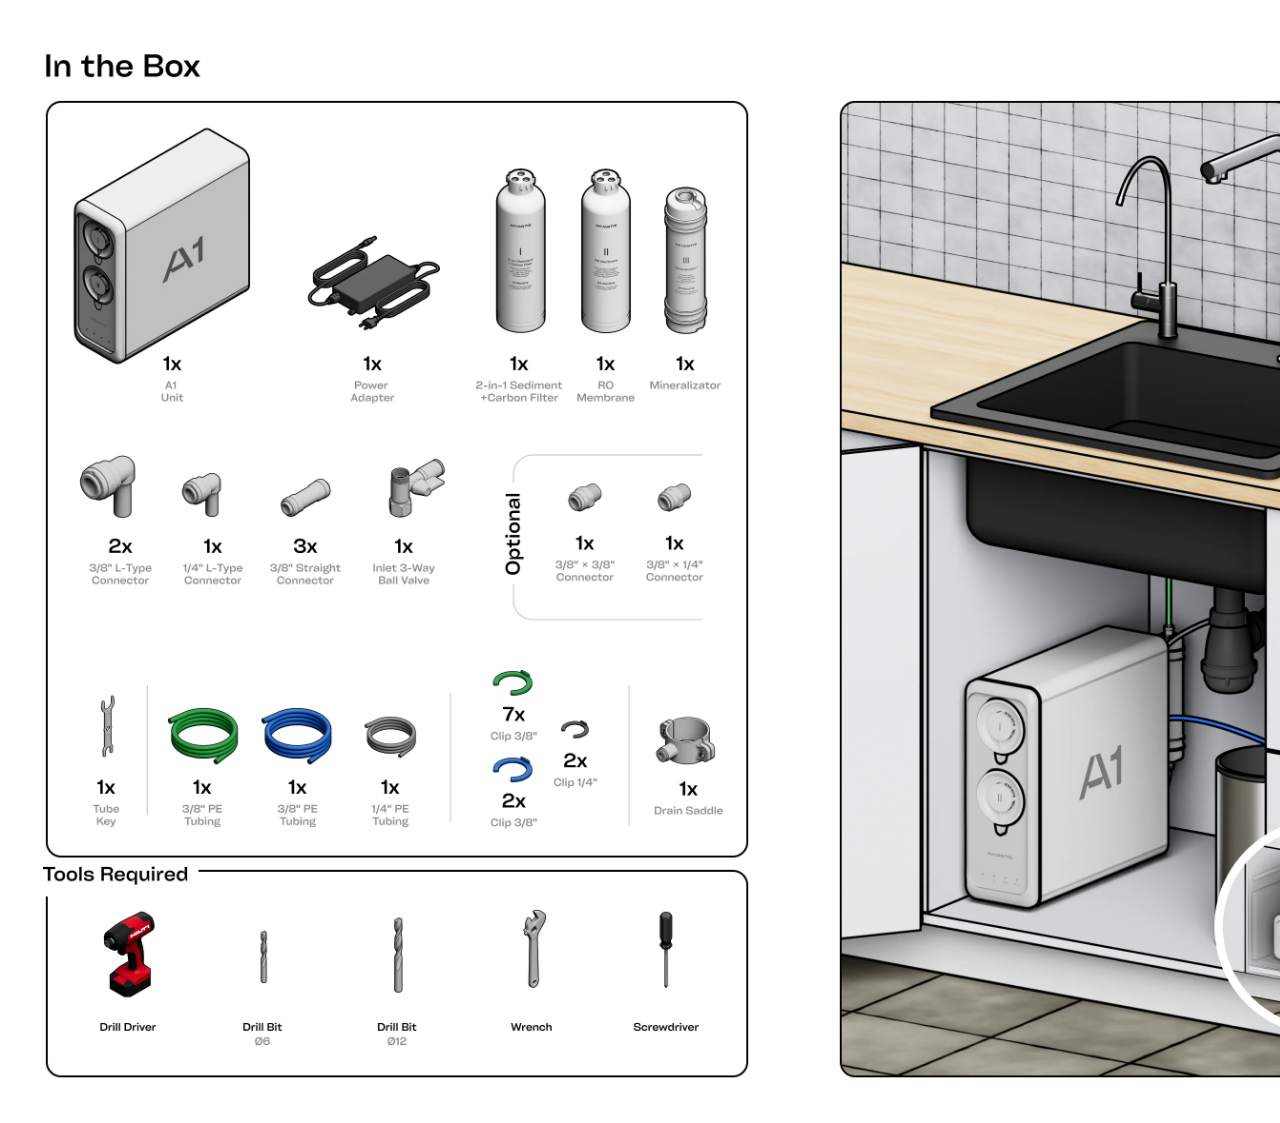
<file: public/a1-manual.html>
<!doctype html>
<html lang="en" data-media="sheet" class="is-static">
<head>
<meta charset="utf-8">
<meta name="viewport" content="width=device-width, initial-scale=1, viewport-fit=cover">
<title>Akvantis A1 — Installation guide</title>
<meta name="description" content="Akvantis A1 Direct Flow Drinking System — installation guide. One printed side, and the ribbon behind the carton's QR.">
<meta name="robots" content="noindex, nofollow">
<link rel="icon" type="image/png" href="favicon.png?v=1">
<link rel="apple-touch-icon" href="apple-touch-icon.png?v=1">
<link rel="stylesheet" href="assets/ui-kit/tokens.css?v=kit198">
<!-- Компоненты инструкции: номер — из кита, заголовки и кадр — свои (см. a1-manual-kit.html). -->
<link rel="stylesheet" href="assets/ui-kit/number.css?v=kit198">
<link rel="stylesheet" href="assets/ui-kit/hotspot.css?v=kit198">
<link rel="stylesheet" href="assets/ui-kit/header.css?v=kit198">
<link rel="stylesheet" href="assets/manual-kit.css?v=35">
<style>
/* ─────────────────────────────────────────────────────────────────────────────
   A1 — THE DOCUMENT.

   This file is the artefact. `a1-manual-prototype.html` is the tool that shows
   it; nothing about the tool is in here, and the tool imports this file in an
   iframe exactly as a browser or a printer gets it. That separation is what lets
   the print PDF come out of the document alone, with no dark chrome to strip.

   ONE DOCUMENT, TWO MEDIA — `data-media` on <html>:
     sheet     420 × 297 mm, one fold → the printed side
     screen    the ribbon behind the carton's QR, mobile first

   ДВЕ СТОРОНЫ, ОДИН ЛИСТ. Обе стороны лежат в разметке одновременно и повёрнуты
   друг к другу спиной: бумага не перерисовывается при перевороте, она
   поворачивается. `?side=front` задаёт сторону на открытии, `#front` / `#inner`
   — меняет её потом, и только это второе анимируется. Адрес остаётся состоянием
   документа; просто у стороны он теперь во фрагменте, потому что фрагмент — это
   единственная часть ссылки, которую можно поменять, не перезагрузив страницу, а
   переворот, который начинается с перезагрузки, — не переворот.

   CONSTRUCTOR, 2026-09-26. The content is data now: manual.json holds the
   cover's blocks, the spreads (each a hand-made image or laid out from
   blocks) and the sections with their blocks; assets/manual-render.js builds
   the sheet and the screen ribbon from it. This file is the shell and the
   behaviour. Edit the manual in a1-manual-prototype.html, not here.

   БУКЛЕТ, 2026-09-24. Один лист перестал вмещать инструкцию, и документ стал
   книжечкой: обложка и N внутренних разворотов. Страниц 2N+2. Документ
   вёрстается разворотами в порядке чтения, а не листами печати: разворот k —
   страницы 2k и 2k+1, наружная сторона — задняя сторонка (стр. 2N+2) и
   обложка (стр. 1). Спуск полос под печать — дело типографии.

   Считаются развороты, а не листы (решение автора, 2026-09-24): вёрстке нужно
   ровно столько разворотов, сколько в ней содержания. На скрепке из листов A3
   собирается только нечётное N (1 → 4 стр., 3 → 8 стр.); при чётном страниц
   не кратно четырём, и в книжечку входит вклейка — лист A4 с фальчиком.
   `?spreads=N` — сколько разворотов (по умолчанию — `data-spreads` на листе;
   старое `?sheets=M` понимается как 2M−1), `?pn=1` — номера страниц,
   `#inner-k` — какой разворот открыт.

   ЧИСТЫЙ ЛИСТ, 2026-09-23. Внутренняя сторона пуста — вёрстка пересобирается по
   новой сетке. Наружная нарисована с макета (Figma, «A1 Manual — outer»).

   2026-10-17: the Manual project (constructor and printed sheet) is gone. This
   copy lives on in the demo; its data, texts, renderer and pictures are written by
   ../A1-Manual-Page/tools/build.mjs from that project's src/.

   TOKENS ONLY, AND DELIBERATELY NOT kit.css. kit.css is instrument chrome for a
   rail-and-stage tool and opens `html, body { height: 100dvh; overflow: hidden }`,
   which a document that is read and printed cannot have. tokens.css is the shared
   language: the face, the greys, the accent, the radii, the space steps.
   ───────────────────────────────────────────────────────────────────────────── */

/* ── НАЧЕРТАНИЕ ОБЛОЖКИ ──
   Макет набран Cy Grotesk **Wide** Medium — это не тот же файл, что стоит в ките
   (**Key** Medium), а другая ширина того же семейства, и подмена одной другой
   меняет длину каждой строки. Файла Wide в репозитории нет: он стоит в системе
   дизайнера, а не в проекте. Объявление ниже ждёт его по месту; пока файла нет,
   строка падает на Key, и обложка набрана уже, чем в макете. Положить
   `CyGrotesk-WideMedium.woff2` рядом с Key — и ничего больше править не нужно. */
@font-face{
  font-family:'Cy Grotesk Wide';
  src:url('assets/fonts/CyGrotesk-WideMedium.woff2') format('woff2'),
      url('assets/fonts/CyGrotesk-WideMedium.otf') format('opentype');
  font-weight:100 900;
  font-style:normal;
  font-display:swap;
}

:root{
  /* ── 1 · the light ground ── */
  --paper      : var(--white);        /* #FCFFFE */
  --paper-sunk : var(--black-50);     /* the well a frame sits in */
  --ink        : var(--black);        /* headings, numbers, rules */
  --ink-2      : var(--black-350);    /* captions */
  --ink-3      : var(--black-250);    /* counts, meta */
  --rule       : var(--black-150);
  --rule-soft  : var(--black-100);

  /* ── функциональный цвет ──
     Три трубки — не акцент бренда: --blue #4EA1FF выбран под тёмный рейл и на
     белой бумаге под мойкой в четверть миллиметра почти исчезает. Эти три
     выбраны по различимости между собой на мелованной бумаге, и это их работа:
     цвет — то, чем монтажник отличает одну линию от другой в тёмной тумбе. */
  --tube-blue  : #1257C8;
  --tube-black : var(--black);
  --tube-red   : #FA2041;

  /* Обложка. Из дизайн-библиотеки, а не из кита: бирюза — её акцент, серо-синий
     — её же линия. Записаны здесь, потому что на листе они больше нигде. */
  --cover-accent : #00849D;   /* Accent Turquoise 100 */
  --cover-rule   : #ABB9DD;   /* White Shades / Grey 40 */
  --cover-ink    : #010006;   /* Black Shades / Black 100 */
  --font-cover   : 'Cy Grotesk Wide', 'Cy Grotesk Key', ui-sans-serif, -apple-system, sans-serif;

  /* ── 2 · the printed type scale ── */
  --pt-sub : 10pt;  --pt-name : 14pt; --pt-h2  : 13pt; --pt-n   : 9pt;
  --pt-cap : 5.6pt; --pt-no   : 10pt;  --pt-tag : 6.5pt;
  --pt-val : 8pt;   --pt-lab  : 5.6pt;

  /* ── 3 · трим, фальц, панель ──
     A3 landscape, один фальц на 210: закрытым это A4 portrait, раскрытым —
     разворот A3, и у него две стороны — наружная (обложка и задняя сторонка) и
     внутренняя, инструкция одним куском.

     ПАНЕЛЬ — вот единица вёрстки, а не лист. Лист складывается, и то, что
     читатель держит перед собой, — всегда одна панель 210 × 297. Поэтому сетка
     принадлежит панели, а поля считаются от её краёв, включая край у фальца:
     сгиб — это край страницы, и поле у него такое же, как у обреза. */
  --sheet-w : 420mm; --sheet-h : 297mm;
  --fold-x  : 210mm;
  --page-w  : 210mm;

  /* Поле. Было 6 мм на весь лист, стало 12 на каждую панель (2026-09-23, ×2):
     шестимиллиметровое поле у фальца прижимало вёрстку к сгибу, а сгиб — это
     место, где бумага гнётся и где палец держит лист. Одно число на все четыре
     стороны обеих панелей. */
  --safe : 12mm;
  --gut  : 3.2mm;
  /* ── МОДУЛЬНАЯ СЕТКА · 12 × 16 НА ПАНЕЛЬ ──
     Выведена из панели, а не написана в миллиметрах: при 210 × 297 и поле 12 мм
     это полоса 186 × 273 и модуль 12,57 × 14,06 мм. Поменяется поле, средник или
     формат — сетка пересчитается сама. Одна и та же снаружи и внутри: стороны
     различаются содержимым, а не разметкой полосы. */
  --cols : 12;
  --rows : 16;

  /* ── 4 · ЕДИНИЦА МАКЕТА ──
     Обложка нарисована на холсте 832 × 1180 — столько пикселей в панели у
     макета. Координаты ниже переписаны из него числом в число, а переводит их
     сюда одна пара множителей. Поэтому в разметке видны те же 48, 919, 1035.5,
     что стоят в Figma, и любую из них можно сверить, не считая миллиметры.

     Множителя два, по одному на ось: холст макета 832 × 1180 — это отношение
     1,4187, а A3 — 1,4142. Разница 0,3 %, и она должна лечь в масштаб, а не в
     смещение: композиция важнее, чем абсолютная квадратность отдельного
     кружка, который от этого станет эллипсом на три сотых миллиметра. */
  --ux : calc(210mm / 832);
  --uy : calc(297mm / 1180);
}

*{box-sizing:border-box}
html,body{margin:0}
/* Комната вокруг листа. Она нужна документу, открытому самому по себе: без неё
   белая бумага стоит на белом поле браузера и обрез не виден вовсе. В кадре
   инструмента комнату рисует инструмент, своим холстом, — и там эта заливка не
   просто лишняя, а вредная: кадр ровно по размеру листа, и единственный момент,
   когда её видно, — середина переворота, где она и оказывается той белой плитой
   позади повернувшихся сторон. Поэтому во вложенном документе её нет. */
body{
  background:var(--black-100);
  color:var(--ink);
  font-family:var(--font-primary);
  font-size:var(--text-13);
  line-height:1.4;
  -webkit-font-smoothing:antialiased;
}
/* Полей у сцены нет: в кадре инструмента лист занимает его целиком, и любой
   отступ здесь — это полоса чужого фона поверх бумаги и прокрутка на ровном
   месте. Поля вокруг листа рисует комната инструмента, а не документ. */
/* Прозрачным здесь не отделаться. У документа во фрейме есть собственная
   базовая подложка, и она белая: `transparent` на `html` и на `body` её не
   снимает — проверено, кадр остаётся белым ровно по своим границам. Видно это
   становится в середине переворота, когда обе стороны стоят к зрителю ребром и
   закрывать подложку больше нечем.

   Поэтому вложенный документ комнату не гасит, а перекрашивает — в тот же тон,
   которым рисует холст всякий инструмент на ките. Цвет взят из общего словаря,
   а не списан с рейла: tokens.css — это то, что у документа и у инструмента
   общее по построению. Если холст когда-нибудь станет другого тона, честный
   способ — попросить его адресом (`?room=…`), а не заводить второй хекс. */
html.is-embedded body{background:var(--black)}
/* `?room=paper` — комнаты нет вовсе, под листом бумага. Так документ берут грани
   трёхмерного вида: там лист режется на полосы, и на стыке двух граней их края
   сглаживаются — через это сглаживание тёмная комната просвечивала пунктиром
   поперёк бумаги. Под бумагой должна быть бумага. */
html.room-paper, html.room-paper body{background:var(--paper)}
.stage{display:flex;justify-content:center;padding:0}
/* `?bleed=1`: room around the sheet for a lifted page; transparent, so the tool's canvas shows */
html.bleed, html.bleed body{background:transparent!important}
/* the tool is color-scheme dark; a frame whose scheme differs gets an opaque
   white backdrop from the browser, so the bleeding frame matches it */
html.bleed{color-scheme:dark}
/* shown inside a viewer: the sheet cannot be selected or highlighted */
html.bleed, html.bleed *{-webkit-user-select:none;user-select:none}
html.bleed ::selection{background:transparent}
html.bleed img{-webkit-user-drag:none}
html.bleed .stage{padding:74.25mm 105mm}

/* ═══════════════ THE SHEET ═══════════════
   Лист — оболочка, а не вёрстка: он знает свой трим, свои фальцы и то, какой
   стороной повёрнут. Вёрстка живёт на панели. */
/* Бумаги у самого листа нет, и это не мелочь. Белым красит сторона, а сторона
   поворачивается вместе с содержимым; заливка же на `.sheet` лежит в плоскости
   экрана и никуда не поворачивается — в середине переворота, когда обе стороны
   стоят к зрителю ребром, она остаётся стоять белым прямоугольником, и лист
   выглядит не перевёрнутым, а погасшим. Лист — это держатель трима и фальца;
   бумага принадлежит стороне. */
.sheet{
  width:var(--sheet-w);height:var(--sheet-h);
  position:relative;overflow:hidden;
  perspective:1400mm;
}

/* ── ПЕРЕВОРОТ ──
   Полсекунды и одна ось. Стороны не показываются и не прячутся — они повёрнуты
   спиной друг к другу и всё время обе в разметке: спрятанная сторона `display:
   none` не переворачивается, она исчезает, а бумага, которая исчезает и
   появляется с другой стороны, — это две бумаги.

   `backface-visibility` и есть весь механизм: с какой стороны лист повёрнут,
   такую и видно. Кривая — стандартная кита: быстро отрывается, мягко встаёт.

   `is-static` снимает переход на первый кадр: сторона, заданная адресом,
   принадлежит открытому документу, а не переключению, и лист не должен
   переворачиваться сам по себе, пока его только открыли. */
.flip{
  position:absolute;inset:0;
  transform-style:preserve-3d;
  transition:transform .5s cubic-bezier(.4,0,.2,1);
}
.sheet[data-side="front"] .flip{transform:rotateY(180deg)}
html.is-static .flip{transition:none}
/* `?flip=0` — сторона меняется мгновенно. Так документ открывает инструмент: он
   переворачивает кадр сам, на полноэкранном холсте, а сюда приходит только смена
   стороны — в тот момент, когда лист стоит ребром и его не видно. Свой переворот
   документ оставляет для того случая, когда его открыли самого по себе. */
html.no-flip .flip{transition:none}
/* page turn (?turn=1): copies of the old/new spread over the real sheet */
.turn-layer{position:absolute;inset:0;z-index:5;transform-style:flat;perspective:1400mm;pointer-events:none}
html.is-closed .sheet > .flip, html.is-closed .sheet > .fold{visibility:hidden}
.sheet:has(.turn-layer){overflow:visible}
.turn-leaf{position:absolute;inset:0;transform-style:flat;transform-origin:50% 50%;will-change:transform}
.turn-copy img{-webkit-backface-visibility:visible;backface-visibility:visible}
.turn-leaf > .turn-copy{-webkit-backface-visibility:visible!important;backface-visibility:visible!important}
.turn-copy{position:absolute;inset:0;backface-visibility:hidden;-webkit-backface-visibility:hidden;display:grid!important}
.turn-shade{position:absolute;top:0;bottom:0;width:50%;opacity:0;pointer-events:none;backface-visibility:hidden}
.turn-shade.is-r{left:50%;background:linear-gradient(to right, rgba(0,0,0,.5), rgba(0,0,0,0) 70%)}
.turn-shade.is-l{left:0;background:linear-gradient(to left, rgba(0,0,0,.5), rgba(0,0,0,0) 70%)}
@media (prefers-reduced-motion:reduce){ .flip{transition:none} }

/* Сторона — это две панели встык, и больше ничего. Полей у стороны нет: поля
   принадлежат панели, иначе у фальца их оказалось бы два — своё и общее. */
.side{
  position:absolute;inset:0;
  display:grid;grid-template-columns:var(--page-w) var(--page-w);
  background:var(--paper);
  backface-visibility:hidden;
}
.side-front{transform:rotateY(180deg)}

/* ПАНЕЛЬ — A4, одна из четырёх страниц издания: две снаружи, две внутри.

   Сама панель — пустая коробка без полей и без сетки, и это сделано нарочно.
   Слоёв в ней два: наборная полоса с сеткой и свободный слой обложки, и оба
   лежат `inset: 0`, то есть ровно по обрезу страницы. Поля принадлежат полосе,
   а не панели, потому что абсолютные координаты внутри контейнера с полем
   считаются от разных краёв в разных случаях — у grid-контейнера это обошлось
   сдвигом обложки на целое поле. Пустая коробка такой двусмысленности не имеет:
   край страницы у обоих слоёв один и тот же. */
.panel{position:relative;min-width:0;min-height:0}

/* Наборная полоса: поле и модульная сетка. Всё, что стоит по колонкам, живёт
   здесь. */
.page-grid{
  position:absolute;inset:0;
  padding:var(--safe);
  display:grid;
  grid-template-columns:repeat(var(--cols),1fr);
  grid-template-rows:repeat(var(--rows),1fr);
  gap:var(--gut);
}

/* ── СЕТКА ПОВЕРХ ──
   Показывается по `?grid=1`. Лежит в той же панели и повторяет её собственные
   треки — не вторая сетка рядом с первой, а та же самая, обведённая. Контур
   выпущен наружу на четверть средника, и между соседями остаётся половина: две
   линии, отстоящие на целый средник, читаются полосой. */
.grid-overlay{
  grid-column:1/-1;grid-row:1/-1;
  display:grid;
  grid-template-columns:repeat(var(--cols),1fr);
  grid-template-rows:repeat(var(--rows),1fr);
  gap:var(--gut);
  pointer-events:none;z-index:5;
}
html:not(.show-grid) .grid-overlay{display:none}
/* Lines, not boxes: every column is a strip the full height of the type area,
   every row a strip its full width, each drawn by its two edges — so the
   verticals and horizontals cross through the gutters. Ink 30% darker than
   --rule (#CBCDCD × 0.7; a plain hex, since html2canvas cannot read color-mix). */
.grid-overlay{--grid-ink:#8E8F8F}
.grid-overlay .gc{grid-row:1/-1;border-inline:.25mm solid var(--grid-ink)}
.grid-overlay .gr{grid-column:1/-1;border-block:.25mm solid var(--grid-ink)}

/* The document draws the guides; the tool only asks for them. Фальц один и
   принадлежит листу, а не стороне: бумага складывается целиком, и на обороте
   тот же сгиб. По умолчанию погашен — это лекало, а не краска. */
.fold{position:absolute;border:0 dashed #FA2041;opacity:.4;pointer-events:none;z-index:6}
.fold-v{left:var(--fold-x);top:0;bottom:0;border-left-width:1px}
.fold-v::after{content:"фальц";position:absolute;top:2mm;left:2mm;font-size:6pt;color:#FA2041}
html:not(.show-fold) .fold{display:none}

/* ── ЛИСТ БЕЗ ГРАФИКИ ──
   `?art=0`. Рисунки гаснут, а не исчезают: `visibility` оставляет им место, и
   видно ровно то, ради чего слой выключают, — сколько на листе текста и держит
   ли вёрстка, когда картинка перестаёт держать кадр за неё. */
html.no-art .panel img,
html.no-art .panel :not(.grid-overlay)>svg{visibility:hidden}

/* ── ЧИСТЫЙ ЛИСТ ──
   `?content=0`. Гаснет содержимое панелей, и остаётся бумага: тот же формат, те
   же поля, ничего на них. Направляющие остаются: фальц и сетка — не содержимое,
   а слои поверх него, у каждого свой выключатель. */
html.no-content .cover,
html.no-content .page-grid>*:not(.grid-overlay){visibility:hidden}

/* ═══════════════ COVER ═══════════════
   The outer side: back page on the left, front on the right. A composition,
   not a flow — its blocks (manual.json → cover.blocks) are placed in mock-up
   units from the trim, the same numbers as in Figma. Built by
   assets/manual-render.js; styled here.

     .cv-text    a line or a paragraph — size, colour, alignment per block
     .cv-img     a mark, a logo, a badge — placed and sized
     .cv-photo   the page's picture: page-wide at scale 1, moved and scaled
     .cv-rule    a hairline, horizontal or vertical */
.cover{
  position:absolute;inset:0;
  overflow:hidden;
  font-family:var(--font-cover);
  color:var(--cover-ink);
  font-feature-settings:"lnum" 1, "pnum" 1;
}
.cover>*{position:absolute;margin:0}
.cv-text{font-weight:500;white-space:normal}
.cv-img{display:block;object-fit:contain}
.cv-photo{display:block;height:auto}
.cv-rule{box-sizing:border-box}

/* ═══════════════ PAGES BUILT FROM BLOCKS ═══════════════
   A page of a spread in blocks mode: a 12-column flow inside the page's
   margins. Sections take `--span` columns, frames take their span of the
   section, rows form themselves. Numbers are the mock-up's: 13 u between
   frames, the grid's own gutter between columns. */
.page-flow{
  position:absolute;inset:var(--safe);z-index:2;
  display:grid;grid-template-columns:repeat(12, minmax(0, 1fr));
  column-gap:var(--gut);row-gap:calc(24 * var(--u));
  align-content:start;overflow:hidden;
}
.side-inner[data-mode="image"] .page-flow{display:none}
/* In the constructor, a page whose content runs past its bottom margin says so. */
html.is-embedded:not(.capture) .page-flow.is-over{outline:calc(3 * var(--u)) dashed #FA2041;outline-offset:calc(4 * var(--u))}
.page-flow > .m-sec{grid-column:span var(--span, 12);min-width:0}
.page-flow .m-sec > .m-title{margin-bottom:calc(24 * var(--u))}
.page-flow .m-sec-body{display:flex;flex-direction:column;gap:calc(13 * var(--u))}
.page-flow .m-grid{display:grid;grid-template-columns:repeat(var(--span, 12), minmax(0, 1fr));gap:calc(13 * var(--u)) var(--gut)}
.page-flow .is-group .m-group{padding:calc(30 * var(--u)) calc(12 * var(--u)) calc(12 * var(--u))}
.page-flow .m-rows{display:flex;flex-direction:column}
.page-flow .m-rows > .m-items + .m-items{margin-top:calc(12 * var(--u));padding-top:calc(12 * var(--u));border-top:calc(1 * var(--u)) solid var(--cover-rule)}
.page-flow .m-items{display:grid;grid-template-columns:repeat(auto-fill, minmax(calc(96 * var(--u)), 1fr));gap:calc(8 * var(--u)) calc(12 * var(--u))}
.page-flow .is-narrow .m-items{grid-template-columns:1fr}
.page-flow .m-item .m-label{text-align:center}
.page-flow .m-specs{display:grid;grid-template-columns:repeat(var(--n), minmax(0, 1fr));gap:calc(16 * var(--u))}
.page-flow .m-item-art > img{padding:8%;box-sizing:border-box}

/* ═══════════════ РАЗВОРОТЫ ═══════════════
   Внутренняя сторона — не одна, а N разворотов, и все они лежат в разметке
   стопкой в одном месте листа, за обложкой. Виден один — открытый (`.is-on`).
   Разворот, которого при заданном числе разворотов нет вовсе, помечен `.is-out` и
   не показывается нигде: ни на листе, ни в ленте, ни в печати. */
.side-inner.is-out{display:none!important}
html:not([data-media="screen"]) .side-inner:not(.is-on){display:none}

/* ── ГРАФИКА НА ВЕСЬ РАЗВОРОТ ──
   Картинка, собранная сразу на разворот (из Figma, одним кадром), ложится на
   обе страницы по обрезу. Растягивается ровно в трим: холст макета 1664 × 1180
   отличается от A3 на 0,3 %, и это разница, которую лучше отдать масштабу, чем
   полоске бумаги у края. Выше неё — только номера страниц и сетка. */
.spread-art,
.page-art{
  position:absolute;inset:0;width:100%;height:100%;
  object-fit:fill;z-index:3;pointer-events:none;display:block;
}
/* A picture per page (2026-10-06): one spread = L + R, each exported from Figma
   as its own page, 832 × 1180. It lies in its panel, to the trim, the same way. */
html.no-art .spread-art, html.no-art .page-art,
html.no-content .spread-art, html.no-content .page-art{visibility:hidden}

/* ── НОМЕР СТРАНИЦЫ ── `?pn=1`
   Во внешнем углу: чётные — слева, нечётные — справа, как у любой книги.
   На обложке и задней сторонке номера нет. */
/* 2026-10-07: the folio moved to the TOP outer corner, over the page title — the
   place the Figma pages keep for it («/ 14», 1379:13711): 17 u from the top,
   46 u from the left edge on even pages, 48 u from the right on odd ones;
   Cy Grotesk Key Medium 16 u / 1.12, black. */
.page-no{
  position:absolute;z-index:4;display:none;
  top:calc(17 * var(--u));
  font-family:var(--font-primary);font-weight:500;font-size:calc(16 * var(--u));line-height:1.12;
  color:#000;white-space:nowrap;
  font-feature-settings:"tnum" 1, "lnum" 1;
}
html.show-pn .page-no{display:block}
.panel-l .page-no{left:calc(46 * var(--u))}
.panel-r .page-no{right:calc(48 * var(--u))}

/* ═══════════════ THE RIBBON — screen version ═══════════════
   The same manual for a phone and a desktop (`?media=screen`): the same
   sections, in the same order, laid out as a page that scrolls. Built by
   assets/manual-render.js from manual.json, out of the manual kit
   (assets/manual-kit.css), so a component changed there changes in both.

   Mobile first — one column, 16 px gutters — and two steps up: 600 px (two
   columns of frames) and 1024 px (the desktop: a 12-column flow where a
   section takes its `span`, so In the box and Tools stand side by side as on
   page 2). The cover is not part of the ribbon. */
.ribbon{display:none}
/* The ribbon is a page, and a page is paper — also inside the tool's frame.
   `html.is-embedded body` paints the embedded SHEET's room black (the flip
   needs it); the ribbon has no room, so it takes paper back, with the
   specificity to win. */
html[data-media="screen"] body,
html.is-embedded[data-media="screen"] body{background:var(--paper)}
[data-media="screen"] .stage{display:none}
[data-media="screen"] .ribbon{display:block}

.ribbon{margin:0 auto;padding:var(--space-24) var(--space-16) var(--space-64);color:var(--m-ink)}
.r-head{display:flex;align-items:flex-start;justify-content:space-between;gap:var(--space-16)}
.r-logo{display:block;height:var(--space-40);width:auto}
.ribbon .m-title{font-size:var(--text-32)}
.r-flow{display:grid;grid-template-columns:minmax(0, 1fr);gap:var(--space-48);margin-top:var(--space-40)}
/* 2026-09-29: шапка «Manual Guide» + A1 убрана — контент начинается сверху */
/* 2026-09-29: the head block is back — «Manual Guide» and the A1 mark, the
   first thing on the ribbon, then the sections. Sized from the type scale. */
.r-head{align-items:center;gap:var(--space-16);padding-bottom:var(--space-16);border-bottom:var(--hairline) solid var(--rule-soft)}
.ribbon .r-head .m-title{flex:1 1 auto;min-width:0;white-space:nowrap;font-size:var(--text-24);line-height:var(--space-32)}
/* the A1 mark, small, behind a vertical divider */
.ribbon .r-head .r-logo{box-sizing:content-box;flex:0 0 auto;width:auto;height:var(--space-24);
  padding:var(--space-8) 0 var(--space-8) var(--space-16);border-left:var(--hairline) solid var(--rule-soft)}
@media (min-width:1024px){ .ribbon .r-head .r-logo{height:var(--space-32)} }
.ribbon .r-head + .r-flow{margin-top:0}
/* ── HERO (2026-10-01) ── as the product passport opens: the machine centred,
   then the guide's name, the A1 mark and one grey line of what it is. Replaces
   the one-line head and its divider. */
.ribbon .r-hero{display:block;text-align:center;padding:0 0 var(--space-32);border-bottom:var(--hairline) solid var(--rule-soft)}
.r-hero-shot{height:var(--space-232, 232px);display:flex;align-items:center;justify-content:center}
.r-hero-shot img{max-width:100%;max-height:100%;object-fit:contain;display:block}
.r-hero-title{margin:var(--space-24) 0 0;font-size:var(--text-16);font-weight:var(--fw-medium);line-height:var(--lh-tight);color:var(--ink)}
.r-hero-name{display:block}
.ribbon .r-hero .r-logo{display:block;height:var(--space-32);width:auto;margin:var(--space-12) auto 0;padding:0;border:0}
.r-hero-kind{margin:var(--space-8) 0 0;font-size:var(--text-13);line-height:var(--lh-snug);color:var(--ink-3)}
/* ── THE PRODUCT IN THE BAR (2026-10-01) ── the photo on the left edge, the A1
   mark on the right; both stay out while the hero is on screen (it shows the
   same two) and come in once the first screen is scrolled past. */
@media (min-width:1024px){
  /* 2026-10-07: the photo moved to the right, in front of the A1 mark; the left
     margin is the Akvantis mark's (32) */
  .r-bar .r-product-img, .r-bar .r-product-mark{opacity:0;transition:opacity var(--r-dur) var(--r-ease)}
  body.past-hero .r-bar .r-product-img, body.past-hero .r-bar .r-product-mark{opacity:1}
}
/* 2026-10-07: THE ROW OF SECTIONS SITS IN THE CONTENT'S CONTAINER. On the desktop
   the bar is as wide as the screen, but its links start and end where the
   sections below do — the same `--g-off` columns in from each margin (the
   formula is the ribbon's own padding). The photo and the A1 mark stay at the
   margins, outside it. Centred while the row fits, scrolls inside the
   container when it does not (ui-kit/header.css, `safe center`). */
@media (min-width:1024px){
  [data-media="screen"] .r-bar .header-nav{
    --bar-col:calc((100% - 2 * var(--gm) - (var(--gc) - 1) * var(--gg)) / var(--gc));
    position:absolute;top:0;bottom:0;margin:0;padding:0;scroll-padding:0;
    left:calc(var(--gm) + var(--g-off) * (var(--bar-col) + var(--gg)));
    right:calc(var(--gm) + var(--g-off) * (var(--bar-col) + var(--gg)))}
  [data-media="screen"] .r-bar .r-product{margin-left:auto}
}
/* ── ROWS RUN EDGE TO EDGE (2026-10-01) ── from 768 the sideways rows of In the
   box and Tools use the whole viewport: the container is as wide as the screen,
   and its side padding puts the first card back on the content's left edge. */
/* 2026-10-07: tablet only. On the desktop the row stays inside the container,
   like every other section — one width for the whole manual. */
@media (min-width:768px) and (max-width:1023px){
  html[data-media="screen"] .ribbon .r-scroll:has(> .m-rows){width:100vw;margin-left:calc(50% - 50vw)}
  html[data-media="screen"] .ribbon .r-scroll > .m-rows{--bleed:calc((100vw - 100cqw) / 2);
    margin:0;padding:0 var(--bleed) var(--space-4);scroll-padding:0 var(--bleed)}
  html[data-media="screen"] .ribbon .r-scroll:has(> .m-rows)::after{right:0}
}
/* 2026-10-07: A SIDEWAYS ROW NEVER SCROLLS UP AND DOWN. `overflow-x:auto` makes
   the other axis scrollable too, and a row whose cards stick out by a few
   pixels (the reveal moves them 16 px) became a small vertical scroller: the
   wheel or the finger moved the row instead of the page, and the page stood
   still. The vertical axis is clipped, so a vertical gesture over a row always
   goes to the page; sideways it scrolls as before. (An earlier attempt set
   `touch-action:pan-x` here — that blocked the page scroll on a phone; gone.) */
html[data-media="screen"] .ribbon .m-rows,
html[data-media="screen"] .ribbon .r-row,
html[data-media="screen"] .ribbon .m-specs{overflow-y:hidden;overscroll-behavior-y:auto;touch-action:pan-x pan-y}
/* no head block any more (2026-10-02): nothing above the first section */
.ribbon > .r-flow{margin-top:0}
@media (max-width:1023px){ html[data-media="screen"] body .ribbon{padding-top:0} }
/* ── SAFETY SPECS AS TILES (2026-10-02) ── phone and tablet: a grid of cards on
   the column grid, not a scrolling row — two across on a phone (3 of 6
   columns), four on a tablet (2 of 8). The desktop keeps the row. */
@media (max-width:1023px){
  html[data-media="screen"] .ribbon .m-specs{display:grid;grid-template-columns:repeat(2, minmax(0, 1fr));gap:var(--gg);
    overflow:visible;margin:0;padding:0;cursor:auto;scroll-snap-type:none}
  html[data-media="screen"] .ribbon .m-spec{flex:none;min-width:0;padding:var(--space-16) var(--space-12);
    border-radius:var(--radius-16);background:var(--paper-sunk)}
  html[data-media="screen"] .ribbon .m-spec-icon{width:var(--space-48);height:var(--space-48)}
  html[data-media="screen"] .ribbon .m-spec-icon img{width:100%;height:100%}
  html[data-media="screen"] .ribbon .m-spec-value{margin-top:var(--space-8);font-size:var(--text-24);line-height:var(--lh-tight)}
  html[data-media="screen"] .ribbon .m-spec-what{font-size:var(--text-14)}
  .ribbon .r-scroll:has(> .m-specs)::after{display:none}
}
@media (min-width:768px) and (max-width:1023px){
  html[data-media="screen"] .ribbon .m-specs{grid-template-columns:repeat(3, minmax(0, 1fr))}
}
/* the Akvantis mark: out of the bar, to the end of the page — grey, centred */
[data-media="screen"] .r-bar .header-mark, [data-media="screen"] .r-bar .header-mark-in{display:none}
/* 2026-10-07: on the desktop the Akvantis mark is back at the left margin, 32 */
@media (min-width:1024px){ [data-media="screen"] .r-bar .header-mark{display:block} }
/* ── LANGUAGE (2026-10-07) ── En · De · Ua at the foot of the page, over the
   Akvantis mark. The words are in assets/manual-texts.js; `?lang=de` opens a language,
   the choice is kept in the reader's browser (`akv-region`, as the passport). */
.r-lang{display:none}
/* 2026-10-07: hidden everywhere. The language comes from the address (`?lang=`)
   or the earlier choice; the switch shows only when asked for with `?langs=1`. */
html.show-lang[data-media="screen"] .r-lang{display:flex;justify-content:center;gap:var(--space-4);margin-top:var(--space-48)}
.r-lang + .r-foot{padding-top:var(--space-24)}
.r-lang button{appearance:none;border:0;margin:0;background:none;cursor:pointer;
  font-family:var(--font-primary);font-size:var(--text-14);font-weight:var(--fw-semibold);line-height:1;
  color:var(--ink-3);min-width:var(--space-40);height:var(--space-32);padding:0 var(--space-8);border-radius:var(--radius-16)}
.r-lang button:hover{color:var(--ink)}
.r-lang button[aria-pressed="true"]{color:var(--white);background:var(--black)}
.r-lang button:focus-visible{outline:var(--space-2) solid var(--ink);outline-offset:var(--space-2)}
.r-foot{display:flex;justify-content:center;padding:var(--space-48) 0 var(--space-16);color:var(--ink-3)}
.r-foot svg{width:var(--space-32);height:var(--space-32);display:block}
/* the same block as the passport's hero (passport.css): picture 232, brand
   16/500, mark 32, kind 13 grey, the finish — a 32 disc and its name 13/600 */
.r-hero-finish{display:flex;flex-direction:column;align-items:center;gap:var(--space-8);margin-top:var(--space-12)}
.r-hero-disc{width:var(--space-32);height:var(--space-32);border-radius:50%;box-shadow:inset 0 0 0 var(--hairline) var(--rule)}
.r-hero-finish-name{font-size:var(--text-13);font-weight:var(--fw-semibold);color:var(--ink)}

.r-flow > .m-sec{min-width:0;scroll-margin-top:calc(var(--r-bar-h) + env(safe-area-inset-top) + var(--space-8))}
.r-flow > .m-sec.is-cont{margin-top:calc(var(--space-40) * -1)}
.ribbon .m-sec > .m-title{margin-bottom:var(--space-24)}
/* 2026-09-29: accordion — one heading for every block, each folds away */
.acc-head{display:flex;align-items:center;justify-content:space-between;gap:var(--space-12);cursor:pointer;list-style:none;
  -webkit-tap-highlight-color:transparent;padding-bottom:var(--space-16);border-bottom:0;min-height:var(--space-32)}
.acc-head::-webkit-details-marker{display:none}
.acc-head::marker{content:''}
.ribbon .acc-head .m-title{margin:0;font-size:var(--text-24);line-height:var(--space-32)}
.acc-chev{flex:0 0 auto;width:var(--space-8);height:var(--space-8);margin-right:var(--space-4);border-right:var(--space-2) solid var(--ink);border-bottom:var(--space-2) solid var(--ink);
  transform:translateY(-25%) rotate(45deg);transition:transform var(--r-dur) var(--r-ease)}
.m-sec.is-acc:not(.is-open) .acc-chev{transform:translateY(0) rotate(-45deg)}
.m-sec.is-acc:not(.is-open) .acc-head{padding-bottom:0}
/* every spacing that depends on open/closed follows the section's .is-open
   class (set by the script at the START of the motion, both ways) and moves
   with the height — nothing snaps at the end of the animation */
.m-sec.is-acc,.m-sec.is-acc .acc-head{transition:padding var(--r-acc-dur) var(--r-ease)}
.acc-chev{transition-duration:var(--r-acc-dur)}
@media (prefers-reduced-motion: reduce){ .m-sec.is-acc,.m-sec.is-acc .acc-head,.acc-chev{transition:none} }
.acc-head:focus-visible{outline:var(--space-2) solid var(--m-ink);outline-offset:var(--space-4);border-radius:var(--radius-4)}
.r-flow > .m-sec.is-acc{border-bottom:var(--hairline) solid var(--rule-soft);padding:var(--space-16) 0}
.r-flow > .m-sec.is-acc:last-child{border-bottom:0}
/* an OPEN section: the same air above and below its bottom divider —
   content → divider and divider → next title — 24 on a phone, 32 from 1024 */
html{--acc-gap:var(--space-24)}
@media (min-width:1024px){ html{--acc-gap:var(--space-32)} }
.r-flow > .m-sec.is-acc.is-open{padding-bottom:var(--acc-gap)}
.r-flow > .m-sec.is-acc.is-open + .m-sec.is-acc{padding-top:var(--acc-gap)}
.r-flow{row-gap:0}
.ribbon .m-sec-body{display:flex;flex-direction:column;gap:var(--space-12)}
.ribbon .is-group .m-group{padding:var(--space-32) var(--space-12) var(--space-16);height:100%;box-sizing:border-box}

/* Rows of In the box and Tools. On a phone each row scrolls sideways on its
   own, snapping to a card, and shows a third of the next card so the scroll
   announces itself. From 1024 px the rows wrap instead of scrolling. */
.r-row{
  display:flex;gap:var(--space-12);
  overflow-x:auto;overscroll-behavior-x:contain;
  scroll-snap-type:x mandatory;scroll-padding:0 var(--space-12);
  margin:0 calc(var(--space-12) * -1);padding:0 var(--space-12) var(--space-4);
  scrollbar-width:none;
}
.r-row::-webkit-scrollbar{display:none}
@media (hover:hover){ .ribbon .r-row{cursor:grab} .ribbon .r-row:active{cursor:grabbing} }
.r-row img{-webkit-user-drag:none;user-select:none}
.ribbon .r-row > .m-item{flex:0 0 38%;scroll-snap-align:start}
.ribbon .m-rows > .m-items + .m-items{margin-top:var(--space-16);padding-top:var(--space-16);border-top:var(--hairline) solid var(--rule)}
.ribbon .r-row .m-label{font-size:var(--text-24);line-height:var(--lh-tight);text-align:center}  /* the count: 1x, 7x */
.ribbon .m-item .m-desc{display:block;margin-top:var(--space-4);font-size:var(--text-14);line-height:var(--lh-snug);font-weight:var(--fw-medium);color:var(--ink-3)}  /* the name: grey, kit --black-250 */
.ribbon .m-item .m-desc.is-name{color:var(--ink)}
.ribbon .m-item .m-desc.m-sub{margin-top:0;color:var(--ink-3)}  /* a size under a black name: Drill Bit / Ø6 */  /* no count (Tools): the name is the caption, black */
.ribbon .r-row .m-item-art > img{padding:8%;box-sizing:border-box}

/* frames */
.ribbon .m-grid{display:grid;grid-template-columns:minmax(0, 1fr);gap:var(--space-12);align-items:start}

/* issues — Troubleshooting: cards in the column grid, 2 across, 3 from 1024 */
.ribbon .m-issues{display:grid;grid-template-columns:repeat(2, minmax(0, 1fr));gap:var(--gg);align-items:start}
@media (min-width:1024px){ .ribbon .m-issues{grid-template-columns:repeat(3, minmax(0, 1fr))} }
/* the issue card itself is a manual-kit component (assets/manual-kit.css, .m-issue);
   only its place on the grid is set here */

/* specs */
.ribbon .m-specs{display:flex;flex-wrap:nowrap;gap:var(--space-16);overflow-x:auto;overscroll-behavior-x:contain;
  scroll-snap-type:x mandatory;scroll-padding:0 var(--gm);margin:0 calc(var(--gm) * -1);padding:var(--space-4) var(--gm) var(--space-4);
  scrollbar-width:none}
.ribbon .m-specs::-webkit-scrollbar{display:none}
.ribbon .m-spec{flex:0 0 auto;min-width:var(--space-112);scroll-snap-align:start}
.ribbon .m-spec-icon{background:none}
@media (hover:hover){ .ribbon .m-specs{cursor:grab} .ribbon .m-specs:active{cursor:grabbing} }
.ribbon .m-spec-value{font-size:var(--text-14)}
.ribbon .m-spec-what{font-size:var(--text-11)}
.ribbon .m-text{font-size:var(--text-16)}

@media (min-width:600px){
  .ribbon{padding:var(--space-32) var(--space-24) var(--space-80)}
  .ribbon .r-row > .m-item{flex-basis:22%}
  .ribbon .m-grid{grid-template-columns:repeat(2, minmax(0, 1fr))}
}
@media (min-width:1024px){
  .ribbon{padding:var(--space-48) var(--space-32) var(--space-96)}
  .r-flow{grid-template-columns:minmax(0, 1fr);gap:0}
  .r-flow > .m-sec{grid-column:1 / -1}
  .r-flow > .m-sec.is-cont{margin-top:calc(var(--space-48) * -1)}
  .ribbon .r-row{overflow:visible;flex-wrap:wrap;margin:0;padding:0 0 var(--space-4);cursor:auto}
  .ribbon .r-row > .m-item{flex:0 0 calc((100% - 5 * var(--space-12)) / 6)}
  /* a narrow section: its cards stack and keep the wide section's card size */
  .ribbon .is-narrow .r-row{flex-direction:column;align-items:center}
  .ribbon .is-narrow .r-row > .m-item{flex:none;width:62%}
  .ribbon .m-grid{grid-template-columns:repeat(3, minmax(0, 1fr));gap:var(--space-16)}
}

/* ── THE BAR — section stepper, pinned to the bottom ──
   The kit's top bar (header.css), used as it is: frosted pill, mark, a row of
   section links that scrolls sideways on a phone, the ink rule under the
   section being read, the count on the right. The only local rule is where it
   is anchored: at the bottom, where a thumb is. Links are built from the
   sections that have a title. */
.r-bar{display:none}
[data-media="screen"] .r-bar{display:flex}
/* 2026-09-29: белая панель во всю ширину вьюпорта, прижата к низу — без
   скругления и без отступа; frost — белый. Нижний inset уходит внутрь панели. */
[data-media="screen"] .r-bar.header{top:0;bottom:auto;left:0;transform:none;
  width:100%;max-width:none;border-radius:0;
  height:calc(var(--r-bar-h) + env(safe-area-inset-top));
  padding-top:env(safe-area-inset-top);
  background:var(--r-frost-paper);
  box-shadow:inset 0 calc(var(--hairline) * -1) 0 var(--rule-soft)}
[data-media="screen"] body.bar-away .r-bar.header{transform:translateY(-100%)}
[data-media="screen"] .ribbon{padding-top:calc(var(--r-bar-h) + env(safe-area-inset-top) + var(--space-24));padding-bottom:var(--space-64)}
/* 2026-09-29: в панели нет знака и счётчика — только секции */
/* The Akvantis mark: fixed at the left margin of the bar from 768; on a phone
   it is the first thing IN the scrolling row, so it leaves with the row as the
   reader moves through the sections. */
.r-bar .header-aside{display:none}
/* desktop: the product on the right of the bar — the A1 photo (ui-kit/photos,
   trimmed, white-grey) and the A1 mark (ui-kit/devices/devices.js), on the
   right margin, the same height as the Akvantis mark on the left */
.r-product{display:none}
@media (min-width:1024px){
  .r-product{display:flex;align-items:center;gap:var(--space-12);flex:0 0 auto;margin-right:var(--gm);height:100%}
  .r-product-img{height:var(--space-32);width:auto;display:block}   /* 2026-10-07: 32 */
  /* 2026-10-07: the A1 mark first (40 wide), the photo after it */
  .r-product-mark{display:block;order:-1;width:var(--space-40);color:var(--ink)}
  .r-product-mark svg{width:100%;height:auto;display:block}
}
.r-bar .header-mark{color:var(--ink);width:var(--space-32);height:var(--space-32);align-self:center;margin-left:var(--gm)}
.r-bar .header-mark svg{height:100%}
.header-mark-in{display:none}
/* No side padding on the bar itself: the row scrolls under the whole width of
   the viewport and only its content is inset by the margin, so nothing is cut
   off 12 px short of the edge. */
[data-media="screen"] .r-bar.header{padding-left:0;padding-right:0}
.r-bar .header-nav{margin-left:0;padding:0 var(--gm);scroll-padding:0 var(--gm)}
/* ON A PHONE the bar goes to the bottom, where the thumb is, and carries no
   mark. From 768 it is the top bar with the mark at the left margin. */
/* 2026-10-01: the tablet too — the bar is at the bottom below 1024 */
@media (max-width:1023px){
  [data-media="screen"] .r-bar.header{top:auto;bottom:0;
    height:calc(var(--r-bar-h) + env(safe-area-inset-bottom));padding-top:0;padding-bottom:env(safe-area-inset-bottom);
    box-shadow:inset 0 var(--hairline) 0 var(--rule-soft)}
  [data-media="screen"] body.bar-away .r-bar.header{transform:translateY(100%)}
  [data-media="screen"] .ribbon{padding-top:var(--space-24);padding-bottom:calc(var(--r-bar-h) + env(safe-area-inset-bottom) + var(--space-24))}
  .r-flow > .m-sec{scroll-margin-top:var(--space-8)}
  .r-bar .header-mark-in{display:none}
}
@media (max-width:767px){
  .r-bar .header-mark{display:none}
  .header-mark-in{display:flex;align-items:center;flex:0 0 auto;width:var(--space-32);height:100%;
    color:var(--ink);margin-right:var(--space-12)}
  .header-mark-in svg{width:100%;height:auto;display:block}
}
.r-bar .header-nav a{color:var(--ink-3);flex-direction:column;justify-content:center;gap:var(--space-4);
  font-size:var(--text-16);padding:0 var(--space-12)}
@media (min-width:768px){ .r-bar .header-nav a{padding:0 var(--space-12)} }
/* 2026-10-07: the badge IS the kit's number (`.num`, ui-kit/kit/number.css) at
   16 — it was a look-alike with its own type size, and 10, 11, 12 did not fit.
   Only the size, the screen's ink and the motion are set here. */
/* 2026-10-07: 18, not 16 — at 16 the figure (10.7 px) was too small to read; the
   active one is still ~29 (× 1.6, was 16 × 1.8) */
.num.header-num{--num-size:18px;--num-ink:var(--black);--num-paper:var(--white);
  font-weight:var(--fw-semibold);transition:transform var(--r-dur) var(--r-ease)}
/* active: badge and digit grow 80 %, from the bottom edge so the label below
   does not move and the badge grows up into the bar's free space */
.r-bar .header-num{transform-origin:50% 100%}
.r-bar .header-nav a.is-here .header-num{transform:scale(var(--r-num-active))}
.r-bar .header-label{font-size:var(--text-16);font-weight:var(--fw-semibold);line-height:var(--lh-tight)}
@media (prefers-reduced-motion: reduce){ .header-num{transition:none} }
.r-bar .header-nav a:hover,.r-bar .header-nav a.is-here{color:var(--ink)}
/* the kit's 888 is the matrix's row; eight section names need a little more */
.r-count{font-size:var(--text-12);font-weight:var(--fw-semibold);color:var(--ink);font-variant-numeric:tabular-nums;white-space:nowrap}

/* ── MODULAR GRID ON SCREEN ── `?grid=1`, the tool's «Guides» button (G).
   The breakpoints and columns of docs/DESIGN.md (same as Shokobox):
   360 · 6 cols · margin 12 / 768 · 8 · 16 / 1024 · 12 · 24 / 1440 · 12 · 32 /
   1920 · 20 · 24, gutter 8 throughout. The ribbon takes its side margins from
   the same three variables, so the lines and the content share one edge.
   Lines, not boxes, like the sheet's overlay — same ink. */
html[data-media="screen"]{--gc:6;--gg:var(--space-8);--gm:var(--space-12)}
@media (min-width:768px){ html[data-media="screen"]{--gc:8;--gm:var(--space-16)} }
@media (min-width:1024px){ html[data-media="screen"]{--gc:12;--gm:var(--space-24)} }
@media (min-width:1440px){ html[data-media="screen"]{--gm:var(--space-32)} }
@media (min-width:1920px){ html[data-media="screen"]{--gc:20;--gm:var(--space-24)} }
[data-media="screen"] .ribbon{max-width:none;padding-left:var(--gm);padding-right:var(--gm)}

/* ── CONTENT ON THE GRID ──
   Everything in the flow is sized in columns of the grid above, not in
   percentages: a card is `--span-*` columns wide plus the gutters between
   them, so its edges land on the guide lines. `--col` is one column, measured
   against the flow's own width (it is the size container). Rows that scroll
   bleed to the screen edge but start on the first column. */
html[data-media="screen"]{--span-item:2;--span-frame:6;--span-issue:3}
@media (min-width:768px){ html[data-media="screen"]{--span-frame:4;--span-issue:4} }
@media (min-width:1920px){ html[data-media="screen"]{--span-item:3;--span-frame:5;--span-issue:6} }
.r-flow{container-type:inline-size;
  --col:calc((100cqw - (var(--gc) - 1) * var(--gg)) / var(--gc));
  --w-item:calc(var(--span-item) * var(--col) + (var(--span-item) - 1) * var(--gg))}
/* Phone (2026-10-01): two and a half cards in view of a row, so the pictures
   are bigger and the half card says the row goes on. The view is the content
   width plus the right margin the row bleeds into. */
@media (max-width:767px){ .r-flow{--w-item:calc((100cqw + var(--gm) - 2 * var(--gg)) / 2.5)} }
html[data-media="screen"] .ribbon .r-row{gap:var(--gg);margin:0 calc(var(--gm) * -1);padding:0 var(--gm) var(--space-4);scroll-padding:0 var(--gm)}
html[data-media="screen"] .ribbon .r-row > .m-item{flex:0 0 var(--w-item);min-width:0}
@media (min-width:1024px){
  html[data-media="screen"] .ribbon .r-row{overflow:visible;flex-wrap:wrap;margin:0;padding:0 0 var(--space-4);row-gap:var(--gg)}
}
/* In the box, Tools: all the parts of a section are ONE row, scrolled sideways
   at every width. The .m-items groups dissolve into it (display:contents), so
   each card is still `--span-item` columns wide and snaps to a column edge. */
html[data-media="screen"] .ribbon .m-rows{display:flex;gap:var(--gg);overflow-x:auto;overscroll-behavior-x:contain;
  scroll-snap-type:x mandatory;scroll-padding:0 var(--gm);margin:0 calc(var(--gm) * -1);padding:0 var(--gm) var(--space-4);scrollbar-width:none}
html[data-media="screen"] .ribbon .m-rows::-webkit-scrollbar{display:none}
html[data-media="screen"] .ribbon .m-rows > .m-items{display:contents}
html[data-media="screen"] .ribbon .m-rows > .m-items + .m-items{margin:0;padding:0;border:0}
html[data-media="screen"] .ribbon .m-rows .m-item{scroll-snap-align:start}
/* scroll hint (built by hints()): white fade + round arrow on the right edge */
.r-scroll{position:relative}
.r-scroll::after{content:"";position:absolute;top:0;bottom:0;right:calc(var(--gm) * -1);width:var(--space-48);
  background:linear-gradient(to right, var(--r-paper-0), var(--paper));pointer-events:none;
  opacity:0;transition:opacity var(--r-dur) var(--r-ease)}
.r-next{position:absolute;right:0;top:calc(var(--w-item) / 2);transform:translate(0, -50%);z-index:2;
  width:var(--space-32);height:var(--space-32);border-radius:50%;border:0;padding:0;cursor:pointer;
  display:flex;align-items:center;justify-content:center;
  background:var(--white);color:var(--black);box-shadow:0 0 0 var(--hairline) var(--rule), var(--r-lift);
  opacity:0;pointer-events:none;transition:opacity var(--r-dur) var(--r-ease)}
.r-scroll.has-more::after,.r-scroll.has-more .r-next{opacity:1}
.r-scroll.has-more .r-next{pointer-events:auto}
/* no arrow (2026-10-01): the half card at the edge says the row goes on */
.r-scroll .r-next{display:none}
.r-next:focus-visible{outline:var(--space-2) solid var(--accent);outline-offset:var(--space-2)}
/* DESKTOP (2026-10-01): In the box and Tools are one row here too, scrolled
   sideways (drag with the mouse, or the trackpad) — six and a half cards in
   view, the half card says the row goes on. */
@media (min-width:1024px){
  .r-flow{--w-item:calc((100cqw - 6 * var(--gg)) / 6.5)}
  html[data-media="screen"] .ribbon .m-rows{margin:0;padding:0 0 var(--space-4);scroll-padding:0}
  html[data-media="screen"] .ribbon .m-rows .m-item-art > img{padding:4%}
  html[data-media="screen"] .ribbon .m-rows .m-desc{font-size:var(--text-12)}
  .r-scroll::after{right:0}
}

/* ── DESKTOP MEASURE ── from 1024 the content sits in the middle of the grid:
   8 of 12 columns (2 left empty each side), 14 of 20 from 1920 (3 each side).
   The side padding is exactly `--g-off` columns + their gutters, so the band
   starts and ends on guide lines, and the content grids inside it count its
   own columns (`--gc` is redefined on the flow). The top bar stays full width. */
@media (min-width:1024px){
  html[data-media="screen"]{--g-off:2;--g-in:8}
  html[data-media="screen"] .ribbon{
    --g-col:calc((100% - 2 * var(--gm) - (var(--gc) - 1) * var(--gg)) / var(--gc));
    padding-left:calc(var(--gm) + var(--g-off) * (var(--g-col) + var(--gg)));
    padding-right:calc(var(--gm) + var(--g-off) * (var(--g-col) + var(--gg)))}
  html[data-media="screen"] .r-flow{--gc:var(--g-in)}
}
@media (min-width:1920px){ html[data-media="screen"]{--g-off:3;--g-in:14} }
@media (hover:hover){ html[data-media="screen"] .ribbon .m-rows{cursor:grab} html[data-media="screen"] .ribbon .m-rows:active{cursor:grabbing} }
html[data-media="screen"] .ribbon .m-grid{grid-template-columns:repeat(var(--gc), minmax(0, 1fr));gap:var(--gg)}
html[data-media="screen"] .ribbon .m-grid > .m-fig{grid-column:span var(--span-frame)}
html[data-media="screen"] .ribbon .m-grid > .m-fig[style*="grid-column"]{grid-column:1 / -1}
html[data-media="screen"] .ribbon .m-issues{grid-template-columns:repeat(var(--gc), minmax(0, 1fr));gap:var(--gg)}
html[data-media="screen"] .ribbon .m-issue{grid-column:span var(--span-issue)}
html[data-media="screen"] .ribbon .m-specs{gap:var(--gg)}
html[data-media="screen"] .ribbon .m-spec{flex:0 0 var(--w-item);min-width:0}
.r-guides{display:none}
html[data-media="screen"].show-grid .r-guides{
  display:grid;position:fixed;inset:0;box-sizing:border-box;
  padding:0 var(--gm);
  grid-template-columns:repeat(var(--gc), minmax(0, 1fr));column-gap:var(--gg);
  pointer-events:none;z-index:15}
.r-guides i{border-inline:var(--hairline-half) solid var(--r-guide-ink)}
html[data-media="screen"].show-grid .r-guides i:nth-child(n+7){display:none}
@media (min-width:768px){ html[data-media="screen"].show-grid .r-guides i:nth-child(-n+8){display:block} }
@media (min-width:1024px){ html[data-media="screen"].show-grid .r-guides i:nth-child(-n+12){display:block} }
@media (min-width:1920px){ html[data-media="screen"].show-grid .r-guides i:nth-child(-n+20){display:block} }

/* no sheet furniture on screen */
html[data-media="screen"] .page-no{display:none}

/* Печать — плоско и вся книжечка: наружная сторона, за ней внутренние
   развороты по порядку, каждый своей страницей 420 × 297. Без поворота: лицом к
   зрителю повёрнутая сторона ушла бы в PDF зеркальной. Это развороты чтения, а
   не листы печати — спуск полос делает типография. */
@media print{
  @page{size:420mm 297mm;margin:0}
  body{background:var(--paper)}
  .fold{display:none}
  .sheet{perspective:none;height:auto;overflow:visible}
  .flip{position:static;transform:none!important;transition:none;transform-style:flat;display:flex;flex-direction:column}
  .side{position:relative;inset:auto;height:var(--sheet-h);backface-visibility:visible;transform:none;break-after:page}
  .side-front{order:-1}
  html:not([data-media="screen"]) .side-inner:not(.is-out){display:grid}
}
/* ── СНИМОК СТОРОНЫ ── `?capture=1`
   Те же правила, что у печати: сторона плоско, без поворота и без второй
   стороны за спиной. Так документ отдаёт себя картинкой трёхмерному виду
   инструмента — там лист гнётся сеткой, и документ на нём — текстура. */
html.capture .fold{display:none}
html.capture .sheet{perspective:none}
html.capture .flip{transform:none!important;transition:none;transform-style:flat}
html.capture .side{backface-visibility:visible;transform:none}
html.capture .sheet[data-side="inner"] .side-front{display:none}
html.capture .sheet[data-side="front"] .side-inner{display:none}

/* ── SPECIMEN (the UI kit's frames) ── one component, nothing around it */
html.is-specimen body{min-height:0}
html.is-specimen:not(.show-grid) .r-guides{display:none}
html.is-specimen .ribbon > :not(.spec-path):not(.spec-on),
html.is-specimen .spec-path > :not(.spec-path):not(.spec-on):not(summary){display:none!important}
html.is-specimen.is-spec-block .spec-path > summary{display:none!important}
html.is-specimen[data-media="screen"] .ribbon{padding-top:var(--space-24);padding-bottom:var(--space-24)}
html.is-specimen.is-spec-bar[data-media="screen"] .ribbon{padding:0}
html.is-specimen[data-media="screen"] .r-bar.header{position:relative;transform:none;top:auto;bottom:auto}
</style>
<!-- shared with the guide, written by ../A1-Manual-Page/tools/build.mjs; after the page's own styles -->
<link rel="stylesheet" href="assets/manual-blocks.css?v=9ea19464">
</head>
<body>
<div class="stage">
<!-- THE SHEET. A shell: the cover's blocks and every inner spread are built by
     assets/manual-render.js from manual.json. -->
<div class="sheet" data-side="inner">
  <div class="flip">
    <div class="side side-front" aria-label="Cover">
      <div class="panel panel-l"><div class="page-grid"><div class="grid-overlay" aria-hidden="true"></div></div><div class="cover cover-back"></div></div>
      <div class="panel panel-r"><div class="page-grid"><div class="grid-overlay" aria-hidden="true"></div></div><div class="cover cover-face"></div></div>
    </div>
  </div>
  <div class="fold fold-v"></div>
</div>
</div>

<!-- THE RIBBON — screen version (?media=screen). Built from the same data. -->
<main class="ribbon" id="r-top" aria-label="Akvantis A1 — installation guide">
  <header class="header r-bar" aria-label="Sections">
    <a class="header-mark" href="#r-top" aria-label="Top"><svg viewBox="0 0 48.05 48.37" fill="currentColor" xmlns="http://www.w3.org/2000/svg" aria-hidden="true"><path d="M24.0209 0.146484C10.777 0.146484 0 10.9305 0 24.1831C0 37.4356 10.777 48.2196 24.0209 48.2196C37.2649 48.2196 48.0418 37.4356 48.0418 24.1831C48.0418 10.9305 37.2694 0.146484 24.0209 0.146484ZM24.0209 45.1933C12.4445 45.1933 3.02432 35.7671 3.02432 24.1831C3.02432 12.5991 12.4445 3.17277 24.0209 3.17277C35.5974 3.17277 45.0175 12.5991 45.0175 24.1831C45.0175 35.7671 35.5974 45.1933 24.0209 45.1933Z"/><path d="M18.6985 21.7971C20.7543 21.5777 22.7324 21.8199 25.0258 22.6337C29.1968 24.1285 33.3587 23.6119 36.6891 21.6508L35.1632 15.8679C32.9658 16.8965 30.7957 17.3262 28.5572 17.2531C26.1405 17.1754 24.6375 16.3799 22.6411 15.8725C21.2385 15.5159 19.8223 15.4199 18.3102 15.5434C15.7655 15.7537 13.463 16.5811 11.3524 18.1034L12.8828 23.8817C14.7788 22.6977 16.4874 22.0302 18.7031 21.7925L18.6985 21.7971Z"/><path d="M28.5617 26.2453C26.145 26.1676 24.6419 25.3721 22.6455 24.8647C21.243 24.5081 19.8268 24.4121 18.3146 24.5356C15.77 24.7459 13.4675 25.5733 11.3569 27.0956L12.8873 32.8738C14.7832 31.6898 16.4918 31.0224 18.7075 30.7847C20.7633 30.5653 22.7415 30.8076 25.0348 31.6213C29.2058 33.1161 33.3677 32.5996 36.6981 30.6384L35.1722 24.8556C32.9748 25.8841 30.8048 26.3139 28.5662 26.2407L28.5617 26.2453Z"/></svg></a>
    <nav class="header-nav" aria-label="Sections"><span class="header-mark-in" aria-hidden="true"><svg viewBox="0 0 48.05 48.37" fill="currentColor" xmlns="http://www.w3.org/2000/svg" aria-hidden="true"><path d="M24.0209 0.146484C10.777 0.146484 0 10.9305 0 24.1831C0 37.4356 10.777 48.2196 24.0209 48.2196C37.2649 48.2196 48.0418 37.4356 48.0418 24.1831C48.0418 10.9305 37.2694 0.146484 24.0209 0.146484ZM24.0209 45.1933C12.4445 45.1933 3.02432 35.7671 3.02432 24.1831C3.02432 12.5991 12.4445 3.17277 24.0209 3.17277C35.5974 3.17277 45.0175 12.5991 45.0175 24.1831C45.0175 35.7671 35.5974 45.1933 24.0209 45.1933Z"/><path d="M18.6985 21.7971C20.7543 21.5777 22.7324 21.8199 25.0258 22.6337C29.1968 24.1285 33.3587 23.6119 36.6891 21.6508L35.1632 15.8679C32.9658 16.8965 30.7957 17.3262 28.5572 17.2531C26.1405 17.1754 24.6375 16.3799 22.6411 15.8725C21.2385 15.5159 19.8223 15.4199 18.3102 15.5434C15.7655 15.7537 13.463 16.5811 11.3524 18.1034L12.8828 23.8817C14.7788 22.6977 16.4874 22.0302 18.7031 21.7925L18.6985 21.7971Z"/><path d="M28.5617 26.2453C26.145 26.1676 24.6419 25.3721 22.6455 24.8647C21.243 24.5081 19.8268 24.4121 18.3146 24.5356C15.77 24.7459 13.4675 25.5733 11.3569 27.0956L12.8873 32.8738C14.7832 31.6898 16.4918 31.0224 18.7075 30.7847C20.7633 30.5653 22.7415 30.8076 25.0348 31.6213C29.2058 33.1161 33.3677 32.5996 36.6981 30.6384L35.1722 24.8556C32.9748 25.8841 30.8048 26.3139 28.5662 26.2407L28.5617 26.2453Z"/></svg></span><span class="header-ink"></span></nav>
    <div class="header-aside"><span class="r-count" aria-live="polite"></span></div>
    <div class="r-product" aria-label="Akvantis A1"><img class="r-product-img" src="assets/photos/trimmed/a1-wg.webp" alt="" width="72" height="192"><span class="r-product-mark"><svg viewBox="0 0 60 32" fill="currentColor" aria-hidden="true"><g clip-path="url(#dv-a1)"><path d="M58.3899 31.9991H53.6672C53.2877 31.9991 52.9802 31.6853 52.9802 31.2978V11.0141C52.9802 10.6222 52.666 10.3075 52.2821 10.3136C51.0791 10.3321 49.8667 10.3356 48.6439 10.3233C47.4169 10.311 46.2001 10.304 44.9928 10.3022C44.6142 10.3022 44.3076 9.98838 44.3076 9.60088V6.09052C44.3076 5.7223 44.5867 5.41633 44.9473 5.3909L46.7978 5.26027C48.4293 5.14367 49.6743 4.95342 50.533 4.69041C51.3917 4.4274 52.1216 3.9531 52.7226 3.26575C53.2636 2.64767 53.7926 1.70433 54.3103 0.434849C54.4177 0.171836 54.6675 0 54.9458 0H58.3899C58.7694 0 59.0768 0.313863 59.0768 0.70137V31.2986C59.0768 31.6861 58.7694 32 58.3899 32V31.9991Z"/><path d="M29.7047 0.376889C29.585 0.144889 29.3507 0 29.0967 0H16.4405C16.1856 0 15.9523 0.144889 15.8326 0.376889L0.0814639 30.9547C-0.162239 31.4284 0.170161 32 0.689429 32H6.05175C6.3075 32 6.5426 31.8533 6.66143 31.6196L11.272 22.5538C11.5269 22.0533 12.2184 22.0444 12.4845 22.5387L13.9355 25.2338C14.0569 25.4596 14.2877 25.5991 14.5374 25.5991H30.9499C31.2005 25.5991 31.4304 25.4587 31.5518 25.2338L33.0287 22.4907C33.2948 21.9964 33.9863 22.0044 34.2412 22.5058L38.8767 31.6196C38.9955 31.8533 39.2306 32 39.4864 32H44.8487C45.3679 32 45.7012 31.4284 45.4566 30.9547L29.7047 0.376889ZM13.101 18.9582L22.0879 1.288C22.2067 1.05422 22.4418 0.907556 22.6976 0.907556H22.8388C23.0946 0.907556 23.3297 1.05422 23.4485 1.288L32.4353 18.9582C32.6765 19.432 32.3432 20 31.8257 20H13.7107C13.1923 20 12.8599 19.432 13.101 18.9582Z"/></g><defs><clipPath id="dv-a1"><rect width="59.0769" height="32" fill="white"/></clipPath></defs></svg></span></div>
  </header>
</main>

<div class="r-guides" aria-hidden="true"><i></i><i></i><i></i><i></i><i></i><i></i><i></i><i></i><i></i><i></i><i></i><i></i><i></i><i></i><i></i><i></i><i></i><i></i><i></i><i></i></div>

<script src="assets/manual-data.js?v=28c02dce"></script>
<script src="assets/manual-texts.js?v=0e6070c8"></script>
<script src="assets/manual-render.js?v=17841b13"></script>
<script>
(function(){
  'use strict';
  var q = new URLSearchParams(location.search);
  var el = document.documentElement;
  var sheet = document.querySelector('.sheet');
  var embedded = window.self !== window.top;

  /* ── HOW THE DOCUMENT WAS ASKED FOR ── all of it in the address, so the page
     opened on its own looks exactly as it does inside the tool. */
  if (q.get('media')) el.dataset.media = q.get('media');
  if (embedded) el.classList.add('is-embedded');
  ['mm', 'fold', 'grid', 'tags'].forEach(function(k){ if (q.get(k) === '1') el.classList.add('show-' + k); });
  if (q.get('art') === '0') el.classList.add('no-art');
  if (q.get('content') === '0') el.classList.add('no-content');
  if (q.get('flip') === '0') el.classList.add('no-flip');
  if (q.get('room') === 'paper') el.classList.add('room-paper');
  if (q.get('capture') === '1') el.classList.add('capture');
  if (q.get('pn') === '1') el.classList.add('show-pn');
  var TURN = q.get('turn') === '1';
  if (q.get('bleed') === '1') el.classList.add('bleed');
  /* ── SPECIMEN ── `?specimen=bar | head | sec:<id> | block:<id>` — the UI kit
     (a1-manual-kit.html) shows one screen component at a time in a frame: the
     real markup, the real CSS, nothing else on the page. It reports its height
     to the kit so the frame fits. */
  var SPEC = q.get('specimen');
  if (SPEC){ el.dataset.media = 'screen'; el.classList.add('is-specimen'); }

  /* ── LANGUAGE (2026-10-07) ──
     English is the original (manual.json). The other languages are rows in
     assets/manual-texts.js. Which one: `?lang=de|uk` in the address, else the
     reader's earlier choice, else English — never the browser's language: a
     scanned carton must land on a predictable page (docs/localization).
     Inside a frame (constructor, kit, a pop-up) only the address decides. */
  if (q.get('langs') === '1' || q.get('specimen') === 'lang') el.classList.add('show-lang');
  var TEXTS = window.MANUAL_TEXTS || { languages:[{ code:'en', short:'En', name:'English' }], ui:{}, texts:{} };
  var LANGS = TEXTS.languages.map(function(l){ return l.code; });
  var LANG = (function(){
    var l = (q.get('lang') || '').toLowerCase();
    if (l === 'ua') l = 'uk';
    if (LANGS.indexOf(l) >= 0) return l;
    if (!embedded) try { l = localStorage.getItem('akv-region'); } catch (err) { l = ''; }
    return LANGS.indexOf(l) >= 0 ? l : 'en';
  }());
  var DICT = {};
  function dictFor(lang){
    var d = {};
    if (lang === 'en') return null;
    for (var g in TEXTS.texts) TEXTS.texts[g].forEach(function(r){ if (r[lang]) d[r.en] = r[lang]; });
    return d;
  }
  function T(key){ var r = (TEXTS.ui || {})[key] || {}; return r[LANG] || r.en || key; }
  function setLang(l){
    if (l === LANG || LANGS.indexOf(l) < 0 || !RAW) return;
    LANG = l;
    try { localStorage.setItem('akv-region', l); } catch (err) {}
    /* what the reader had open stays open, and the page stays where it was */
    var open = {}, y = window.scrollY;
    document.querySelectorAll('.ribbon .m-sec.is-acc').forEach(function(sec){ open[sec.id] = sec.classList.contains('is-open'); });
    apply(RAW, BLOBS);
    document.querySelectorAll('.ribbon .m-sec.is-acc').forEach(function(sec){
      if (!(sec.id in open)) return;
      sec.classList.toggle('is-open', open[sec.id]);
      var d = sec.querySelector('details.acc'); if (d) d.open = open[sec.id];
    });
    window.scrollTo(0, y);
  }
  /* ── HOTSPOTS (2026-10-07) ── a "+" on a picture opens a pop-up with the
     part's picture and name (assets/manual-kit.css, HOTSPOT · POP-UP). One
     <dialog> for the page, filled on the press; the browser's own modal gives
     the scrim, Esc and the focus trap. */
  var pop = null;
  document.addEventListener('click', function(e){
    var hot = e.target.closest && e.target.closest('.m-hot');
    if (!hot) return;
    if (!pop){
      pop = document.createElement('dialog');
      pop.className = 'm-pop';
      pop.tabIndex = -1;
      pop.innerHTML = '<button type="button" class="m-pop-x"></button><div class="m-pop-art"><img alt=""></div>' +
                      '<div class="m-pop-foot"><div class="m-pop-text"><h3 class="m-pop-name"></h3><p class="m-pop-desc"></p></div>' +
                      '<a class="btn m-pop-btn" target="_blank" rel="noopener" hidden></a></div>';
      document.body.appendChild(pop);
      pop.querySelector('.m-pop-x').addEventListener('click', function(){ pop.close(); });
      pop.addEventListener('click', function(ev){ if (ev.target === pop) pop.close(); });   /* the scrim */
    }
    pop.querySelector('.m-pop-x').setAttribute('aria-label', T('pop.close'));
    pop.querySelector('img').src = hot.dataset.art || '';
    pop.querySelector('.m-pop-name').textContent = hot.dataset.name || '';
    pop.querySelector('.m-pop-desc').textContent = hot.dataset.desc || '';
    var buy = pop.querySelector('.m-pop-btn');
    buy.hidden = !hot.dataset.url;
    if (hot.dataset.url){ buy.href = hot.dataset.url; buy.textContent = hot.dataset.btn || ''; } else buy.removeAttribute('href');
    pop.setAttribute('aria-label', hot.dataset.name || '');
    if (pop.showModal) pop.showModal(); else pop.setAttribute('open', '');
    pop.focus();   /* not the close button: no focus ring on a pop-up opened by a tap */
  });

  /* ── REVEAL (2026-10-07) ── blocks rise and fade in as they are scrolled to
     (assets/manual-kit.css, REVEAL). Screen only; off with reduced motion, in a
     specimen and in a capture. Blocks entering together are staggered. */
  var revealIO = null;
  function reveal(){
    if (revealIO){ revealIO.disconnect(); revealIO = null; }
    var ok = el.dataset.media === 'screen' && !el.classList.contains('is-specimen') && !el.classList.contains('capture') && 'IntersectionObserver' in window &&
             !(window.matchMedia && matchMedia('(prefers-reduced-motion: reduce)').matches);
    el.classList.toggle('has-reveal', ok);
    if (!ok) return;
    var nodes = document.querySelectorAll('.ribbon .m-card, .ribbon .m-item, .ribbon .m-buy, .ribbon .m-stages, .ribbon .m-stage-title, ' +
                                          '.ribbon .m-faults-wrap, .ribbon .m-ind, .ribbon .m-spec');
    revealIO = new IntersectionObserver(function(entries){
      var k = 0;
      entries.forEach(function(en){
        if (!en.isIntersecting) return;
        en.target.style.setProperty('--reveal-delay', 'calc(var(--reveal-step) * ' + Math.min(k++, 6) + ')');
        en.target.classList.add('is-in');
        revealIO.unobserve(en.target);
      });
    }, { rootMargin:'0px 0px -6% 0px', threshold:0 });
    [].forEach.call(nodes, function(n){ n.classList.add('m-reveal'); revealIO.observe(n); });
    /* pictures: in over the grey ground once loaded */
    [].forEach.call(document.querySelectorAll('.ribbon .m-card-art'), function(i){
      function on(){ i.classList.add('is-loaded'); }
      if (i.complete) on(); else { i.addEventListener('load', on); i.addEventListener('error', on); }
    });
  }

  /* the switch and the page's own words — after every render */
  function langUi(){
    el.lang = LANG;
    document.title = T('doc.title');
    var ribbon = document.querySelector('.ribbon'); if (!ribbon) return;
    ribbon.querySelectorAll('.r-bar, .header-nav').forEach(function(n){ n.setAttribute('aria-label', T('nav.sections')); });
    var top = ribbon.querySelector('.header-mark'); if (top) top.setAttribute('aria-label', T('nav.top'));
    var flow = ribbon.querySelector('.r-flow'); if (!flow || LANGS.length < 2) return;
    var box = document.createElement('div');
    box.className = 'r-lang'; box.setAttribute('role', 'group'); box.setAttribute('aria-label', T('lang.label'));
    TEXTS.languages.forEach(function(l){
      var b = document.createElement('button');
      b.type = 'button'; b.textContent = l.short; b.lang = l.code; b.title = l.name;
      b.setAttribute('aria-pressed', l.code === LANG ? 'true' : 'false');
      b.addEventListener('click', function(){ setLang(l.code); });
      box.appendChild(b);
    });
    flow.parentNode.insertBefore(box, flow.nextSibling);
  }

  /* ── THE DATA ──
     Inside the constructor the data is the one being edited, and it arrives
     by message — unsaved changes included, uploaded pictures as blob URLs
     (`blobs`: path → URL). Opened on its own, the document reads manual.json.
     The constructor is asked first; if nobody answers, the file is read. */
  var DATA = null, RAW = null, BLOBS = {};
  function resolve(p){ return BLOBS[p] || p; }

  addEventListener('message', function(e){
    var d = e.data;
    /* the constructor's grid switch, without a reload (the scroll stays) */
    if (d && d.type === 'a1-flags'){ if ('grid' in d) el.classList.toggle('show-grid', !!d.grid); return; }
    if (!d || d.type !== 'a1-data' || !d.data) return;
    if (d.grid === true && el.dataset.media === 'screen') el.classList.add('show-grid');
    apply(d.data, d.blobs);
  });
  function fromFile(){
    fetch('manual.json', { cache:'no-store' })
      .then(function(r){ if (!r.ok) throw new Error('HTTP ' + r.status); return r.json(); })
      .catch(function(err){
        console.warn('manual.json: ' + err + ' — using assets/manual-data.js');
        if (!window.MANUAL_DATA) throw err;
        return JSON.parse(JSON.stringify(window.MANUAL_DATA));
      })
      .then(function(d){ if (!DATA) apply(d, {}); })
      .catch(function(err){ console.error('manual.json: ' + err); });
  }
  if (embedded){
    try { window.parent.postMessage({ type:'a1-need-data' }, '*'); } catch (err) {}
    setTimeout(function(){ if (!DATA) fromFile(); }, 900);
  } else fromFile();

  /* ── SIDE AND SPREAD ──
     `?side=front`, `?spread=k` — how the document opened: no transition, it was
     not turned, it was opened this way. `#front`, `#inner-k` — it was turned:
     a fragment changes without a reload, which is the only reason the turn can
     be seen. `#inner` is the first spread; `#front` keeps the spread that was
     open, so turning back returns to it. */
  var spread = 0, SPREADS = 1;
  function clampSpread(k){ return Math.max(1, Math.min(SPREADS, k | 0 || 1)); }
  function go(v, animate){
    if (!v) return;
    var k = v.spread ? clampSpread(v.spread) : clampSpread(spread || 1);
    if (!animate) el.classList.add('is-static');
    spread = k;
    sheet.dataset.spread = k;
    sheet.querySelectorAll('.side-inner:not(.turn-copy)').forEach(function(sd){
      sd.classList.toggle('is-on', +sd.dataset.spread === k);
    });
    sheet.dataset.side = v.side;
    if (!animate) release();
  }
  function parse(h){
    h = (h || '').replace(/^#/, '').replace(/^side=/, '');
    if (h === 'front') return { side:'front' };
    if (h === 'back') return { side:'front', closed:'R' };
    var m = /^inner(?:-(\d+))?$/.exec(h);
    return m ? { side:'inner', spread:m[1] ? +m[1] : 1 } : null;
  }
  /* The transition is taken off for the frame the side is assigned in and put
     back two frames later — putting it back in the same frame is not taking it
     off at all. */
  function release(){
    requestAnimationFrame(function(){
      requestAnimationFrame(function(){ el.classList.remove('is-static'); });
    });
  }
  /* ── PAGE TURN (`?turn=1`) ── 2026-09-30
     The booklet as the tool's 2D view shows it when the 3D snapshots are not
     available (opened from disk): it behaves like the 3D booklet — pages turn
     over the spine, and before the first spread / after the last one it closes
     to the cover (`#front`) or the back cover (`#back`), standing alone in the
     middle. Everything that moves is a copy of a half of a side, clipped;
     the real sheet is hidden while a turn runs and while the booklet is closed.

     A state is 'L' (closed, cover up), 'R' (closed, back cover up) or a spread
     number. Its halves: a spread has both; closed 'L' only the cover face on
     the right, closed 'R' only the back cover on the left. A turn forward
     shows under the leaf the old left half and the new right half; the leaf
     carries the old right half in front and the new left half on its back.
     Backward is the mirror. */
  function sideEl(v){
    return v === 'L' || v === 'R' ? sheet.querySelector('.side-front')
                                  : sheet.querySelector('.side-inner[data-spread="' + v + '"]');
  }
  function copy(v, half, back){
    if (v === 'L' && half === 'l') return null;
    if (v === 'R' && half === 'r') return null;
    var src = sideEl(v); if (!src) return null;
    var c = src.cloneNode(true);
    c.classList.add('is-on', 'turn-copy');
    c.removeAttribute('aria-label');
    c.style.transform = back ? 'rotateY(180deg)' : 'none';
    c.style.clipPath = half === 'l' ? 'inset(0 50% 0 0)' : 'inset(0 0 0 50%)';
    return c;
  }
  function stateOf(v){
    if (!v) return 1;
    if (v.side === 'front') return v.closed === 'R' ? 'R' : 'L';
    return clampSpread(v.spread);
  }
  function ordOf(s){ return s === 'L' ? 0 : s === 'R' ? SPREADS + 1 : s; }
  function shiftOf(s){ return s === 'L' ? '-25%' : s === 'R' ? '25%' : '0%'; }
  var layer = null, anim = null, cur = null;
  function clearLayer(){ if (anim){ anim.forEach(function(x){ x.cancel(); }); anim = null; } if (layer){ layer.remove(); layer = null; } }
  function add(parent, node){ if (node) parent.appendChild(node); return node; }
  /* a state shown at rest */
  /* Flicker fix (2026-09-30): a fresh copy's pictures can paint blank for a
     frame on phones, so the old layer stays on top until the new one's
     pictures are decoded (at most a quarter second). */
  function swapOut(old, nu){
    old.style.zIndex = 6;
    var imgs = [].slice.call(nu.querySelectorAll('img')), done = false;
    function gone(){ if (done) return; done = true; old.remove(); }
    Promise.all(imgs.map(function(i){ return i.decode ? i.decode().catch(function(){}) : null; })).then(function(){ requestAnimationFrame(gone); });
    setTimeout(gone, 250);
  }
  function rest(s){
    if (anim){ anim.forEach(function(x){ x.cancel(); }); anim = null; }
    var old = layer; layer = null;
    if (old && s !== 'L' && s !== 'R'){ old.remove(); old = null; }
    if (s === 'L' || s === 'R'){
      el.classList.add('is-closed');
      layer = document.createElement('div'); layer.className = 'turn-layer';
      add(layer, copy(s, s === 'L' ? 'r' : 'l'));
      sheet.appendChild(layer);
      if (old) swapOut(old, layer);
    } else {
      el.classList.remove('is-closed');
      go({ side:'inner', spread:s }, false);
    }
    sheet.style.transform = 'translateX(' + shiftOf(s) + ')';
  }
  /* Several turns can be in the air at once (2026-09-30): a click while a page
     is still moving lifts the next page right away, under the one already
     turning, like riffling through a booklet. They share one layer: the half
     that stays put at the far side, the newest target's half at the near
     side, and the leaves in between. A turn the other way while pages are
     moving lets them land first (instantly) and starts from there. */
  var turns = [], turnFwd = null, underNear = null, DUR = 900, turnSeq = 0;
  var EASE = 'cubic-bezier(.45,.05,.25,1)';
  function turnTo(a, b){
    var fwd = ordOf(b) > ordOf(a);
    if (turns.length && fwd !== turnFwd){ turns.forEach(function(t){ t.anims.forEach(function(x){ x.cancel(); }); }); turns = []; rest(a); }
    var oldLayer = null, freshLayer = false;
    if (!turns.length){
      oldLayer = layer; layer = null;
      layer = document.createElement('div'); layer.className = 'turn-layer';
      add(layer, copy(a, fwd ? 'l' : 'r'));                  /* the far half — the old one, where the leaves land: stays until they do */
      sheet.appendChild(layer);
      freshLayer = true;                                       /* the real sheet hides only once the copies are decoded */
    } else if (underNear){ underNear.remove(); }
    turnFwd = fwd;
    /* the near half under the new leaf: the target's */
    underNear = copy(b, fwd ? 'r' : 'l');
    if (underNear) layer.insertBefore(underNear, layer.children[1] || null);
    var leaf = document.createElement('div'); leaf.className = 'turn-leaf';
    add(leaf, copy(a, fwd ? 'r' : 'l'));
    add(leaf, copy(b, fwd ? 'l' : 'r', true));
    var shade = add(leaf, document.createElement('div')); shade.className = 'turn-shade ' + (fwd ? 'is-r' : 'is-l');
    /* under the leaves already turning, above the under-halves */
    var firstLeaf = layer.querySelector('.turn-leaf');
    layer.insertBefore(leaf, firstLeaf);
    var from = getComputedStyle(sheet).transform;
    /* Mobile flicker (2026-09-30): a copy's picture that is not decoded yet
       paints blank for a frame or two. The leaf waits for its pictures (at most
       a quarter second) and only then starts to move. */
    var imgs = [].slice.call((freshLayer ? layer : leaf).querySelectorAll('img')).concat(underNear ? [].slice.call(underNear.querySelectorAll('img')) : []);
    /* Riffling (2026-10-07): leaves share one layer, and a leaf that has
       landed used to stay on top of the ones landing after it — the old page
       stood there until the last turn finished. Stacking now follows the
       paper: on the side the leaves leave, the earlier one is on top; past
       the half-turn, on the side they land, the later one is. */
    if (turns.length === 0) turnSeq = 0;
    var seq = ++turnSeq;
    leaf.style.zIndex = 1000 - seq;
    var t = { anims:[] };
    turns.push(t);
    var started = false;
    function go2(){
      if (started || turns.indexOf(t) < 0) return; started = true;
      leaf.style.visibility = '';
      if (freshLayer){ el.classList.add('is-closed'); if (oldLayer) oldLayer.remove(); }
      if (typeof b === 'number') go({ side:'inner', spread:b }, false);
      t.anims.push(
      leaf.animate([{ transform:'rotateY(0deg)' }, { transform:'rotateY(' + (fwd ? -180 : 180) + 'deg)' }], { duration:DUR, easing:EASE, fill:'forwards' }),
      shade.animate([{ opacity:0 }, { opacity:.35, offset:.5 }, { opacity:0 }], { duration:DUR, fill:'forwards' }));
      /* Faces swap at the half-turn by opacity, not by backface-visibility,
         which some browsers ignore inside a scaled frame (2026-09-30): the
         old page stayed put or the new one showed too early. */
      var faces = leaf.querySelectorAll(':scope > .turn-copy');
      var half = [{ opacity:1 }, { opacity:1, offset:.5 }, { opacity:0, offset:.5 }, { opacity:0 }];
      var half2 = [{ opacity:0 }, { opacity:0, offset:.5 }, { opacity:1, offset:.5 }, { opacity:1 }];
      if (faces.length === 2){ t.anims.push(faces[0].animate(half, { duration:DUR, easing:EASE, fill:'forwards' }), faces[1].animate(half2, { duration:DUR, easing:EASE, fill:'forwards' })); }
      else if (faces.length === 1){ var back = faces[0].style.transform.indexOf('180') >= 0; t.anims.push(faces[0].animate(back ? half2 : half, { duration:DUR, easing:EASE, fill:'forwards' })); }
      t.anims.push(leaf.animate([{ zIndex:1000 - seq }, { zIndex:1000 - seq, offset:.5 }, { zIndex:1000 + seq, offset:.5 }, { zIndex:1000 + seq }], { duration:DUR, easing:EASE, fill:'forwards' }));
      t.anims[0].onfinish = function(){
        turns.splice(turns.indexOf(t), 1);
        if (!turns.length){ underNear = null; rest(cur); }
      };
    }
    go2();
    sheet.getAnimations().forEach(function(x){ x.cancel(); });
    sheet.style.transform = 'translateX(' + shiftOf(b) + ')';
    sheet.animate([{ transform:from === 'none' ? 'translateX(0)' : from }, { transform:'translateX(' + shiftOf(b) + ')' }], { duration:DUR, easing:EASE });
  }
  /* the states in reading order; a jump of several is turned page by page */
  function walk(a, b){
    var seq = ['L']; for (var k = 1; k <= SPREADS; k++) seq.push(k); seq.push('R');
    var i = seq.indexOf(a), j = seq.indexOf(b), out = [];
    if (i < 0 || j < 0) return [b];
    while (i !== j){ i += j > i ? 1 : -1; out.push(seq[i]); }
    return out;
  }
  addEventListener('hashchange', function(){
    var v = parse(location.hash);
    if (!TURN){ go(v, true); return; }
    var s = stateOf(v);
    if (s === cur) return;
    var reduce = matchMedia('(prefers-reduced-motion: reduce)').matches;
    var from = cur;
    if (from === null || reduce || !Element.prototype.animate){ cur = s; rest(s); return; }
    walk(from, s).forEach(function(st, i){
      var prev = i ? walk(from, s)[i - 1] : from;
      cur = st; turnTo(prev, st);
    });
  });

  /* ── AFTER EVERY RENDER ── */
  var first = true;
  function apply(data, blobs){
    RAW = data; BLOBS = blobs || {};
    DATA = window.ManualRender.localize(RAW, dictFor(LANG));
    window.ManualRender.render(document, DATA, { resolve:resolve, tableView:q.get('tview') || '' });
    SPREADS = Math.max(1, (DATA.spreads || []).length);
    sheet.dataset.spreads = SPREADS;
    pages();
    grids();
    if (first){
      var h = parse(location.hash);
      var start = { side:q.get('side') === 'front' ? 'front' : 'inner', spread:+q.get('spread') || 1 };
      if (h && h.side === 'inner') start = h; else if (h) start.side = 'front';
      go(start, false);
      if (TURN){ cur = stateOf(h && h.side === 'front' ? h : start); rest(cur); }
      first = false;
    } else if (TURN && cur !== null) rest(cur);
    else go({ side:sheet.dataset.side || 'inner', spread:spread }, false);
    langUi();
    bar.refresh();
    rows();
    reveal();
    if (SPEC) specimen();
    requestAnimationFrame(function(){
      var over = window.ManualRender.overflow(document);
      if (embedded) try { window.parent.postMessage({ type:'a1-overflow', pages:over }, '*'); } catch (err) {}
    });
    if (el.classList.contains('capture')){ prune(); capture(); }
    /* decode the pages' pictures up front, so the first turn has them ready */
    if (TURN) sheet.querySelectorAll('img').forEach(function(i){ if (i.decode) i.decode().catch(function(){}); });
  }

  function specimen(){
    var ribbon = document.querySelector('.ribbon'), t = null;
    document.querySelectorAll('.spec-path, .spec-on').forEach(function(n){ n.classList.remove('spec-path', 'spec-on'); });
    if (SPEC === 'bar'){ t = ribbon.querySelector('.r-bar'); el.classList.add('is-spec-bar'); }
    else if (SPEC === 'head') t = ribbon.querySelector('.r-head');
    else if (SPEC === 'lang') t = ribbon.querySelector('.r-lang');
    else if (SPEC.indexOf('sec:') === 0) t = document.getElementById(SPEC.slice(4));
    else if (SPEC.indexOf('block:') === 0){
      t = ribbon.querySelector('[data-block="' + SPEC.slice(6) + '"]');
      if (t && t.closest('.r-scroll')) t = t.closest('.r-scroll');
      el.classList.add('is-spec-block');
    }
    if (!t) return;
    t.classList.add('spec-on');
    t.querySelectorAll('details.acc').forEach(function(d){ d.open = true; d.parentNode.classList.add('is-open'); });
    for (var n = t.parentNode; n && n !== ribbon; n = n.parentNode){
      n.classList.add('spec-path');
      if (n.tagName === 'DETAILS'){ n.open = true; n.parentNode.classList.add('is-open'); }
    }
    var link = ribbon.querySelector('.header-nav a'); if (link && SPEC === 'bar') link.classList.add('is-here');
    function post(){
      try { window.parent.postMessage({ type:'a1-specimen', key:SPEC, h:Math.ceil(ribbon.getBoundingClientRect().height) }, '*'); } catch (err) {}
    }
    post();
    if (window.ResizeObserver) new ResizeObserver(post).observe(ribbon);
    document.addEventListener('toggle', function(){ setTimeout(post, 350); }, true);
    addEventListener('load', post);
  }

  /* Page numbers from the spread's place in the booklet, not from markup:
     a page cannot disagree with where it is. Covers carry none. */
  function pages(){
    var P = 2 * SPREADS + 2;
    sheet.querySelectorAll('.side-inner').forEach(function(sd){
      var k = +sd.dataset.spread;
      sd.setAttribute('aria-label', 'Spread ' + k + ' \u00b7 pages ' + (2 * k) + '\u2013' + (2 * k + 1));
      sd.querySelectorAll('.panel').forEach(function(panel){
        var no = document.createElement('span');
        no.className = 'page-no'; no.setAttribute('aria-hidden', 'true');
        no.textContent = '/ ' + ('0' + panel.dataset.page).slice(-2);
        panel.appendChild(no);
      });
    });
    var front = sheet.querySelector('.side-front');
    front.querySelector('.panel-l').dataset.page = P;
    front.querySelector('.panel-r').dataset.page = 1;
  }

  /* The grid overlay's lines — drawn, not written: one node per column and one
     per row, placed on the page's own tracks, so the layer cannot disagree
     with the grid the layout stands on. */
  function grids(){
    var cs = getComputedStyle(el);
    var cols = parseInt(cs.getPropertyValue('--cols'), 10) || 12;
    var rows = parseInt(cs.getPropertyValue('--rows'), 10) || 16;
    document.querySelectorAll('.grid-overlay').forEach(function(o){
      if (o.childElementCount) return;
      var f = document.createDocumentFragment(), i, n;
      for (i = 1; i <= cols; i++){ n = document.createElement('i'); n.className = 'gc'; n.style.gridColumn = i; f.appendChild(n); }
      for (i = 1; i <= rows; i++){ n = document.createElement('i'); n.className = 'gr'; n.style.gridRow = i; f.appendChild(n); }
      o.appendChild(f);
    });
  }

  /* ── THE BAR FOLLOWS THE READER ──
     The section whose top has passed the upper third of the screen is the one
     being read: its link lights, the ink slides under it, the count says where
     we are, and the row scrolls the link into view on a phone. A tap scrolls to
     the section. Only in the ribbon — the sheet has no bar. */
  var bar = (function(){
    var root = document.querySelector('.r-bar');
    var nav = root.querySelector('.header-nav'), ink = root.querySelector('.header-ink');
    var count = root.querySelector('.r-count');
    var links = [], secs = [], cur = -1;
    function mark(i){
      if (!links.length) return;
      i = Math.max(0, Math.min(links.length - 1, i));
      if (i === cur) return;
      cur = i;
      links.forEach(function(a, j){ a.classList.toggle('is-here', j === i); });
      var a = links[i];
      ink.style.width = a.offsetWidth + 'px';
      ink.style.transform = 'translateX(' + a.offsetLeft + 'px)';
      ink.classList.add('is-on');
      count.textContent = (i + 1) + ' / ' + links.length;
      nav.scrollTo({ left:Math.max(0, a.offsetLeft - (nav.clientWidth - a.offsetWidth) / 2), behavior:'smooth' });
    }
    function spy(){
      if (el.dataset.media !== 'screen' || !secs.length || el.classList.contains('is-specimen')) return;
      var line = innerHeight / 3, i = 0;
      secs.forEach(function(sec, j){ if (sec && sec.getBoundingClientRect().top <= line) i = j; });
      if (innerHeight + scrollY >= document.documentElement.scrollHeight - 2) i = secs.length - 1;
      mark(i);
    }
    function refresh(){
      links = [].slice.call(nav.querySelectorAll('a'));
      secs = links.map(function(a){ return document.getElementById(a.hash.slice(1)); });
      links.forEach(function(a, j){
        a.addEventListener('click', function(e){
          e.preventDefault();
          if (secs[j]){
            var d = secs[j].querySelector('details.acc'); if (d) d.open = true;
            secs[j].scrollIntoView({ behavior:'smooth', block:'start' });
          }
        });
      });
      cur = -1; spy(); hero();
    }
    root.querySelector('.header-mark').addEventListener('click', function(e){
      e.preventDefault(); scrollTo({ top:0, behavior:'smooth' });
    });
    /* past the hero: the bar may show the product (see the CSS) */
    function hero(){
      var h = document.querySelector('.ribbon .r-hero');
      document.body.classList.toggle('past-hero', !h || h.getBoundingClientRect().bottom < nav.getBoundingClientRect().bottom);
    }
    addEventListener('scroll', hero, { passive:true });
    addEventListener('resize', hero);
    hero();
    addEventListener('scroll', spy, { passive:true });
    addEventListener('resize', function(){ var i = cur; cur = -1; mark(i); });
    return { refresh:refresh };
  }());

  /* ── ROWS SCROLL BY HAND, ALSO WITH A MOUSE ──
     A phone swipes a row natively. A mouse has no sideways swipe, so a row can
     be dragged: press, pull, let go — and it settles on the nearest card the
     way a swipe does. Touch and pen keep the native scroll. */
  /* ── SCROLL HINT ── a row that runs past the screen gets a round arrow on
     its right edge over a white fade: it says «there is more», and a tap moves
     the row by one card. It shows only while the row really overflows and
     leaves once the end is reached. */
  function hints(){
    document.querySelectorAll('.ribbon .m-rows, .ribbon .m-specs').forEach(function(row){
      if (row.parentNode.classList.contains('r-scroll')) return;
      var wrap = document.createElement('div');
      wrap.className = 'r-scroll';
      row.parentNode.insertBefore(wrap, row);
      wrap.appendChild(row);
      var btn = document.createElement('button');
      btn.type = 'button'; btn.className = 'r-next'; btn.setAttribute('aria-label', T('scroll.right'));
      btn.innerHTML = '<svg class="icon" width="16" height="16" viewBox="0 0 24 24" fill="none" stroke="currentColor" stroke-width="1.5" stroke-linecap="round" stroke-linejoin="round" aria-hidden="true" focusable="false" data-icon="chevron-right"><path vector-effect="non-scaling-stroke" d="m9 18 6-6-6-6"/></svg>';
      wrap.appendChild(btn);
      function upd(){
        var more = row.scrollWidth - row.clientWidth - row.scrollLeft > 4;
        wrap.classList.toggle('has-more', more);
      }
      btn.addEventListener('click', function(){
        var card = row.querySelector('.m-item, .m-spec');
        row.scrollBy({ left:card ? card.getBoundingClientRect().width : row.clientWidth * .8, behavior:'smooth' });
      });
      row.addEventListener('scroll', upd, { passive:true });
      addEventListener('resize', upd);
      /* a closed accordion measures nothing: re-check when it opens */
      var acc = row.closest('details'); if (acc) acc.addEventListener('toggle', upd);
      upd();
    });
  }

  /* ── ACCORDION MOTION ── open and close slide over --r-acc-dur (0.3 s).
     <details> itself only snaps, so the click is taken over: the body's height
     is animated from 0 to its measured height (or back) and `open` is set
     before opening / after closing. Delegated, because the ribbon is rebuilt
     on every render. Reduced motion: the native snap. */
  (function(){
    var reduce = matchMedia('(prefers-reduced-motion: reduce)');
    /* opens that do not go through the click (the bar, reduced motion) */
    document.addEventListener('toggle', function(e){
      var d = e.target;
      if (d.classList && d.classList.contains('acc') && !d.dataset.anim) d.parentNode.classList.toggle('is-open', d.open);
    }, true);
    function dur(){ return parseFloat(getComputedStyle(document.documentElement).getPropertyValue('--r-acc-dur')) * 1000 || 300; }
    document.addEventListener('click', function(e){
      var sum = e.target.closest('.ribbon summary.acc-head');
      if (!sum || reduce.matches) return;
      var det = sum.parentNode, body = det.querySelector('.m-sec-body');
      if (!body || det.dataset.anim) return;
      e.preventDefault();
      det.dataset.anim = '1';
      var opening = !det.open;
      det.parentNode.classList.toggle('is-open', opening);
      if (opening) det.open = true;
      var h = body.scrollHeight;
      var a = body.animate(
        opening ? [{ height:'0px', opacity:0 }, { height:h + 'px', opacity:1 }]
                : [{ height:h + 'px', opacity:1 }, { height:'0px', opacity:0 }],
        { duration:dur(), easing:getComputedStyle(document.documentElement).getPropertyValue('--r-ease').trim() || 'ease' });
      body.style.overflow = 'hidden';
      a.onfinish = a.oncancel = function(){
        if (!opening) det.open = false;
        body.style.overflow = '';
        delete det.dataset.anim;
      };
    });
  }());

  function rows(){
    hints();
    document.querySelectorAll('.ribbon .m-rows, .ribbon .r-row, .ribbon .m-specs').forEach(function(row){
      var drag = null;
      /* A closed accordion is display:none, and that throws a row's sideways
         scroll away. Keep the last position and put it back on opening
         (2026-10-01). */
      row.addEventListener('scroll', function(){ if (row.clientWidth) row.dataset.sl = row.scrollLeft; }, { passive:true });
      var accRow = row.closest('details');
      if (accRow) accRow.addEventListener('toggle', function(){
        if (accRow.open && row.dataset.sl) requestAnimationFrame(function(){ row.style.scrollBehavior = 'auto'; row.scrollLeft = +row.dataset.sl; row.style.scrollBehavior = ''; });
      });
      row.addEventListener('pointerdown', function(e){
        if (e.pointerType !== 'mouse' || row.scrollWidth <= row.clientWidth) return;
        drag = { x:e.clientX, left:row.scrollLeft };
        row.style.scrollSnapType = 'none';
        row.setPointerCapture(e.pointerId);
      });
      row.addEventListener('pointermove', function(e){ if (drag) row.scrollLeft = drag.left - (e.clientX - drag.x); });
      function end(){ if (!drag) return; drag = null; row.style.scrollSnapType = ''; }
      row.addEventListener('pointerup', end);
      row.addEventListener('pointercancel', end);
      row.addEventListener('dragstart', function(e){ e.preventDefault(); });
    });
  }

  /* ── A PICTURE OF A SIDE, FOR THE 3D VIEW ── `?capture=1`
     The document draws its side into a bitmap and hands it to whatever it is
     embedded in, by message. Redrawn after every render, so an edit in the
     constructor reaches the 3D sheet too. Waits for fonts and pictures: a
     snapshot taken before them is a sheet without its content. */
/* 2026-10-07: a capture frame photographs ONE side and never turns. Everything
     else is taken out of it before the photograph: the other spreads and the
     screen ribbon. With a picture per page, nine frames each holding all
     eighteen pages (and html2canvas cloning them) ran the browser out of
     memory, and the booklet came out white. */
  function prune(){
    var on = sheet.dataset.side === 'front' ? null : sheet.querySelector('.side-inner.is-on');
    sheet.querySelectorAll('.side-inner').forEach(function(sd){ if (sd !== on) sd.remove(); });
    if (on){ sheet.querySelectorAll('.side-front img').forEach(function(i){ i.remove(); }); }
    var ribbon = document.querySelector('.ribbon');
    if (ribbon) ribbon.querySelectorAll('.r-flow, .r-foot, .r-lang').forEach(function(n){ n.remove(); });
  }
  var capT = 0, capN = 0;
  function key(){ return sheet.dataset.side === 'front' ? 'front' : 'inner-' + spread; }
  function lib(){
    if (window.html2canvas) return Promise.resolve();
    return new Promise(function(res, rej){
      var s = document.createElement('script');
      s.src = 'https://cdnjs.cloudflare.com/ajax/libs/html2canvas/1.4.1/html2canvas.min.js';
      s.onload = res; s.onerror = rej;
      document.head.appendChild(s);
    });
  }
  function ready(){
    /* 2026-10-07: only the sheet's own pictures. The screen ribbon's cards are
       `loading="lazy"` and, hidden, never load — waiting for every image of the
       document meant waiting for ever, and the 3D booklet stayed blank. */
    var imgs = [].slice.call(sheet.querySelectorAll('img')).map(function(im){
      return im.complete ? Promise.resolve() : new Promise(function(r){ im.addEventListener('load', r); im.addEventListener('error', r); });
    });
    return Promise.all(imgs.concat([document.fonts ? document.fonts.ready : Promise.resolve()]));
  }
  function capture(){
    if (!embedded) return;
    clearTimeout(capT);
    capT = setTimeout(function(){
      var n = ++capN;
      Promise.all([ready(), lib()]).then(function(){
        if (n !== capN) return null;
        return html2canvas(sheet, { scale:2, backgroundColor:null, logging:false });
      }).then(function(cv){
        if (!cv || n !== capN) return;
        return createImageBitmap(cv).then(function(bmp){
          window.parent.postMessage({ type:'a1-capture', side:key(), bitmap:bmp }, '*', [bmp]);
        });
      }).catch(function(err){
        window.parent.postMessage({ type:'a1-capture', side:key(), error:String(err) }, '*');
      });
    }, 250);
  }
}());
</script>

</body>
</html>
</file>
<file: public/assets/ui-kit/tokens.css>
/* ─────────────────────────────────────────────────────────────────────────────
   Tools UI Kit — tokens (Akvantis A1)

   Cloned from the Shokobox Card Generator kit token block, one for one. The grey
   scale, the type, the radii and the spacing are unchanged — those are what make
   the two tools read as the same object. The only substitution is the accent:
   Shokobox's Peach / Orange family was replaced step for step, so every rule that
   reached for --peach or --orange-1000 in the donor reaches for --accent here.

   2026-10-21 — MERGED WITH THE FIGMA LIBRARY (Akvantis Design Library, node 700:4540):
   the accent is the library's CYAN (#1FB4D9), not the blue that stood here (#4EA1FF);
   blue moved to INFO, where the library has it. The status colors are the library's
   ramps (Tailwind's green / amber / red / blue, 50–950, with alphas). The greys stay this
   kit's own — the library's zinc was not taken. Text on cyan is black (7.7:1), not the
   library's white (2.3:1, fails WCAG).

   The type is the second substitution: Sora goes, Cy Grotesk Key takes its place —
   the face the Akvantis drawings are already set in. See the @font-face note below.

   Nothing in this file is Shokobox-specific and nothing in Shokobox depends on
   this file — the donor repository is read-only for this project.
   ───────────────────────────────────────────────────────────────────────────── */

/* ── CY GROTESK KEY ──
   Self-hosted, because it is a licensed face and there is no CDN to point at. The OTF
   in assets/fonts is the source; the woff2 beside it is what ships — 40 KB against 78,
   and every browser this runs on takes it.

   ONE CUT EVERYWHERE, AND THE RANGE IS DECLARED AS 100–900 ON PURPOSE. Two files sit in
   assets/fonts — Key Regular (OS/2 300) and Key Medium (OS/2 500) — and the interface is
   set entirely in Medium: at 10–13px on a dark ground the Regular ran thin, and light
   text on dark already loses a fraction of a stem to the halation of the backlight.

   Declared as a single weight, every rule in the kit asking for 500, 600 or 700 would
   find no matching face and the browser would draw a synthetic bold instead — it smears
   the stem and leaves the counters alone, so the same word came out at four densities
   down one rail. Claiming the whole 100–900 range makes this file the match for every
   weight the kit asks for: nothing is synthesised, and the real cut renders everywhere.

   The markup keeps its 400/500/600/700. That is the intended hierarchy and it costs
   nothing to leave in place — the day a Bold arrives, give it its own @font-face at 700,
   narrow this one, and every rule picks it up untouched. To run the two present cuts as
   a real pair instead of one: narrow this rule to `font-weight: 100 450` and point it at
   the Regular file, then add a second at `font-weight: 500 900` for the Medium.

   `font-display: swap` — the text is chrome around a 3D canvas, and a blank rail while a
   44 KB file loads is worse than one frame of a fallback face. */
@font-face {
  font-family: 'Cy Grotesk Key';
  src: url('../fonts/CyGrotesk-KeyMedium.woff2') format('woff2'),
       url('../fonts/CyGrotesk-KeyMedium.otf') format('opentype');
  font-weight: 100 900;
  font-style: normal;
  font-display: swap;
}

/* `data-theme="dark"` on a block keeps it dark on a light page (2026-11-04: the A1 landing's buy bar is
   always the dark frost) — the same tokens set again on that block, so everything inside reads them. */
:root, [data-theme="dark"] {
  /* Ink and paper */
  --black      : #111211;
  --black-1000 : #111211;
  --white      : #FCFFFE;

  /* ── THE INK AT ALPHA ──
     Every hairline, hover wash, pressed state and focus ring in the kit is the same white
     laid on at a percentage. They were written inline — `rgba(252, 255, 254, 0.08)` in
     thirty-odd places across the kit and the pages, half of them as `.08` and half as
     `0.08`, and one of them as plain `255, 255, 255`, which is a different white nobody
     meant to introduce. Named here, the ramp is a thing that can be looked at and reasoned
     about instead of a number that gets retyped.

     Translucent rather than a step of the grey scale on purpose: these sit on the page, on a
     frosted plate and on a card, and an opaque grey that is right on one is wrong on the
     other two. Written as a channel triple rather than mixed at use time so each stays one
     value to change, and so they work where `color-mix` is not available.

     THIRTEEN STEPS IS NOT A RAMP, IT IS A HISTORY. They are all here because they are all in
     use, and naming them is the prerequisite for collapsing them — the roles underneath are
     really five: surface, edge, hover, active, focus. See docs/ui-kit-audit-2026-10-10.md; the
     merge is a design decision, not a rename, so it is not done in passing. */
  --white-03   : rgba(252, 255, 254, .03);   /* a surface lifted off the page */
  --white-04   : rgba(252, 255, 254, .04);   /* hover, on a large surface */
  --white-06   : rgba(252, 255, 254, .06);
  --white-07   : rgba(252, 255, 254, .07);   /* the frosted edge, and most hairlines */
  --white-08   : rgba(252, 255, 254, .08);   /* hover, on a control */
  --white-09   : rgba(252, 255, 254, .09);
  --white-10   : rgba(252, 255, 254, .10);
  --white-12   : rgba(252, 255, 254, .12);
  --white-14   : rgba(252, 255, 254, .14);   /* pressed */
  --white-18   : rgba(252, 255, 254, .18);
  --white-20   : rgba(252, 255, 254, .20);
  --white-22   : rgba(252, 255, 254, .22);
  --white-32   : rgba(252, 255, 254, .32);   /* the focus ring, everywhere */

  /* ── SCRIM ──
     Black at alpha, laid over the page rather than under the chrome: the ground behind a
     modal and the shadow under a floating plate. Same argument as the ink ramp — they were
     four inline values doing two jobs. */
  --scrim-32   : rgba(0, 0, 0, .32);   /* the drop shadow under a lifted control */
  --scrim-50   : rgba(0, 0, 0, .50);   /* the ground behind a modal */
  --scrim-60   : rgba(0, 0, 0, .60);
  --scrim-64   : rgba(0, 0, 0, .64);
  --scrim-80   : rgba(0, 0, 0, .80);   /* the ground behind a desktop popup */
  /* ── ON FROST, TILES ARE WHITE, NOT GREY (2026-09-28) ──
     A grey tile on a frosted surface is a second, opaque surface fighting the blur. On
     frost, anything that sits inside it is white at low alpha, so the blur shows through.
     Any frosted container sets `--tile` / `--tile-hover` to these two. */
  --on-frost        : var(--white-10);
  --on-frost-hover  : var(--white-14);

  /* ── FROSTED SURFACES ──
     A translucent plate over a moving ground — the 3D stage in the Box Maker, the top bar and
     the popups in the matrix. The values were declared inside `.is-frosted` in kit.css, which
     was right while only that variant used them and wrong the moment a page wanted the same
     plate without opting the whole shell into the variant: the matrix ended up with
     `rgba(30, 32, 32, 0.72)` typed into five rules.

     Declared here, applied there. `.is-frosted` in kit.css is still what swaps a shell's
     surfaces over; this block is only what the surface *is*.

     Alpha 0.72 is not a round number chosen for looks — it is the point at which the muted
     label grey still clears AA over the lightest ground either tool puts behind it. */
  --frost-900  : rgba(30, 32, 32, .72);   /* --black-900, translucent */
  --frost-700  : rgba(40, 42, 42, .72);   /* --black-700, translucent */
  --frost-blur : blur(24px) saturate(120%);
  --frost-edge : inset 0 0 0 var(--hairline) var(--white-07);
  /* A FILL HAS AN EDGE, ON EITHER THEME (2026-11-04): every grey surface — a plate, a section's card,
     the hero's sheet, the tabs' track, a choice — is drawn with a 1px line inside, for contrast against
     the page. On the dark ground it is the frost's own hairline (white at 7 %, ≈ #2E3030 on --black-900),
     so a card and the header / the order bar draw one line; translucent, it holds on the hover fill too.
     On paper: --black-800, a step darker than the tile (the light block). */
  --tile-edge  : var(--white-07);

  /* Grey scale — the sheet, the sidebar, every surface */
  --black-50  : #F4F5F6;
  --black-100 : #EAEBEC;
  --black-150 : #CBCDCD;
  --black-200 : #ADAFAF;
  --black-250 : #989B9A;
  --black-300 : #848786;
  --black-350 : #656867;
  --black-400 : #515353;
  --black-450 : #474949;
  --black-500 : #3C3E3E;
  --black-600 : #323434;
  --black-700 : #282A2A;
  --black-800 : #232525;
  --black-900 : #1E2020;
  --black-950 : #181919;   /* half a step off the page (2026-11-04): the landing's cards and frames */

  /* ── CYAN — the brand (Figma: cyan, brand) ── */
  --cyan-50  : #E8F8FC;
  --cyan-100 : #C8EFF6;
  --cyan-200 : #93DEEC;
  --cyan-300 : #5CC9DD;
  --cyan-400 : #34BCDB;   /* brand/hover */
  --cyan-500 : #1FB4D9;   /* brand/default — 7.7:1 on --page */
  --cyan-600 : #178FAE;   /* brand/active */
  --cyan-700 : #136D85;   /* the accent on paper: white on it 5.9:1 */
  --cyan-800 : #114F61;
  --cyan-900 : #0A2F3A;
  --cyan-950 : #051D24;   /* brand/subtle */
  --cyan-a10 : rgba(31, 180, 217, .10);
  --cyan-a20 : rgba(31, 180, 217, .20);
  --cyan-a40 : rgba(31, 180, 217, .40);
  --cyan-a60 : rgba(31, 180, 217, .60);

  /* ── BLUE — info only (Figma: blue) ── */
  --blue-50  : #EFF6FF;
  --blue-100 : #DBEAFE;
  --blue-200 : #BFDBFE;
  --blue-300 : #93C5FD;
  --blue-400 : #60A5FA;
  --blue-500 : #3B82F6;
  --blue-600 : #2563EB;
  --blue-700 : #1D4ED8;
  --blue-800 : #1E40AF;
  --blue-900 : #1E3A8A;
  --blue-950 : #172554;
  --blue-a10 : rgba(59, 130, 246, .10);

  /* Semantic aliases — what components should actually name. The accent is a state and a
     call to action; hover goes one step LIGHTER on the dark ground (the library's brand/hover). */
  --accent      : var(--cyan-500);
  --accent-deep : var(--cyan-400);
  --accent-ink  : #FFFFFF;   /* words on an accent fill: white, as the primary button's (2026-11-04) */
  --accent-text : var(--accent);       /* the accent as WORDS — one with --accent on the dark ground */
  /* One step brighter than --accent-text, for a small label that should read as the brand rather
     than as a dark blue (2026-11-21, the landing's card kickers). On the dark ground the two are
     the same; on paper this is --cyan-600 against --accent-text's --cyan-700. */
  --accent-text-bright : var(--accent-text);

  /* ── ROLES (moved here from passport.css, 2026-10-10) ──
     The ramp says what a grey *is*; a role says what it *does*. Every page that reads —
     the passport, the landing, anything that scrolls — reaches for a role, never for a
     step, so this block is the only place a role is mapped onto the ramp.

     They lived in `passport/passport.css`, which meant the landing linked a 97 KB passport
     stylesheet to learn what color its own page was. A role is a token, so it sits with
     the tokens; the components that read it can then live in files of their own.

     Values are the passport's, unchanged. A shell may re-point a role for everything
     inside it (frost does, for `--btn`). */
  --page        : var(--black);
  --ink         : var(--white);
  --ink-muted   : var(--black-250);
  /* --black-300, not -350 (2026-10-10): the faint ink is every small grey label in the kit,
     and -350 measured 3.3:1 on the page and 2.9:1 on a tile — under WCAG's 4.5 for text.
     -300 is 5.2 and 4.5. */
  --ink-faint   : var(--black-300);
  /* The foot's ink: the page's own white turned down, not a grey off the ramp — over the
     water a dimmed white takes the water's color with it, an opaque grey reads as a smudge. */
  --ink-quiet   : var(--white-32);
  --rule        : var(--white-08);
  /* A plate is `.sidebar-tile`: `--black-900`, no rim. Frost only on a moving ground. */
  --tile        : var(--black-900);
  --tile-hover  : var(--black-700);
  /* ── BUTTON LEVELS (2026-10-25) — see button.css ──
     primary   cyan          (paper: black)
     secondary white, filled (paper: cyan)
     tertiary  white at 10 % (paper: white with an edge, grey under the cursor)
     Each level is four values; `.btn-primary` / `.btn-secondary` / `.btn-tertiary` copy them into
     the `--btn*` role, which `.btn`, `.round-btn` and `.hotspot` paint from. */
  --btn-primary             : var(--cyan-500);
  --btn-primary-hover       : var(--cyan-400);
  --btn-primary-ink         : #FFFFFF;   /* white on the cyan, on either theme (2026-11-04; was #111211, 8.6:1 — white is 2.4:1, a brand call) */
  --btn-primary-edge        : none;
  --btn-secondary           : #FCFFFE;
  --btn-secondary-hover     : #EAEBEC;
  --btn-secondary-ink       : #111211;
  --btn-secondary-edge      : none;
  --btn-tertiary            : var(--white-10);
  --btn-tertiary-hover      : var(--white-20);
  --btn-tertiary-ink        : var(--ink);
  --btn-tertiary-edge       : none;
  /* Solid — the primary of a button with no words (`.round-btn`, `.hotspot`; 2026-10-25): the
     page's ink, never the cyan — white on the dark ground, black on paper. */
  --btn-solid               : #FCFFFE;
  --btn-solid-hover         : #EAEBEC;
  --btn-solid-ink           : #111211;
  /* WALLET (2026-10-26): Apple Pay / Google Pay buttons are pure black or pure white by the brands' own
     rules, the same on either theme — the two never swap (button.css WALLET). */
  --wallet-white            : #FFFFFF;
  --wallet-black            : #000000;
  /* Outline — the tertiary of a button with no words (`.round-btn`, `.hotspot`): the tertiary on
     the dark ground, white with an edge on paper. */
  --btn-outline             : var(--btn-tertiary);
  --btn-outline-hover       : var(--btn-tertiary-hover);
  --btn-outline-ink         : var(--btn-tertiary-ink);
  --btn-outline-edge        : var(--btn-tertiary-edge);
  /* BUTTONS IN A ROW (2026-10-25): two or more buttons side by side stand 8 apart — and 8
     between rows when they wrap. Every row of buttons in the kit reads this. */
  --btn-gap                 : var(--space-8);
  /* The resting button is the tertiary. */
  --btn         : var(--btn-tertiary);
  --btn-hover   : var(--btn-tertiary-hover);
  --btn-ink     : var(--btn-tertiary-ink);
  --btn-edge    : var(--btn-tertiary-edge);

  /* ── RED — danger only (Figma: red) ── */
  --red-50  : #FEF2F2;
  --red-100 : #FEE2E2;
  --red-200 : #FECACA;
  --red-300 : #FCA5A5;
  --red-400 : #F87171;
  --red-500 : #EF4444;
  --red-600 : #DC2626;
  --red-700 : #B91C1C;
  --red-800 : #991B1B;
  --red-900 : #7F1D1D;
  --red-950 : #450A0A;
  --red-a10 : rgba(239, 68, 68, .10);
  --red-a20 : rgba(239, 68, 68, .20);
  --red-a40 : rgba(239, 68, 68, .40);
  --red-a60 : rgba(239, 68, 68, .60);

  /* ── GREEN — success only (Figma: green) ── */
  --green-50  : #ECFDF5;
  --green-100 : #D1FAE5;
  --green-200 : #A7F3D0;
  --green-300 : #6EE7B7;
  --green-400 : #34D399;
  --green-500 : #10B981;
  --green-600 : #059669;
  --green-700 : #047857;
  --green-800 : #065F46;
  --green-900 : #064E3B;
  --green-950 : #022C22;
  --green-a10 : rgba(16, 185, 129, .10);

  /* ── AMBER — warning only (Figma: amber) ── */
  --amber-50  : #FFFBEB;
  --amber-100 : #FEF3C7;
  --amber-200 : #FDE68A;
  --amber-300 : #FCD34D;
  --amber-400 : #FBBF24;
  --amber-500 : #F59E0B;
  --amber-600 : #D97706;
  --amber-700 : #B45309;
  --amber-800 : #92400E;
  --amber-900 : #78350F;
  --amber-950 : #451A03;
  --amber-a10 : rgba(245, 158, 11, .10);
  --amber-a20 : rgba(245, 158, 11, .20);
  --amber-a40 : rgba(245, 158, 11, .40);
  --amber-a60 : rgba(245, 158, 11, .60);

  /* ── STATUS (2026-10-10; the library's ramps 2026-10-21) ──
     Four states, each an ink and a surface — the library's «text» step (the ink) and the hue at
     10 % (its alpha a10) behind a message, which works on any ground where the library's
     opaque «subtle» would be a dark hole on paper. The ink is text, an icon or an edge.
     Measured on --page / --tile: danger 6.8 / 5.9, success 9.8 / 8.5, warning 11.3 / 9.8,
     info 7.4 / 6.4 — all clear 4.5. The error EDGE is the library's red/500 (5.0 / 4.4). */
  --danger          : var(--red-400);
  --danger-edge     : var(--red-500);
  --danger-surface  : var(--red-a10);
  --success         : var(--green-400);
  --success-surface : var(--green-a10);
  --warning         : var(--amber-400);
  --warning-surface : var(--amber-a10);
  --info            : var(--blue-400);
  --info-surface    : var(--blue-a10);

  /* Type */
  --font-primary : 'Cy Grotesk Key', ui-sans-serif, -apple-system, BlinkMacSystemFont, 'Segoe UI', Roboto, Helvetica, Arial, sans-serif;

  /* ── TYPE SCALE ──
     This file named the face and then stopped, so every size in the kit and in three pages
     was a pixel typed at the point of use. The count was twelve — 9, 10, 11, 12, 13, 14, 16,
     24, 26, 28, 32, 56 — and nothing anywhere said which of them were the scale and which
     were somebody matching a mockup. A register does not make the choice for you; it makes
     the choice visible, which is the step before making it.

     The chrome sizes are 10 to 14 and they carry almost everything: a label, a value, a menu
     row, a note. The display sizes are what a page uses for a name or a number that has to be
     read across a room, and they belong to pages rather than to controls — the kit itself
     uses only 24, once.

     26 AND 28 ARE BOTH HERE AND SHOULD NOT BOTH SURVIVE. They are one heading at two sizes on
     two pages, which is the exact thing this block exists to expose. Collapsing them changes
     what the pages look like, so it is a decision and not a rename. Same for 9, which is one
     label on one page and one step below the smallest thing anybody else sets. */
  --text-9   : 9px;
  --text-10  : 10px;
  --text-11  : 11px;
  --text-12  : 12px;
  --text-13  : 13px;
  --text-14  : 14px;
  --text-16  : 16px;
  /* 20 (2026-10-29): h3 one step down on a phone — the step between 16 and 24 that had no size */
  --text-20  : 20px;
  --text-24  : 24px;
  --text-26  : 26px;
  --text-28  : 28px;
  --text-32  : 32px;
  --text-40  : 40px;
  --text-48  : 48px;
  --text-56  : 56px;
  /* ── DISPLAY (2026-10-10) ── 64 to 256, for landing pages: a headline, a price, a product
     name set as an object. Steps off the number scale's eights; nothing in a tool reaches here. */
  --text-64  : 64px;
  --text-72  : 72px;
  --text-80  : 80px;
  --text-96  : 96px;
  --text-128 : 128px;
  --text-160 : 160px;
  --text-192 : 192px;
  --text-256 : 256px;

  /* ── TYPE METRICS (2026-10-10) ──
     What was typed at each use: four weights, ten line-heights, seven trackings. The weights
     were already a scale and are only named. The line-heights collapse to six — 1.2 and 1.3
     become 1.25, 1.45 becomes 1.5 — and the trackings to five, .01em becoming 0.
     One face, one cut (see @font-face): the weights are the intended hierarchy, and every
     one of them renders the Medium until a second cut arrives. */
  --weight-regular  : 400;
  --weight-medium   : 500;
  --weight-semibold : 600;
  --weight-bold     : 700;

  --leading-none    : 1;      /* a number, a display line */
  --leading-tight   : 1.1;    /* headings */
  --leading-snug    : 1.25;   /* titles, a short line of UI */
  --leading-normal  : 1.4;    /* a field, a caption */
  --leading-relaxed : 1.5;    /* body */
  --leading-loose   : 1.6;    /* long prose: terms, answers */

  --tracking-tighter : -.05em;
  --tracking-tight   : -.02em;
  --tracking-normal  : 0;
  --tracking-wide    : .04em;
  --tracking-wider   : .06em;
  --tracking-widest  : .08em;   /* caps labels */

  /* ── MOTION (2026-10-10) ──
     Seventeen durations were in use; these five are what they meant. .08 is a press; .12
     and .15 a color or a hover; .18 and .2 a small move — a thumb, a toggle; .24 to .32 a
     panel, a fold, a sheet; .5 to .6 an entrance. Three one-offs stay literal where they are
     written: the 3s fade of the water, the .8s loop of the loader, the .36s entrance delay.
     Two curves: standard for things that move inside the page, emphasized (fast out, long
     settle) for things that arrive — a sheet, a popup, the bar. */
  --duration-instant : 80ms;
  --duration-fast    : 120ms;
  --duration-base    : 200ms;
  --duration-slow    : 280ms;
  --duration-slower  : 500ms;
  --ease-standard    : cubic-bezier(.4, 0, .2, 1);
  --ease-emphasized  : cubic-bezier(.2, 0, 0, 1);

  /* ── ELEVATION (2026-10-10) ──
     Three drop shadows, from twelve one-offs: a control lifted off its track, a menu over
     the page, a dialog over everything. Hairline edges (inset 0 0 0 1px …) are not
     elevation and stay with the component that draws them. */
  --shadow-sm : 0 2px 4px var(--scrim-32);
  --shadow-md : 0 12px 32px var(--scrim-50);
  --shadow-lg : 0 16px 40px var(--scrim-60);

  /* ── FOCUS (2026-10-10) ──
     One ring. `--focus-ring` is the keyboard outline every control gets from the global
     :focus-visible rule at the end of this file; a component that draws its focus inside
     its own box (a strip that fills a plate) only moves the offset in. `--focus-halo` is
     the soft 2px ring a selected swatch or thumb carries — a state, not keyboard focus. */
  --focus-ring   : 2px solid var(--accent);
  --focus-offset : 2px;
  --focus-halo   : 0 0 0 2px var(--white-32);

  /* ── LINK (2026-10-11) ── the line a text link draws under the cursor (and always shows on
     a touch screen). A whole pixel — see type.css → LINK. */
  --link-line : 1px;
  --link-offset : 2px;   /* the line sits this far under the text's own box (2026-10-21) */
  --link-rest   : 32%;   /* the line at rest, as a share of the link's own ink */

  /* ── FIELD (2026-10-10) ── the input family's numbers, read by field.css and by the
     controls in kit.css drawn from the same materials (.stepper, .dd-btn). */
  /* ── CONTROL (2026-10-21) ── one height and one type size for everything you press or type
     into: a button and a field stand side by side at the same 48 and the same 14, on a phone
     and on a desktop alike. 14, one step under the 16 first chosen (asked for 2026-10-21).
     ⚠ iOS Safari zooms the page when a field under 16px takes focus; a page that minds that
     sets `maximum-scale=1` in its viewport meta or raises --control-text to 16 for itself. */
  --control-h          : var(--number-48);
  --control-text       : var(--text-14);
  --field-h            : var(--control-h);
  --field-radius       : var(--radius-8);
  --field-pad          : var(--space-16);
  --field-edge         : var(--black-300);
  --field-edge-hover   : var(--black-200);
  --field-edge-focus   : var(--white);

  /* ── CHOICE (choice.css, 2026-10-25) ── a plate that is chosen: a shade under the controls'
     fill, lighter under the cursor; chosen → a 1px edge in the accent, the width of a field's
     edge, so a chosen card and a focused input draw the same line. */
  --choice             : var(--black-800);
  --choice-hover       : var(--black-700);
  --choice-edge-on     : var(--accent);
  --choice-plate       : var(--black-800);   /* an open group's plate: black-900 merged with the step's tile (2026-10-25) */
  --choice-edge        : var(--tile-edge);   /* a card or a row at rest: the fill's edge (2026-11-04; was none on dark) */

  /* ── RADIUS ──
     Four corners off the same scale, so a 16px inset and a 16px corner are the same
     measurement rather than two that happen to agree. */
  --radius-4  : var(--number-4);
  --radius-8  : var(--number-8);
  --radius-12 : var(--number-12);
  --radius-16 : var(--number-16);
  --radius-24 : var(--number-24);
  --radius-32 : var(--number-32);
  --radius-40 : var(--number-40);
  --radius-48 : var(--number-48);
  /* Fully round — every pressable pill. Was `9999px` typed at each use. Off the number
     scale on purpose: it is not a measurement, it is "as round as the box allows". */
  --radius-pill : 9999px;

  /* The Figma library's names for the same corners (2026-10-21) — use either; they are one
     value. 64 and 76 exist there too, for pictures; they are layouts, not corners of a control. */
  --radius-none : 0;
  --radius-xs   : var(--number-2);
  --radius-sm   : var(--radius-4);
  --radius-md   : var(--radius-8);
  --radius-lg   : var(--radius-12);
  --radius-xl   : var(--radius-16);   /* a button, 48 tall */
  --radius-2xl  : var(--radius-24);   /* a large button, 64 tall; a card */
  --radius-3xl  : var(--radius-32);
  --radius-4xl  : var(--radius-48);
  --radius-full : var(--radius-pill);

  /* ── NUMBERS ──
     The primitive scale, and the only place a pixel value is written down. Everything
     dimensional in the kit reaches for a step of it rather than for a number, so a change
     to the grid is a change to this block and to nothing else.

     0, 2, 4, 8, 12, then 8 to 288. The head is finer than the tail on purpose: 2 and 4 are
     hairlines and icon insets, where one step is the difference between two states of the
     same control, and past 16 nothing on a 300px rail or a 1440px stage needs to land
     between 24 and 32. 20 and 28 are absent for that reason rather than by oversight — a
     scale that can express every even number is a scale that decides nothing.

     288 is the ceiling because it is the widest measurement the shell has: the rail is 300
     and its content is 288 wide once the plate takes its inset. Nothing above it would be
     spacing; it would be a layout. */
  --number-0   : 0px;
  --number-2   : 2px;
  --number-4   : 4px;
  --number-8   : 8px;
  --number-12  : 12px;
  --number-16  : 16px;
  --number-24  : 24px;
  --number-32  : 32px;
  --number-40  : 40px;
  --number-48  : 48px;
  --number-56  : 56px;
  --number-64  : 64px;
  --number-72  : 72px;
  --number-80  : 80px;
  --number-88  : 88px;
  --number-96  : 96px;
  --number-104 : 104px;
  --number-112 : 112px;
  --number-120 : 120px;
  --number-128 : 128px;
  --number-136 : 136px;
  --number-144 : 144px;
  --number-152 : 152px;
  --number-160 : 160px;
  --number-168 : 168px;
  --number-176 : 176px;
  --number-184 : 184px;
  --number-192 : 192px;
  --number-200 : 200px;
  --number-208 : 208px;
  --number-216 : 216px;
  --number-224 : 224px;
  --number-232 : 232px;
  --number-240 : 240px;
  --number-248 : 248px;
  --number-256 : 256px;
  --number-264 : 264px;
  --number-272 : 272px;
  --number-280 : 280px;
  --number-288 : 288px;

  /* ── SPACE ──
     Gaps, padding and insets, named for what they measure. They alias the number scale
     rather than restating it, so `--space-16` and `--radius-16` are provably the same
     16 — which is the whole reason for the indirection: two independent lists of the same
     numbers drift the first time one of them is edited. */
  --space-0   : var(--number-0);
  --space-2   : var(--number-2);
  --space-4   : var(--number-4);
  --space-8   : var(--number-8);
  --space-12  : var(--number-12);
  --space-16  : var(--number-16);
  --space-24  : var(--number-24);
  --space-32  : var(--number-32);
  --space-40  : var(--number-40);
  --space-48  : var(--number-48);
  --space-56  : var(--number-56);
  --space-64  : var(--number-64);
  --space-72  : var(--number-72);
  --space-80  : var(--number-80);
  --space-88  : var(--number-88);
  --space-96  : var(--number-96);
  --space-104 : var(--number-104);
  --space-112 : var(--number-112);
  --space-120 : var(--number-120);
  --space-128 : var(--number-128);
  --space-136 : var(--number-136);
  --space-144 : var(--number-144);
  --space-152 : var(--number-152);
  --space-160 : var(--number-160);
  --space-168 : var(--number-168);
  --space-176 : var(--number-176);
  --space-184 : var(--number-184);
  --space-192 : var(--number-192);
  --space-200 : var(--number-200);
  --space-208 : var(--number-208);
  --space-216 : var(--number-216);
  --space-224 : var(--number-224);
  --space-232 : var(--number-232);
  --space-240 : var(--number-240);
  --space-248 : var(--number-248);
  --space-256 : var(--number-256);
  --space-264 : var(--number-264);
  --space-272 : var(--number-272);
  --space-280 : var(--number-280);
  --space-288 : var(--number-288);

  /* ── SHELL ──
     Not on the scale, and stated here rather than forced onto it. 300 is the rail's own
     measurement — 288 of content and the plate's 12 — and rounding it to 288 or 296 would
     change the thing the number is for in order to tidy the list it sits in. */
  --rail : 300px;
  /* Collapsed rail: just the logo header — padding, the mark, a gap, the toggle
     button. 108px is the content's own minimum; the extra 12 is breathing room
     so the button never sits flush against the mark. */
  --rail-collapsed : 120px;

  /* ── TWO ROLES THE LIGHT PAGE NEEDED FIRST (2026-10-18) ──
     A sunk ground (a tile one step into the page rather than one step out of it) and a
     softer rule for the line that only separates, never frames. The dark tools had no
     use for either and wrote a white at low alpha where they meant it; they are named
     here so the two themes say the same thing in the same word. */
  --page-sunk : var(--black-900);
  --rule-soft : var(--white-06);
  /* The thinnest line the kit draws: a frame, a separator, a frosted edge. */
  --hairline  : 1px;
}

/* ══════════════ THE LIGHT THEME (2026-10-18) ══════════════
   `data-theme="light"` on <html> (or on any block) turns the page over: paper ground,
   black ink. The guide (A1-Manual-Page) is the first light page; the kit's preview has a
   switch for it.

   2026-10-20 — NOT AN INVERT. The first version mirrored the ramp value for value, so a
   tile came out grey on white and the white button black: the dark theme in negative.
   Paper works the other way round, so three things are now light-theme decisions rather
   than mirrors:
     ground and surface   the page is white and a tile a faint grey on it (#F4F5F6) — a
                          sidebar or a plate reads as a quiet panel, not as a hole; what
                          you type into or choose (a field, a box, a tab's thumb, the
                          white button) is the page's own white, so it stands on the tile
     the accent           a deeper cyan of the same hue (--cyan-700, #136D85): the dark
                          theme's #1FB4D9 carries white text at 2.3:1, this one at 5.9:1;
                          the accent button is cyan with WHITE words in this theme
     the white button     white with a hairline (button.css), never black

   HOW: THE NEUTRAL RAMP IS READ FROM THE PAGE OUTWARD.
   Every component in the kit was written against the dark ground: a tile is
   `--black-900`, its hover `--black-700`, a label `--black-250`, the ink `--white`, and
   a checked box is a white square. Re-pointing a dozen roles turned the page over and
   left every component dark. So in the light theme the ramp itself is mirrored: the
   names stop meaning a paint and mean a POSITION —
     --black-1000 / --black   the page          (paper)
     --black-900 … -400       one step, two steps … into the page   (tiles, hovers, edges)
     --black-350 … -50        text, from the faintest to the strongest
     --white                  the ink           (black)
     --white-NN               the ink at NN %   (hairlines, hover veils)
   — the way Radix's `gray-1…12` are positions in both themes. A component that said
   "a tile one step off the page" says it in both themes with no rule of its own; a
   checked box that was white on black is black on paper.
   The light steps are tuned for paper rather than mirrored by value: the dark side's
   steps are a few points apart, and the same few points on white are invisible.
     --black-250 (muted)  #656867 on paper  5.6:1   --black-300 (faint) #6F7271  4.8:1
   THE ROLES that are not the ramp are set here by value: the rule, the button (ink),
   the frost (paper, translucent), the scrim (lighter — a dark one turns paper into a
   hole), the accent's ink (white on the deep cyan), the status inks (one step darker
   each: on white the dark theme's -400s are 1.7–2.8:1). */
[data-theme="light"] {
  /* ── THE SURFACES ON PAPER (2026-10-21, one step lighter again 2026-10-25) ──
     2026-10-21 moved the surface greys one step darker so a plate read on the page; 2026-10-25
     moves them one step back up (--tile #F3F4F4) and puts every surface that holds controls on
     the one --tile — the tab track, a spec row, an accordion, the rail's plate — instead of three
     greys a step apart. The text greys (350 and darker), the edges (12 % and up) and the field
     edges are untouched, so nothing that is read or outlined loses contrast. */
  --white      : #111211;
  --black      : #FFFFFF;
  --black-1000 : #FFFFFF;
  --black-900  : #F3F4F4;
  --black-800  : #EDEEEF;
  --black-950  : #F9F9F9;
  --black-700  : #E8E9EA;
  --black-600  : #DEE0E1;
  --black-500  : #D6D8D8;
  --black-450  : #CBCDCD;
  --black-400  : #BDBFBF;
  --black-350  : #989B9A;
  --black-300  : #6A6D6C;
  --black-250  : #656867;
  --black-200  : #515353;
  --black-150  : #3C3E3E;
  --black-100  : #282A2A;
  --black-50   : #1E2020;
  --white-03   : rgba(17, 18, 17, .03);
  --white-04   : rgba(17, 18, 17, .04);
  --white-06   : rgba(17, 18, 17, .06);
  --white-07   : rgba(17, 18, 17, .07);
  --white-08   : rgba(17, 18, 17, .08);
  --white-09   : rgba(17, 18, 17, .09);
  --white-10   : rgba(17, 18, 17, .10);
  --white-12   : rgba(17, 18, 17, .12);
  --white-14   : rgba(17, 18, 17, .14);
  --white-18   : rgba(17, 18, 17, .18);
  --white-20   : rgba(17, 18, 17, .20);
  --white-22   : rgba(17, 18, 17, .22);
  --white-32   : rgba(17, 18, 17, .32);

  --rule        : rgba(17, 18, 17, .20);
  --rule-soft   : rgba(17, 18, 17, .08);
  /* ── THE BRIGHT CYAN ON PAPER TOO (2026-10-21) ──
     A fill — the switch, the slider, a chosen swatch's ring, a chosen day — is the brand's own
     --cyan-500, as on the dark ground; the deep --cyan-700 read as a different, duller brand.
     It is 2.3:1 on white, which is fine for a fill and not for words or a focus ring, so the
     accent splits in two on paper: --accent (fills, ink on them dark as on the dark theme) and
     --accent-text (words in the accent, still --cyan-700: 5.9:1). The focus ring and a focused
     field's edge take --cyan-600 (3.3:1 — the 3:1 a control's outline needs). */
  --accent      : var(--cyan-500);
  --accent-deep : var(--cyan-400);
  --accent-ink  : #FFFFFF;   /* white on the cyan, as on the dark ground (2026-11-04) */
  --accent-text : var(--cyan-700);
  --accent-text-bright : var(--cyan-600);   /* 4.0:1 on the card — a label, not body copy */
  /* Status on paper — measured on white: danger 6.5, edge 4.8, success 5.5, warning 5.0, info 5.2. */
  --danger      : var(--red-700);
  --danger-edge : var(--red-600);
  --success     : var(--green-700);
  --warning     : var(--amber-700);
  --info        : var(--blue-600);
  /* Button levels on paper (2026-10-25): the primary is black, the secondary the cyan, the
     tertiary a pale plate — the ink at 8 %, 14 % under the cursor, as the dark ground's white at
     10 %. White with an edge is the ghost's (button.css) and the outline's (round, hotspot). */
  --btn-primary             : #111211;
  --btn-primary-hover       : #323434;
  --btn-primary-ink         : #FFFFFF;
  /* 2026-10-30: on paper every filled button is black — the dark ground's white (secondary) turns
     over to black as its cyan (primary) does; the accent stays for what is chosen and for links. */
  --btn-secondary           : #111211;
  --btn-secondary-hover     : #323434;
  --btn-secondary-ink       : #FFFFFF;
  --btn-solid               : #111211;
  --btn-solid-hover         : #323434;
  --btn-solid-ink           : #FFFFFF;
  --btn-tertiary            : var(--white-08);
  --btn-tertiary-hover      : var(--white-14);
  --btn-tertiary-ink        : var(--ink);
  --btn-tertiary-edge       : inset 0 0 0 1px var(--tile-edge);   /* the grey plate's edge (2026-10-31) */
  --btn-outline             : #FFFFFF;
  --btn-outline-hover       : var(--black-700);
  --btn-outline-ink         : var(--ink);
  --btn-outline-edge        : inset 0 0 0 1px var(--control-edge);
  --btn         : var(--btn-tertiary);
  --btn-hover   : var(--btn-tertiary-hover);
  --btn-ink     : var(--btn-tertiary-ink);
  --btn-edge    : var(--btn-tertiary-edge);
  --tile-hover  : var(--black-800);
  --page-sunk   : var(--black-700);
  /* ONE EDGE ON PAPER (2026-10-25): every white control with an outline — a field, a select, a
     stepper, a dropdown, an unchosen checkbox or radio, the tertiary button, round button and
     hotspot — takes the same edge; a step darker under the cursor; the accent with the caret
     in it. (The edge was --black-350 on a field and the ink at 20 % on a button: two greys for
     one idea.) */
  /* 2026-10-25 (the edge audit): a control's edge is ≥ 3:1 on its ground in both themes —
     the same grey as the dark theme's field edge, #848786: 3.6:1 on white, 3.3 on the tile,
     3.1 on a choice's plate. It was --black-500 (#D6D8D8, 1.2–1.4:1), which is why paper's
     lines read thinner than the dark theme's at the same 1px. Hover: --black-300 (#6A6D6C). */
  --control-edge       : #848786;
  --control-edge-hover : var(--black-300);
  --field-edge       : var(--black-350);   /* a field at rest a step lighter than the controls' edge (2026-10-31; was --control-edge #848786): #989B9A, 2.8:1 on white */
  --field-edge-hover : var(--control-edge-hover);
  --field-edge-focus : var(--cyan-600);
  --choice-edge-on   : var(--cyan-600);   /* the focused field's edge on paper */
  /* A choice on paper (2026-10-30, second pass): the other way round — the step's PLATE is white
     with a light edge (--plate-edge, section.css ORDER), a CARD (bundle, cartridge) is white with the
     same light edge (--choice-card / --choice-card-edge, choice.css), a ROW (delivery, payment) is
     the lightest grey of the ramp (--black-900, #F3F4F4 — was -800, 2026-10-30). Chosen: white with the
     accent edge, as before. */
  --choice           : var(--black-900);
  --choice-hover     : var(--black-700);
  --choice-card      : #FFFFFF;
  --choice-card-edge : rgba(17, 18, 17, .10);
  /* A LIGHT GREY FILL HAS AN EDGE (2026-10-31): every surface on --tile / --black-900 on paper — a row to
     choose, the tabs' track, the tertiary button, a plate, a section's card — is drawn with a 1px line a
     step darker than itself, so it holds against the white page. */
  --tile-edge        : var(--black-800);
  --choice-edge      : var(--tile-edge);
  --plate-edge       : rgba(17, 18, 17, .10);
  --choice-on        : #FFFFFF;
  --choice-plate     : var(--black-900);
  --on-frost       : rgba(17, 18, 17, .05);
  --on-frost-hover : rgba(17, 18, 17, .09);
  /* 2026-10-30: on paper the frost was .86 — near opaque, the header and the order bar read as white
     plates with nothing behind them. .56 / .44 lets the page through the blur, as .72 does on dark
     (white on a light page needs less alpha to read as glass than black on a dark one). */
  --frost-900   : rgba(252, 255, 254, .56);
  --frost-700   : rgba(252, 255, 254, .44);
  --scrim-32    : rgba(17, 18, 17, .16);
  --scrim-50    : rgba(17, 18, 17, .32);
  --scrim-60    : rgba(17, 18, 17, .20);
  --scrim-64    : rgba(17, 18, 17, .24);
  --scrim-80    : rgba(17, 18, 17, .48);
  --focus-ring  : 2px solid var(--cyan-600);
  color-scheme  : light;
}
[data-theme="light"] body { color-scheme: light; }

/* ── ONE FOCUS RING (2026-10-10) ──
   Every focusable thing gets the same keyboard ring unless its own rule says otherwise —
   eleven components were writing this line out. Zero specificity (:where), so any
   component rule, including `outline: none` on a field that shows focus by its edge, wins. */
:where(:focus-visible) { outline: var(--focus-ring); outline-offset: var(--focus-offset); }

/* ── LESS MOTION ──
   One rule for every transition written with a duration token. 1ms, not 0: a zero-length
   transition fires no `transitionend`, and a script waiting for one would wait forever. */
@media (prefers-reduced-motion: reduce) {
  :root {
    --duration-instant: 1ms; --duration-fast: 1ms; --duration-base: 1ms;
    --duration-slow: 1ms; --duration-slower: 1ms;
  }
}

/* ── DISABLED (2026-10-26) ── RULE: a disabled control has no hover, no pressed state and no motion —
   it does not answer the pointer at all. One rule for the whole kit, so no component has to remember
   to say `:hover:not(:disabled)`: the pointer passes through (no :hover, no :active, the cursor of
   what is under it) and nothing transitions or turns. A component's own `:disabled` look still applies. */
button:disabled, input:disabled, select:disabled, textarea:disabled,
[aria-disabled="true"], .is-disabled {
  pointer-events: none; transition: none !important; animation: none !important;
}
</file>
<file: public/assets/ui-kit/number.css>
/* ─────────────────────────────────────────────────────────────────────────────
   NUMBER — a step number in a circle. Requires tokens.css (the face).

   From Figma: the «Number» component (A1 Packaging, 985:462). Its `fill`
   property is `data-fill` here, value for value, so markup can be checked
   against the mock-up without translating names:

     on      black disc, white figure             — the default
     off     hairline outline, black figure
     white   white disc, black figure             — over a dark picture
     simple  no disc, larger figure

   <span class="num">9</span>
   <span class="num" data-fill="off">9</span>

   ── ONE SIZE, EVERYTHING ELSE FROM IT ──
   The mock-up uses the number at two sizes — 24 (figure 16) and 36 on a frame
   (figure 24) — and both share one ratio: the figure is 2/3 of the disc, 5/6
   for `simple`, and the `off` outline is 1/24. So one value is set,
   `--num-size`, and the type size and the hairline are derived from it. A
   document that measures in millimetres sets its size in its own units and
   the number stays the same number.

   ── PRINT COLOURS, NOT THE RAIL'S ──
   The number lives on paper, not on the tools' dark rail, so its black and
   white come from the mock-up's library (Black Shades / Black 100 #010006,
   White Shades / White #FDFEFF) rather than the kit's `--black` #111211.
   Override `--num-ink` and `--num-paper` on any ancestor.

   ── TWO DIGITS (2026-10-07) ──
   10 and up do not fit a disc at 2/3: at 16 px (the section bar) the figures
   touched the edge and were cut. Markup says how many figures there are —
   `data-digits="2"` — and the figure drops to 13/24 of the disc (13 px in a
   24 disc, as drawn in the mock-up for «16») with tighter spacing. The disc
   never widens: a row of numbers stays a row of equal circles.

   <span class="num" data-digits="2">12</span> */
.num{
  --num-size  : var(--number-24, 24px);
  --num-ink   : #010006;
  --num-paper : #FDFEFF;

  display:inline-flex;align-items:center;justify-content:center;flex:none;
  box-sizing:border-box;
  width:var(--num-size);height:var(--num-size);
  border-radius:999px;overflow:hidden;
  background:var(--num-ink);color:var(--num-paper);
  font-family:var(--font-primary);font-weight:var(--weight-medium);
  font-size:calc(var(--num-size) * 2 / 3);line-height:var(--leading-none);
  font-feature-settings:"lnum" 1, "pnum" 1;
  text-align:center;white-space:nowrap;
  letter-spacing:var(--tracking-tight);
}
/* a two-digit number (10, 16) stays inside the disc instead of widening it */
.num[data-digits="2"]{font-size:calc(var(--num-size) * 13 / 24);letter-spacing:var(--tracking-tighter)}
.num[data-fill="simple"][data-digits="2"]{font-size:calc(var(--num-size) * 5 / 6);letter-spacing:var(--tracking-tight)}
.num[data-fill="off"]{
  background:none;color:var(--num-ink);
  border:calc(var(--num-size) / 24) solid var(--num-ink);
}
.num[data-fill="white"]{background:var(--num-paper);color:var(--num-ink)}
.num[data-fill="simple"]{
  background:none;color:var(--num-ink);
  font-size:calc(var(--num-size) * 5 / 6);
}
</file>
<file: public/assets/ui-kit/hotspot.css>
/* ─────────────────────────────────────────────────────────────────────────────
   HOTSPOT — a "+" in a black disc on a picture: «there is more about this
   part, press». Requires tokens.css. Added 2026-10-07 (A1 manual, overview
   pictures); a sibling of NUMBER (number.css): the same black disc, the same
   print colors, a plus where the figure is.

   <button type="button" class="hotspot" aria-label="A1 Unit"></button>

   It is a <button>: what it opens (a pop-up, a panel) is the page's business,
   so it needs a name — `aria-label` — and nothing inside it. The plus is drawn,
   not typed, so it stays crisp and centred at any size.

   ── ONE SIZE, EVERYTHING ELSE FROM IT ──
   `--hot-size` (32 by default; 40 on a wide screen is the manual's choice).
   The plus is 3/8 of the disc across, its stroke 1/16.

   ── THE BUTTON'S LEVELS (2026-10-25) ──
   It paints from the `--btn` role (button.css), so it is a button in the same three levels:
     .hotspot                  primary — the solid ink: white on the dark ground, black on paper
     .hotspot.btn-tertiary     white at 10 % / white with an edge
   (no cyan and no secondary on a button with no words — 2026-10-25)
   and simply the solid ink under the cursor, as `.round-btn`. No rim and no moving ring (both tried
   and taken off, 2026-10-07): it is a quiet mark. Until 2026-10-25 it was always black, with
   no hover — print colors that ignored the theme.
   Pressed: scale .94, as the kit's `.btn`.
   Placing it (position, left, top) is the page's job, not the kit's.
   ───────────────────────────────────────────────────────────────────────────── */
.hotspot{
  --hot-size  : var(--number-32, 32px);
  position:relative;display:inline-block;flex:none;box-sizing:border-box;
  width:var(--hot-size);height:var(--hot-size);padding:0;margin:0;
  border:0;border-radius:999px;
  background:var(--btn);color:var(--btn-ink);box-shadow:var(--btn-edge, none);
  cursor:pointer;-webkit-tap-highlight-color:transparent;
  transition:background var(--duration-fast), transform var(--duration-instant);
}
/* Its tertiary is the outline: white with the control edge on paper (2026-10-25). */
.hotspot.btn-tertiary{--btn:var(--btn-outline);--btn-hover:var(--btn-outline-hover);--btn-ink:var(--btn-outline-ink);--btn-edge:var(--btn-outline-edge)}
/* The default level is the primary; a level class on the hotspot itself takes over. */
.hotspot:not(.btn-tertiary){
  --btn:var(--btn-solid);--btn-hover:var(--btn-solid-hover);--btn-ink:var(--btn-solid-ink);--btn-edge:none;
}
.hotspot::before,.hotspot::after{
  content:'';position:absolute;left:50%;top:50%;
  width:calc(var(--hot-size) * 3 / 8);height:calc(var(--hot-size) / 16);
  margin:calc(var(--hot-size) / -32) 0 0 calc(var(--hot-size) * -3 / 16);
  background:currentColor;border-radius:999px;
}
.hotspot::after{transform:rotate(90deg)}
/* Under the cursor it is simply the solid ink, whatever its level — as `.round-btn` (2026-10-25). */
@media (hover:hover){ .hotspot:hover{background:var(--btn-solid);color:var(--btn-solid-ink);box-shadow:none} }
.hotspot:active{transform:scale(.94)}
.hotspot:focus-visible{outline:none;box-shadow:var(--focus-halo)}
</file>
<file: public/assets/ui-kit/header.css>
/* ─────────────────────────────────────────────────────────────────────────────
   Tools UI Kit — the top bar.

   A navigation pill floating over a scrolling page: brand mark on the left, whatever the
   page puts in the middle, one control on the right. Written first for the product
   matrix, moved into the kit the day a fifteenth category stopped fitting, and moved out
   of `kit.css` into its own file on 2026-09-10 — same reason as `panel.css` and
   `swatch.css`: the passport page cannot load `kit.css` (it opens with
   `html, body { height: 100dvh; overflow: hidden }`, and a reading document scrolls) and
   was therefore wearing a hand-written copy of this bar. Requires `tokens.css`.

   ── TWO SIZES, ONE BAR ──
   56 on a phone and 72 from 768 up. Not a stylistic pair: on a 812-tall screen a fixed
   72 pill plus the 16 it floats at is 11% of the page gone for the whole scroll, and a
   bar that big over a single column of text reads as a site header on a page that has no
   site. On a laptop the same 72 sits in a viewport twice as tall and carries a row of
   sixteen links, and 56 would crowd them.

   Everything inside follows, because the mark's inset is derived rather than typed: half
   of whatever the bar has left after the mark. Nothing has to be restated at the
   breakpoint, and the height stays animatable without the mark drifting off centre.

   ── THE THREE NUMBERS ──
   `--bar-h`    the current height; changes at the breakpoint.
   `--bar-max`  the tallest it ever is. Pages pad their first line against *this* rather
                than `--bar-h`, so a page does not reflow if the bar is ever animated.
   `--bar-mark` the mark's HEIGHT, and the width too when the mark is a disc — which it
                was everywhere this was first written, so the distinction never came up
                and the name says the wrong one of the two. The padding is
                `(--bar-h − --bar-mark) / 2`: half of what the bar has left over the mark,
                put either side of it, so the mark sits in a square of air. That is a
                statement about vertical clearance. A consumer whose mark is a wordmark
                sets this to the wordmark's height and locks the height rather than the
                width — the matrix does the same with the family lockups in its links,
                for the same reason: height-locked, width free is what makes drawings of
                different proportions read as one row.
   `--bar-w`    the pill's width where there is room for it. 888 is the matrix's row of
                links; a reading column sets its own so the bar and the text agree.

   WHAT THE CONSUMER SUPPLIES
   The bar is a shell. Section links, the ink's travel and whatever sits in the aside are
   the page's, and so is anything drawn inside a link — the matrix puts family lockups in
   its row and sizes them with a rule of its own.
   ───────────────────────────────────────────────────────────────────────────── */

:root { --bar-h: 56px; --bar-max: 72px; --bar-mark: 40px; --bar-w: 888px;
        --bar-top: var(--space-24); }
@media (min-width: 768px) { :root { --bar-h: 72px; } }

.header {
  position: fixed; top: var(--bar-top); left: 50%;
  transform: translateX(-50%); z-index: 20;
  /* Full width less the page's own inset on a phone, the named width once there is room
     for it. `--bar-w` rather than a hardcoded 888 so a reading column can line the bar up
     with its text instead of floating a wider pill over a narrower page. */
  width: var(--bar-w); max-width: calc(100% - var(--space-24));
  display: flex; align-items: stretch; gap: var(--space-16);
  height: var(--bar-h);
  padding: 0 calc((var(--bar-h) - var(--bar-mark)) / 2);
  border-radius: var(--radius-pill);
  overflow: hidden;
  background: var(--frost-900);
  backdrop-filter: blur(24px) saturate(120%);
  -webkit-backdrop-filter: blur(24px) saturate(120%);
  box-shadow: var(--frost-edge);
  transition: transform var(--duration-slow) var(--ease-emphasized),
              top var(--duration-base) var(--ease-standard),
              border-radius var(--duration-base) var(--ease-emphasized);
}
/* ── FIXED, 24 FROM THE TOP, 12 ONCE THE PAGE MOVES (2026-10-25) ──
   The bar stays: 24 from the top of the window at the top of the page, 12 as soon as the page
   is scrolled — header.js sets `.is-scrolled`. On the element, not a variable on the body, so
   what a page pads against `--bar-top` (the hero's first line) does not move with it. */
.header.is-scrolled { top: var(--space-12); }

/* ── The row is tightened to fit the bar, not the bar widened to fit the row ──
   888 stays 888. A pill that sized itself to its contents would be a different width in
   every mode the consumer offers, and a fixed element that changes width when you toggle
   something is a fixed element that moves — the one thing a bar anchored to the top of the
   viewport must not do.

   So the padding gives instead. At 888 the row has 668 px between the mark and the aside,
   and sixteen links at 12 px either side ask for 824 — measured, not guessed: the letters
   and lockups themselves come to 380, the gaps to 60, and the padding to 384. Taking the
   padding to 4 brings the total to 568 and leaves 100 px of slack, which is the margin
   that absorbs a face rendering wider than its metrics.

   From 768, the same breakpoint that starts centring the row: below it the bar is narrower
   than 888 anyway and the row is meant to be swiped. */
@media (min-width: 768px) {
  .header-nav a { padding: 0 var(--space-4); }
}

/* ── Away on the way down, back on the way up ──
   One height, and the bar leaves rather than shrinking: a shorter bar is still a bar in
   the way, and what a reader going down a long page wants is the page. It travels its own
   height plus the 16 it floats at, so it clears the viewport rather than hovering with a
   sliver showing. The transform carries the centring with it, which is why the offset is
   written as a two-axis translate and not as a `translateY`. */
body.bar-away .header { transform: translate(-50%, calc(-100% - var(--bar-top))); }
@media (prefers-reduced-motion: reduce) { .header { transition: none; } }

/* Stretched to the bar's full height and holding an `svg` at 100% of it. The drawing does
   not become 40 × 72 as that implies: with no `preserveAspectRatio` override a square
   viewBox fits itself into the box and centres, so the width is what sets the size and the
   height is what centres it. Written this way rather than as a centred 40 × 40 because a
   shrink-to-fit box gives a percentage height nothing to resolve against. */
.header-mark { width: var(--bar-mark); color: var(--white); flex-shrink: 0;
               display: flex; align-items: center; }
.header-mark svg { height: 100%; width: 100%; display: block; }

/* Scrolls sideways rather than wrapping — a second line would double the bar's height for
   a row that is only long on a phone. `overscroll-behavior-inline: contain` stops a swipe
   that runs out of links from turning into a back-gesture, which is the one way a
   horizontal row inside a fixed bar can lose a reader. */
.header-nav { position: relative; display: flex; align-items: stretch;
              gap: var(--space-4); flex: 1 1 auto; margin-left: var(--space-8);
              overflow-x: auto; overflow-y: hidden;
              overscroll-behavior-inline: contain;
              -webkit-overflow-scrolling: touch;
              scrollbar-width: none; }
.header-nav::-webkit-scrollbar { display: none; }
/* EDGE FADE (2026-11-04): where the row runs on past an edge, its links go into transparency over 40 px —
   only on the side that has more (header.js sets .has-more-start / .has-more-end as the row scrolls). */
@property --nav-fade-s { syntax: '<length>'; inherits: false; initial-value: 0px; }
@property --nav-fade-e { syntax: '<length>'; inherits: false; initial-value: 0px; }
.header-nav { --nav-fade: var(--space-40, 40px);
  -webkit-mask-image: linear-gradient(to right, transparent, #000 var(--nav-fade-s), #000 calc(100% - var(--nav-fade-e)), transparent);
          mask-image: linear-gradient(to right, transparent, #000 var(--nav-fade-s), #000 calc(100% - var(--nav-fade-e)), transparent);
  transition: --nav-fade-s var(--duration-fast, .2s), --nav-fade-e var(--duration-fast, .2s); }
.header-nav.has-more-start { --nav-fade-s: var(--nav-fade); }
.header-nav.has-more-end   { --nav-fade-e: var(--nav-fade); }

/* ── Centred once the row fits, ranged left while it does not ──
   Only from 768 up. On a phone the row is longer than the screen by design and centring
   an overflowing flex row moves its first item out of scroll range, which loses the item
   rather than centring it. `safe` says exactly that: centre when it fits, fall back to the
   start when it does not. */
@media (min-width: 768px) { .header-nav { justify-content: safe center; } }

.header-nav a { position: relative; flex-shrink: 0; display: flex; align-items: center;
                padding: 0 var(--space-12);
                font-size: var(--text-12); font-weight: var(--weight-semibold); color: var(--black-250);
                text-decoration: none; white-space: nowrap;
                transition: color var(--duration-fast); }
.header-nav a:hover { color: var(--white); }
.header-nav a.is-here { color: var(--white); }
/* The language in the head («En ⌄», locale.css) reads as one more section link (2026-11-04): their size, weight and
   grey, white under the cursor. */
.header .lang-mark.locale-lang { font-size: var(--text-12); font-weight: var(--weight-semibold); color: var(--black-250); transition: color var(--duration-fast); }
.header .lang-mark.locale-lang .locale-code { font: inherit; color: inherit; }
.header .lang-mark.locale-lang:hover { color: var(--white); background: none; }

/* ── One rule that travels, not one per link ──
   The position marker is a rule on the bar's bottom edge, not a plate behind the word: a
   filled pill is the fill the segmented control uses for a *choice*, and this is not a
   choice — it is where you are, and a position indicator should not look like a selected
   option.

   One element moved by script rather than an `::after` on the active link. A
   pseudo-element belongs to its element, so moving the class from one link to the next
   destroys one marker and creates another, and neither can animate. The consumer sets
   `width`, `transform` and `.is-on`. */
.header-ink { position: absolute; left: 0; bottom: 0; height: 5px; width: 0;
              background: var(--accent); opacity: 0; pointer-events: none;
              transform: translateX(0);
              transition: transform var(--duration-base) var(--ease-emphasized),
                          width     var(--duration-base) var(--ease-emphasized),
                          opacity   var(--duration-fast) linear; }
.header-ink.is-on { opacity: 1; }
@media (prefers-reduced-motion: reduce) { .header-ink { transition: opacity var(--duration-base) linear; } }

/* ── The right-hand slot ──
   One control and its label, and one is the limit: the bar is a line, not a toolbar, and
   the second thing put here is the thing that starts the row scrolling on a laptop.

   The label is 12/600 like the links it sits beside rather than the 13 the sidebar uses —
   a bar is a denser line than a panel and one size fits all of it. It lights when the
   switch is on, so the pair reads as one control from across the room. */
.header-aside { display: flex; align-items: center; gap: var(--space-8);
                flex: 0 0 auto; align-self: center; padding-left: var(--space-8); }
.header-aside-label { font-size: var(--text-12); font-weight: var(--weight-semibold); color: var(--ink-faint);
                      white-space: nowrap; transition: color var(--duration-fast); }
.header-aside:has(.toggle-switch[aria-checked="true"]) .header-aside-label { color: var(--white); }

/* On frosted glass the switch's default off state needs its own ground — `--black-700` is
   a solid grey and reads as a hole punched in the pane. */
.header .toggle-switch { background: var(--white-12); }
.header .toggle-switch[aria-checked="true"] { background: var(--accent); }

/* ── ON A PHONE ──
   The pill floats closer to the top edge and takes the full width less a 12 gutter, under
   the notch inset where there is one. A centred 888-wide bar on a 375 screen was already
   full-width by way of `max-width`; what this adds is the safe-area, which is the part a
   `max-width` cannot know about. */
@media (max-width: 767px) {
  .header {
    top: max(var(--bar-top), env(safe-area-inset-top));
    max-width: calc(100% - var(--space-24)
                    - env(safe-area-inset-left) - env(safe-area-inset-right));
  }
}
</file>
<file: public/assets/manual-kit.css>
/* ─────────────────────────────────────────────────────────────────────────────
   MANUAL KIT — the components of the A1 manual.
   Requires the kit's tokens.css and number.css.

   Taken from the mock-up (Figma «Akvantis A1 Packaging», spreads A1 manual
   02–03 / 04–05) number for number. Every size is in mock-up units, `--u`: a
   page in Figma is 832 × 1180, and 1 u is one of its pixels. That is why the
   rules below read 36.955, 22.349, 16 — the same numbers as in Figma, so any
   of them can be checked without arithmetic.

     sheet (print)   1 u = 210 mm / 832 ≈ 0.252 mm   — set by the document
     screen          1 u = 1 px
     specimen        1 u = 1 px                       — a1-manual-kit.html

   Components
     .m-title     section title — «Installation», «First Start», «Manual Guide»
     .m-legend    group title — «In the box», «Tools», «Safety & warranty»
     .m-label     label — «Prepare», «2x», «Drill»
     .m-group     group frame; its .m-legend sits on the top rule
     .m-fig       step frame: rule, radius, number in the corner, picture
                  inside; with no picture it is the placeholder (grey plate)
     .m-badge     small white tile on a frame — the bit or tool a step needs
     .m-item      one thing in the box: picture tile and its count
     .m-spec      one figure of Safety & warranty: value and what it is
     .m-issue     one Troubleshooting issue: title, then cause → solution pairs
     .m-ph        the placeholder's caption; disappears once the art arrives
     .num         the number — from the kit (number.css); only its size is set here
   ───────────────────────────────────────────────────────────────────────────── */

:root{
  --u : calc(210mm / 832);

  /* The mock-up library's colours, named as in Figma so they can be found. */
  --m-ink     : #010006;   /* Black Shades / Black 100 */
  --m-paper   : #FDFEFF;   /* White Shades / White     */
  --m-grey-20 : #E9EEF6;   /* White Shades / Grey 20 — the frame with no picture */
  --m-ink-2   : #6B7070;   /* second-level captions («supply», «ambient») */
}
[data-media="screen"]{--u:1px}

/* ── SCREEN TOKENS ──
   The ribbon uses the kit (tokens.css: --space-*, --text-*, --radius-*,
   colours). What the kit does not have yet is named here ONCE, built from kit
   values, and every rule below uses only token names. tokens.css is a synced
   copy (ui-kit/sync.mjs), so these live here, in the manual kit,
   until promoted into ui-kit/kit/tokens.css. Breakpoint widths in @media stay literal — CSS
   cannot read a variable there; they are the ones in docs/DESIGN.md. */
:root{
  --hairline      : 1px;
  --hairline-half : .5px;
  --r-bar-h       : var(--space-80);
  --r-frost-paper : rgba(252, 255, 254, .72);  /* --white at 72 % */
  --r-paper-0     : rgba(252, 255, 254, 0);    /* --white at 0 % */
  --r-lift        : 0 var(--space-2) var(--space-8) rgba(17, 18, 17, .16); /* --black at 16 % */
  --r-guide-ink   : #8E8F8F;                    /* the sheet's guide ink */
  --r-dur         : .2s;
  --r-acc-dur     : .3s;                        /* accordion open / close */
  --r-ease        : cubic-bezier(.2, 0, 0, 1);
  --r-num-active  : 1.6;
  --lh-tight      : 1.2;
  --lh-snug       : 1.3;
  --lh-body       : 1.4;
  --fw-medium     : 500;
  --fw-semibold   : 600;
}


/* ── TYPE ──
   One face for everything — Cy Grotesk Key Medium — and three steps. The
   sizes are the mock-up's own, fractions included: 36.955 and 22.349 are sizes
   rescaled with the mock-up, and rounding them would drift from it by half a
   pixel on every line. */
.m-title, .m-legend, .m-label{
  margin:0;
  font-family:var(--font-primary);font-weight:500;font-style:normal;
  color:var(--m-ink);
  font-feature-settings:"lnum" 1, "pnum" 1;
}
.m-title { font-size:calc(36.955 * var(--u)); line-height:1.12; }
.m-legend{ font-size:calc(22.349 * var(--u)); line-height:1.12; white-space:nowrap; }
.m-label { font-size:calc(16 * var(--u));     line-height:1.46; }

/* ── GROUP WITH ITS TITLE ON THE RULE ──
   3 u rule, 16 u radius. The title is not above the frame but in it: it sits
   on the top rule 12 u from the corner and breaks it with a paper-coloured
   ground and 8 u of side padding — as «Safety & warranty» does in the mock-up.
   The ground is the page colour, so a group is only ever laid on paper. */
.m-group{
  position:relative;box-sizing:border-box;
  border:calc(3 * var(--u)) solid var(--m-ink);
  border-radius:calc(16 * var(--u));
}
.m-group > .m-legend{
  position:absolute;
  left:calc(12 * var(--u));top:calc(-11 * var(--u));
  padding:0 calc(8 * var(--u));
  background:var(--paper, var(--m-paper));
}

/* ── STEP FRAME ──
   2 u rule, 16 u radius, everything inside clipped by the rule. The number sits
   in the top-left corner, 8 u inside the rule, at 36 u.

   The placeholder is the same frame without a picture: the Grey 20 ground
   shows while there is no art and is covered once there is. There is no
   separate placeholder component on purpose — a frame whose markup changes
   when a picture arrives is two components that will drift apart.

   The picture comes through `data-art="<folder>/<name>"`: the document loads
   assets/art/<folder>/<name>.svg, or .png. A plain <img> inside works too. */
.m-fig{
  position:relative;box-sizing:border-box;margin:0;
  overflow:hidden;
  border:calc(2 * var(--u)) solid var(--m-ink);
  border-radius:calc(16 * var(--u));
  background:var(--m-grey-20);
}
.m-fig > img{
  position:absolute;inset:0;width:100%;height:100%;
  object-fit:cover;display:block;
}
.m-fig > .num{
  --num-size:calc(36 * var(--u));
  position:absolute;z-index:2;
  left:calc(8 * var(--u));top:calc(8 * var(--u));
}
/* A label in the frame's top-right corner — «Prepare». */
.m-fig > .m-label{
  position:absolute;z-index:2;
  right:calc(18 * var(--u));top:calc(8 * var(--u));
}

/* ── BADGE ──
   The white tile in a frame's corner that names what the step needs — the Ø12
   bit, the drill, the wrench. 2 u rule, 8 u radius, 72 u square in the
   mock-up. It holds a picture of the tool; until there is one, its text says
   which. Badges gather in `.m-badges`, placed by `data-at` (tl, tr, bl, br). */
.m-badges{
  position:absolute;z-index:2;display:flex;gap:calc(4 * var(--u));
}
.m-badges[data-at="tl"]{left:calc(8 * var(--u));top:calc(52 * var(--u))}
.m-badges[data-at="tr"]{right:calc(8 * var(--u));top:calc(8 * var(--u))}
.m-badges[data-at="bl"]{left:calc(8 * var(--u));bottom:calc(8 * var(--u))}
.m-badges[data-at="br"]{right:calc(8 * var(--u));bottom:calc(8 * var(--u))}
.m-badge{
  box-sizing:border-box;position:relative;overflow:hidden;
  /* square while it holds a picture; a long name widens it instead of spilling */
  min-width:calc(72 * var(--u));height:calc(72 * var(--u));
  padding-left:calc(6 * var(--u));padding-right:calc(6 * var(--u));
  white-space:nowrap;
  display:flex;flex-direction:column;align-items:center;justify-content:flex-start;
  padding-top:calc(6 * var(--u));
  border:calc(2 * var(--u)) solid var(--m-ink);
  border-radius:calc(8 * var(--u));
  background:var(--m-paper);
  font-family:var(--font-primary);font-weight:500;color:var(--m-ink);
  font-size:calc(14 * var(--u));line-height:1.2;
  font-feature-settings:"lnum" 1, "pnum" 1;
}

/* ── ITEM — one thing in the box ──
   A picture and its count under it, on the page itself — no ground of its own.
   The picture area is square; while the art is missing it carries the item's
   name (.m-ph), so the layout reads before a single render exists. */
.m-item{display:flex;flex-direction:column;align-items:center;gap:calc(8 * var(--u));margin:0}
.m-item-art{
  position:relative;width:100%;aspect-ratio:1;
  border-radius:calc(12 * var(--u));background:none;
  display:flex;align-items:center;justify-content:center;overflow:hidden;
}
.m-item-art > img{position:absolute;inset:0;width:100%;height:100%;object-fit:contain}
.m-item > .m-label{text-align:center}

/* ── PLACEHOLDER CAPTION ──
   Says what will be drawn here. Grey, small, centred; gone as soon as the
   document has loaded the art (`data-art-on`). */
.m-ph{
  padding:calc(8 * var(--u));text-align:center;
  font-family:var(--font-primary);font-weight:500;
  font-size:calc(12 * var(--u));line-height:1.3;color:var(--m-ink-2);
}
[data-art-on] > .m-ph{display:none}
/* the caption is for the empty frame only — a loaded picture replaces it */
.m-item-art:has(> img) > .m-ph, .m-fig:has(> img) > .m-ph{display:none}
/* object pictures on transparency are fitted into a frame, not cropped by it */
.m-fig > img.is-fit{object-fit:contain;padding:12%;box-sizing:border-box}

/* ── TEXT ── a paragraph block: 14 u / 1.5 on the sheet */
.m-text{margin:0;font-family:var(--font-primary);font-weight:500;color:var(--m-ink);font-size:calc(14 * var(--u));line-height:1.5}
.m-fig > .m-ph{position:absolute;inset:0;display:flex;align-items:center;justify-content:center}

/* ── SPEC — one figure of Safety & warranty ──
   Icon (32 u), value (12 u / 1.54), and what the value is (8 u, grey). */
.m-spec{
  display:flex;flex-direction:column;align-items:center;justify-content:center;
  gap:calc(2 * var(--u));text-align:center;margin:0;
  font-family:var(--font-primary);font-weight:500;
}
.m-spec-icon{display:block;width:calc(32 * var(--u));height:calc(32 * var(--u));border-radius:calc(8 * var(--u));background:var(--m-grey-20)}
.m-spec-icon > img{display:block;width:100%;height:100%}
.m-spec-icon[data-art-on]{background:none}
.m-spec-value{font-size:calc(12 * var(--u));line-height:1.54;color:var(--m-ink);font-feature-settings:"lnum" 1, "pnum" 1}
.m-spec-what {font-size:calc(8 * var(--u));line-height:1.3;color:var(--m-ink-2)}

/* ── ISSUE — one Troubleshooting case ──
   A card: the issue as its title, then one or more «Possible cause / Solution»
   pairs, a soft rule between pairs. Screen component (tokens, not u): the
   cards stand in the ribbon's column grid, 2 across on a phone, 3 on desktop;
   that layout belongs to the page, the card to the kit.

     <article class="m-issue">
       <h3 class="m-issue-h">No water</h3>
       <ul><li><span class="m-issue-k">Possible cause</span><p>…</p>
               <span class="m-issue-k">Solution</span><p>…</p></li></ul>
     </article>                                                              */
.m-issue{box-sizing:border-box;border:var(--hairline) solid var(--black-150);border-radius:var(--radius-12);
  padding:var(--space-12);color:var(--m-ink);font-family:var(--font-primary);font-weight:var(--fw-medium);background:var(--m-paper)}
.m-issue-h{margin:0 0 var(--space-12);font-family:var(--font-primary);font-weight:var(--fw-semibold);font-size:var(--text-14);line-height:var(--lh-snug)}
.m-issue ul{list-style:none;margin:0;padding:0;display:flex;flex-direction:column;gap:var(--space-12)}
.m-issue li + li{border-top:var(--hairline) solid var(--black-100);padding-top:var(--space-12)}
.m-issue-k{display:block;font-size:var(--text-10);font-weight:var(--fw-semibold);color:var(--black-250);margin-bottom:var(--space-2)}
.m-issue p{margin:0 0 var(--space-8);font-size:var(--text-12);line-height:var(--lh-body)}
.m-issue p:last-child{margin-bottom:0}
@media (min-width:1024px){
  .m-issue{padding:var(--space-16)}
  .m-issue-h{font-size:var(--text-16)}
  .m-issue-k{font-size:var(--text-11)}
  .m-issue p{font-size:var(--text-14)}
}


/* ── FAULTS TABLE — Troubleshooting, variant B (2026-10-01) ──
   The same data as the issue cards, as a table: the symptom once on the left,
   every «cause — what to do» a row on the right. Screen only, in tokens. Text
   is --text-16 (the cards were --text-14 and read small). On a phone the
   symptom goes above its rows. */
/* three columns (2026-10-02): issue · possible cause · solution. The header
   row stays in view while the section scrolls under it — below the bar where
   the bar is on top (from 1024), at the top of the screen on a tablet. */
.m-faults{width:100%;border-collapse:separate;border-spacing:0;table-layout:fixed;font-family:var(--font-primary);font-size:var(--text-16);line-height:var(--lh-body);color:var(--m-ink)}
/* ON THE COLUMN GRID (2026-10-02): every column of the table starts on a
   column of the page grid — issue 2 columns, cause 3, solution the rest (4 / 5
   / 5 at 1920) — and its text ends before the gutter, so nothing sits in the
   gaps between modules. Cause and solution give up half a column on the right:
   narrower blocks, shorter lines. `--col` and `--gg` are the ribbon's. */
.m-faults{--f1:2;--f2:3;--f-col:var(--col, 8%);--f-gg:var(--gg, var(--space-8))}
@media (min-width:1920px){ .m-faults{--f1:4;--f2:5} }
.m-faults th, .m-faults td{text-align:left;vertical-align:top;padding:var(--space-12) var(--f-gg) var(--space-12) 0;font-weight:var(--fw-medium)}
.m-faults thead th:nth-child(1){width:calc(var(--f1) * (var(--f-col) + var(--f-gg)))}
.m-faults thead th:nth-child(2){width:calc(var(--f2) * (var(--f-col) + var(--f-gg)))}
.m-faults td.m-fault-cause, .m-faults thead th:nth-child(2){padding-right:calc(var(--f-gg) + var(--f-col) / 2)}
.m-faults td.m-fault-fix, .m-faults thead th:nth-child(3){padding-right:calc(var(--f-col) / 2)}
.m-faults thead th{position:sticky;top:0;z-index:1;font-weight:var(--fw-semibold);background:var(--m-paper);
  box-shadow:inset 0 calc(var(--space-2) * -1) 0 var(--m-ink)}
@media (min-width:1024px){ .m-faults thead th{top:calc(var(--r-bar-h) + env(safe-area-inset-top))} }
.m-faults tbody th{font-weight:var(--fw-semibold)}
.m-faults tbody td{border-top:var(--hairline) solid var(--black-100)}
.m-faults tbody tr.is-first th, .m-faults tbody tr.is-first td{border-top:var(--hairline) solid var(--black-150)}
.m-faults tbody tr:first-child th, .m-faults tbody tr:first-child td{border-top:0}
.m-faults td.m-fault-fix{color:var(--black-350)}
/* ── FAULTS LIST — the phone's form of the table (variant C, 2026-10-01) ──
   Symptoms as rows that open one by one: the name, how many causes, a chevron.
   Inside — each cause in ink with what to do under it in grey, behind a rule
   on the left. */
.m-faultlist{display:none;font-family:var(--font-primary);color:var(--m-ink)}
@media (max-width:767px){
  .m-faults{display:none}
  .m-faultlist{display:block}
}
/* 2026-10-02: the tablet's table, its columns one under another — issue, then
   each cause with its solution under it; the same rules (a firmer one between
   issues, a soft one between causes), the same ink and grey. No counters, no
   borders, no cards. */
.m-fault{border-top:var(--hairline) solid var(--black-150)}
.m-fault:first-child{border-top:var(--space-2) solid var(--m-ink)}
.m-fault > summary{display:flex;align-items:center;gap:var(--space-12);padding:var(--space-12) 0;cursor:pointer;list-style:none}
.m-fault > summary::-webkit-details-marker{display:none}
.m-fault-t{flex:1 1 auto;font-size:var(--text-16);font-weight:var(--fw-semibold);line-height:var(--lh-body)}
.m-fault-chev{flex:0 0 auto;width:var(--space-8);height:var(--space-8);margin-right:var(--space-4);
  border-right:var(--space-2) solid currentColor;border-bottom:var(--space-2) solid currentColor;transform:rotate(-45deg);transition:transform var(--r-dur) var(--r-ease)}
.m-fault[open] > summary .m-fault-chev{transform:rotate(45deg)}
.m-fault ol{list-style:none;margin:0;padding:0}
.m-fault li{padding:var(--space-12) 0;border-top:var(--hairline) solid var(--black-100)}
.m-fault li p{margin:0;font-size:var(--text-16);line-height:var(--lh-body);font-weight:var(--fw-medium)}
.m-faultlist .m-fault-fix{margin-top:var(--space-4);color:var(--black-350)}


/* ═══════════════ CARD · CAPTION · PAGE (2026-10-07) ═══════════════
   The printed manual's picture frames on screen. A card is its art — the
   frame exported from Figma WITHOUT the number and the caption — and those two
   set in type over it: `.num` (ui-kit/kit/number.css) top left, `.m-cap`
   bottom left. So a caption is the same size on a card that fills a phone and
   on one that is a third of a page, and it can be translated.

   `.m-page` is one printed page of cards. Each card carries its place on the
   page in mock-up units (`--x --y --w --h`, page `--pw --ph`).
     phone   one column: every card as wide as the container, its own
             proportion kept (`--w / --h`)
     768+    the cards stand as on the printed page, one page across the
             container, pages one under another — tablet and desktop alike
   UI sizes step with the breakpoint, they do not scale with the picture. */
.m-pages{display:grid;grid-template-columns:minmax(0, 1fr);gap:var(--space-12)}
.m-page{display:grid;grid-template-columns:minmax(0, 1fr);gap:var(--space-12)}
.m-card{
  --m-card-in:var(--space-12);          /* number and caption to the frame's edge */
  --num-size:var(--space-40);            /* 2026-10-07: 40 at every width — 32 read too small on a phone */
  position:relative;margin:0;min-width:0;
  aspect-ratio:var(--w) / var(--h);
  container-type:inline-size;
}
/* ONE FRAME FOR EVERY CARD (2026-10-07). The art has its rule and corner drawn
   in, in the card's own scale — so a card shown at half size had a 1 px rule
   and an 8 px corner next to a neighbour with 2 and 16. The frame is drawn
   here instead: `--m-card-rule` and `--m-card-r`, the same on every card at
   every width. The picture's own rule lies under ours (see `--bleed`). */
.m-card{--m-card-rule:1.5px;--m-card-r:var(--radius-16);overflow:hidden;border-radius:var(--m-card-r)}
/* 2026-10-07: the rule by width — phone 1.5 px · tablet and desktop 2 px · 1600 and wider 2.5 px */
@media (min-width:768px){ .m-card{--m-card-rule:2px} }
@media (min-width:1600px){ .m-card{--m-card-rule:2.5px} }
.m-card-art{
  /* The pictures carry no rule of their own any more (clean exports, 2026-10-07), but
     they are still the whole card frame of the page, 2 u of which lay under the rule.
     The art is moved out by exactly as much as that 2 u is thicker than our rule (2 px). Whatever
     is drawn inside the card — the small inset tiles, 4 u from the rule in
     Figma — keeps that distance. (It was 4 u flat, which ate the gap: the
     tiles touched the frame.) */
  --bleed:calc(2 * 100cqw / var(--w) - var(--m-card-rule));
  position:absolute;left:calc(var(--bleed) * -1);top:calc(var(--bleed) * -1);
  width:calc(100% + 2 * var(--bleed));height:calc(100% + 2 * var(--bleed));max-width:none;
  display:block;object-fit:cover;
  background:var(--m-grey-20);
}
.m-card::after{content:'';position:absolute;inset:0;z-index:1;pointer-events:none;
  /* an inset shadow, not a border: Chrome rounds a 1.5 px / 2.5 px border down to
     a whole pixel, a shadow keeps the half */
  box-shadow:inset 0 0 0 var(--m-card-rule) var(--m-ink);border-radius:inherit}
/* 2026-10-07: THE SIZE IS SET ON THE NUMBER ITSELF. It used to be set on the card
   and never arrived: the kit's `.num` declares its own `--num-size` (24 px), which
   wins over an inherited one — so every step number was 24 px at every width.
   Now 40 px, the same on a phone, a tablet and a desktop. */
.m-card > .num{--num-size:var(--space-40);position:absolute;z-index:2;left:var(--m-card-in);top:var(--m-card-in)}
.m-card > .m-cap{position:absolute;z-index:2;left:var(--m-card-in);bottom:var(--m-card-in);max-width:calc(100% - 2 * var(--m-card-in))}

/* ── CAPTION ── the white pill that names the action. `data-mode="black"`
   inverts it; `.m-cap-i` is the information mark in front of the text. */
.m-cap{
  --cap-ink:var(--m-ink);--cap-paper:var(--m-paper);
  display:inline-flex;align-items:center;gap:var(--space-8);box-sizing:border-box;margin:0;
  min-height:var(--space-24);padding:var(--space-4) var(--space-8);
  border-radius:var(--radius-12);
  background:var(--cap-paper);color:var(--cap-ink);
  font-family:var(--font-primary);font-weight:var(--fw-medium);
  font-size:var(--text-14);line-height:var(--lh-tight);
  font-feature-settings:"lnum" 1, "pnum" 1;
}
.m-cap[data-mode="black"]{--cap-ink:var(--m-paper);--cap-paper:var(--m-ink)}
.m-cap-i{flex:none;width:var(--space-16);height:var(--space-16);margin-left:calc(var(--space-4) * -1)}
.m-cap-i-in{fill:var(--cap-paper)}
@media (min-width:768px){
  .m-pages{gap:var(--space-24)}
  /* 2026-10-07: TWO CORNERS IN ONE. The art has its own rounded corner drawn in
     (16 u), and from 768 a page is shown larger than 1:1 — on a desktop ×1.24 —
     so the art's corner was ~20 px under a 16 px frame: two arcs of different
     radii, a black wedge in every corner. Here all cards of a page share one
     scale, so the frame takes the art's own radius (16 u in the page's scale):
     one arc, and still one radius for every card on the screen. On a phone the
     cards differ in scale, and the frame stays 16 px (the art's corner is then
     the smaller one and hides under it). */
  .m-page{container-type:inline-size}
  /* 2026-10-07 (later): the card pictures are now CLEAN — exported from Figma with no
     rule and square corners — so the frame is ours alone and keeps one radius, 16 px,
     at every width (it used to follow the art's baked arc here). */
  .m-page{display:block;position:relative;aspect-ratio:var(--pw) / var(--ph)}
  .m-page > .m-card{
    position:absolute;aspect-ratio:auto;
    left:calc(var(--x) / var(--pw) * 100%);top:calc(var(--y) / var(--ph) * 100%);
    width:calc(var(--w) / var(--pw) * 100%);height:calc(var(--h) / var(--ph) * 100%);
  }
}
/* 2026-10-07: the desktop keeps the tablet's principle — one page across the
   container (the 8-column measure), pages one under another. No spread, no
   breakout: every section of the manual has the same width. */
@media (min-width:1440px){
  .m-card{--m-card-in:var(--space-16);--num-size:var(--space-40)}
  .m-cap{min-height:var(--space-32);padding:var(--space-4) var(--space-12);border-radius:var(--radius-16);font-size:var(--text-16)}
  .m-cap-i{width:var(--space-24);height:var(--space-24);margin-left:calc(var(--space-8) * -1)}
}

/* ── MARK · ok / error (2026-10-08) ──
   The check and the cross of the mock-up (Figma «Property 1=ok / error»), laid
   over the picture by the renderer from `marks` — no longer drawn into it, so a
   wide card shrunk to a phone does not shrink its check. One size everywhere,
   the step number's (40 px). */
.m-mark{position:absolute;z-index:2;width:var(--space-40);height:var(--space-40);border-radius:50%;
  transform:translate(-50%,-50%);pointer-events:none;
  background:#34AB62 url("data:image/svg+xml,%3Csvg xmlns='http://www.w3.org/2000/svg' viewBox='0 0 40 40'%3E%3Cpath transform='translate(7.35 8.78)' fill='white' d='M 19.62457863815853 0.0610019738697246 L 26.000000000000004 3.494689350502867 L 25.505191177886932 3.7149168154901777 C 15.125391189323896 8.33684219029044 9.816649718139027 17.726241048559544 8.466339208321296 21.820612839552588 L 8.40724260810941 22 L 5.308677646152365 22 L 5.236559761148031 21.93693016260927 L 0.10817682750650102 17.4372591408967 L 0 17.34213741893035 L 0.021034383126264086 17.196870006579566 L 1.1283444091303092 9.4790863802989 L 6.141038235577387 15.470203966538207 C 9.255575595324089 10.427225027757542 12.083269564733218 6.823506109046022 14.365482037946645 4.361124165805057 C 16.68719389190865 1.856123585687095 18.456340771498486 0.518604684810529 19.395704516998943 0.05686624682770937 L 19.51089280554753 0 L 19.62457863815853 0.0610019738697246 Z'/%3E%3C/svg%3E") center / 100% 100% no-repeat}
.m-mark[data-corner]{left:auto;top:var(--m-card-in);right:var(--m-card-in);transform:none}
.m-mark[data-mark="error"]{background:#FF001E url("data:image/svg+xml,%3Csvg xmlns='http://www.w3.org/2000/svg' viewBox='0 0 40 40'%3E%3Cpath transform='translate(6.2 7.9)' fill='white' d='M 27 4.247699079631853 L 26.63603606899201 4.388755502200881 C 23.173527804300686 5.7318919999640485 19.753294909335963 8.128763956754575 16.641596400417026 10.891356542617046 C 16.724535391097984 10.980675190913768 16.80714275283427 11.06992596385478 16.889012858266423 11.159463785514205 C 20.10060916687339 14.671862641540992 22.502395639651027 18.352047361913517 23.73420152543303 20.675270108043218 L 23.80926599967077 20.816826730692277 L 21.486218060102793 24.052120848339335 L 21.282753827300496 23.76200480192077 C 18.82259631982423 20.257889777004554 15.817056449181385 17.18661341489721 12.80392515501253 14.61984793917567 C 9.216919907621222 18.406091684720764 6.346376053422165 22.28666002533826 4.76017412616831 24.776910764305722 L 4.617946701296801 25 L 1.6879629798986704 22.92266906762705 L 1.7980904651290401 22.72108843537415 C 4.139461557592985 18.426786241840485 6.673902984134079 14.78508151307398 9.170211987635579 11.751700680272108 C 5.619084065360758 9.152213619822929 2.3769334947951917 7.335801813401142 0.39853309677537363 6.432072829131653 L 0 6.25 L 5.014010571945933 2.58203281312525 L 5.139941104384248 2.628551420568227 C 7.998627609334704 3.6814574462597536 10.668539847851088 5.421130121970663 13.05874929124065 7.448979591836735 C 17.07183276915994 3.415190294867947 20.632350623072345 1.0277596145880228 22.645766648985788 0.07603041216486595 L 22.806266347191485 0 L 27 4.247699079631853 Z'/%3E%3C/svg%3E") center / 100% 100% no-repeat}
/* ── HOTSPOT · POP-UP (2026-10-07) ──
   The "+" is the kit's `.hotspot` (ui-kit/kit/hotspot.css: black disc, white
   plus, a slow ring); `.m-hot` only puts it on the card, centred on its `left`
   / `top`, and makes it 40 on a wide screen. A tap opens `.m-pop`, a
   <dialog>: the part's picture (a cut-out, no plate), its name, a line about it,
   a round close button. Closes on the button, on the scrim and on Esc. */
/* `left` / `top` are the part itself; the disc stands `--m-hot-dx` (10 px) to its
   right, so the part stays visible */
.m-hot{--m-hot-dx:10px;position:absolute;z-index:2;margin:calc(var(--hot-size) / -2) 0 0 calc(var(--hot-size) / -2 + var(--m-hot-dx))}
/* a phone: 24 — the tubes and fittings stand close together, and 32 would overlap */
@media (max-width:767px){ .m-hot{--hot-size:var(--space-24)} }
@media (min-width:1440px){ .m-hot{--hot-size:var(--space-40)} }
.m-pop{box-sizing:border-box;width:min(22.5rem, calc(100vw - 2 * var(--space-16)));max-height:calc(100vh - 2 * var(--space-16));
  margin:auto;padding:var(--space-12);border:0;border-radius:var(--radius-24, 24px);overflow:auto;
  background:var(--m-paper);color:var(--m-ink);font-family:var(--font-primary);
  box-shadow:0 var(--space-16) var(--space-48) rgba(1, 0, 6, .24)}
.m-pop:focus{outline:none}
.m-pop::backdrop{background:rgba(1, 0, 6, .4)}
.m-pop[open]{animation:m-pop-in .25s cubic-bezier(.2, .7, .2, 1)}
@keyframes m-pop-in{from{opacity:0;transform:translateY(var(--space-16))}}
@media (prefers-reduced-motion: reduce){ .m-pop[open]{animation:none} }
.m-pop-art{display:flex;align-items:center;justify-content:center;box-sizing:border-box;aspect-ratio:4 / 3;padding:var(--space-24);
  /* 2026-10-07: no plate — the pictures are cut-outs and stand on the pop-up's own white */
  }
/* 2026-10-08: the picture sits in the flow of the art box, which has a definite
   height (an aspect ratio of a definite width) — the one arrangement every
   browser sizes alike. Pinned or flex-grown, it came out 0 high in Safari. */
.m-pop-art img{max-width:100%;max-height:100%;width:auto;height:auto;display:block;object-fit:contain}
.m-pop-foot{display:flex;align-items:flex-end;justify-content:space-between;gap:var(--space-16);padding:var(--space-16) var(--space-8) var(--space-8)}
.m-pop-text{flex:1 1 auto;min-width:0}
/* the button of a part sold apart (K1, K3): the kit's .btn, bottom right */
.m-pop .btn[hidden]{display:none}
.m-pop-name{margin:0;font-size:var(--text-20, 20px);font-weight:var(--fw-semibold);line-height:var(--lh-tight)}
.m-pop-desc{margin:var(--space-4) 0 0;font-size:var(--text-14);font-weight:var(--fw-medium);line-height:var(--lh-tight);opacity:.56}
.m-pop-desc:empty{display:none}
.m-pop-x{position:absolute;z-index:2;right:var(--space-12);top:var(--space-12);   /* z: above the pinned picture, or the picture took the tap (2026-10-08) */box-sizing:border-box;width:var(--space-40);height:var(--space-40);padding:0;
  border:0;border-radius:50%;background:var(--m-grey-20);color:var(--m-ink);cursor:pointer;transition:background .15s, color .15s, transform .08s}
.m-pop-x::before,.m-pop-x::after{content:'';position:absolute;left:50%;top:50%;width:var(--space-16);height:var(--space-2);
  margin:calc(var(--space-2) / -2) 0 0 calc(var(--space-16) / -2);background:currentColor;border-radius:1px;transform:rotate(45deg)}
.m-pop-x::after{transform:rotate(-45deg)}
.m-pop-x:active{transform:scale(.94)}
.m-pop-x:focus-visible{outline:var(--space-2) solid var(--m-ink);outline-offset:var(--space-2)}
@media (hover:hover){ .m-pop-x:hover{background:var(--m-ink);color:var(--m-paper)} }
/* 2026-10-08: NO 1:1 RULE ON THE WINDOW. The square pop-up was done by an
   aspect-ratio on the <dialog> and a flex-grown picture box — Safari on iPhone
   gave that box no height at all, and the pop-ups came up with no picture. Now
   the sizes are plain: on a phone the picture box is a square of the window's
   width, and the text block is held to two lines, so the pop-ups come out the
   same size with no indefinite height anywhere. */
@media (max-width:767px){
  .m-pop-art{aspect-ratio:1 / 1}
  .m-pop-text{min-height:calc(var(--text-20, 20px) * var(--lh-tight, 1.15) + var(--space-4) + var(--text-14) * var(--lh-tight, 1.15))}
}

/* ── STAGES ── a section in several parts (Installation: Faucet K1 … Mineralizator).
   `.m-stages` — the links to the parts, at the top of the section; `.m-stage` —
   a part under its own heading, one step smaller than the section's. */
.m-stages{display:flex;flex-wrap:wrap;gap:var(--space-8);margin:0 0 var(--space-24)}
.m-stages a{display:inline-flex;align-items:center;box-sizing:border-box;height:var(--space-32);padding:0 var(--space-12);
  border-radius:var(--radius-16);background:var(--m-grey-20);color:var(--m-ink);text-decoration:none;white-space:nowrap;
  font-family:var(--font-primary);font-size:var(--text-14);font-weight:var(--fw-semibold);line-height:1}
@media (hover:hover){ .m-stages a:hover{background:var(--m-ink);color:var(--m-paper)} }
.m-stage{scroll-margin-top:var(--space-16)}
.m-stage + .m-stage{margin-top:var(--space-32)}
.m-stage-title{margin:0 0 var(--space-12);font-family:var(--font-primary);font-size:var(--text-18, 18px);font-weight:var(--fw-semibold);
  line-height:var(--lh-tight);color:var(--m-ink)}
@media (min-width:1024px){
  .m-stage{scroll-margin-top:calc(var(--r-bar-h) + var(--space-24))}
  .m-stage + .m-stage{margin-top:var(--space-48)}
  .m-stage-title{font-size:var(--text-20, 20px);margin-bottom:var(--space-16)}
}

/* ── BUY ── the product a page offers (on paper: a QR code). The photo from the
   library (no plate behind it), the name and the kind, the button to its page. */
.m-buy{display:flex;align-items:center;gap:var(--space-12);box-sizing:border-box;
  padding:var(--space-8) var(--space-12) var(--space-8) var(--space-8);border-radius:var(--radius-16);
  background:var(--m-grey-20);font-family:var(--font-primary);color:var(--m-ink)}
.m-buy-art{flex:none;display:flex;align-items:center;justify-content:center;box-sizing:border-box;
  width:var(--space-64);height:var(--space-64);padding:var(--space-4)}
.m-buy-art img{max-width:100%;max-height:100%;display:block;object-fit:contain}
.m-buy-text{flex:1 1 auto;min-width:0;display:flex;flex-direction:column;gap:var(--space-2)}
.m-buy-name{font-size:var(--text-16);font-weight:var(--fw-semibold);line-height:var(--lh-tight)}
.m-buy-kind{font-size:var(--text-14);font-weight:var(--fw-medium);line-height:var(--lh-tight);opacity:.56}
/* ── THE BUTTON ── ui-kit's `.btn` (ui-kit/kit/kit.css → BUTTONS): a pill, 48 high,
   --text-13 / 600, the kit's transitions and pressed state. Restated here, as the
   passport page does (ui-kit/passport/passport.css), because this page does not
   load kit.css — that sheet is the dark tools' rail. Two things are the manual's
   own: the ground is the page's ink (the kit's --black-700 is a dark page's
   ground), and it is as wide as its words, not as its container.
   ⚠ If the kit's button changes, this is the third place. */
.m-buy .btn,.m-pop .btn{
  flex:none;display:flex;align-items:center;justify-content:center;gap:var(--space-8);box-sizing:border-box;
  width:auto;height:var(--number-48);padding:0 var(--space-24);border-radius:9999px;border:none;
  background:var(--m-ink);color:var(--m-paper);
  font-size:var(--text-13);font-weight:600;font-family:var(--font-primary);line-height:1;white-space:nowrap;
  text-decoration:none;cursor:pointer;
  transition:background .15s, color .15s, transform .08s;
}
.m-buy .btn:hover,.m-pop .btn:hover{background:var(--black-700)}
.m-buy .btn:active,.m-pop .btn:active{transform:scale(.98)}
.m-buy .btn:focus-visible,.m-pop .btn:focus-visible{outline:2px solid var(--m-ink);outline-offset:2px}
@media (min-width:768px){
  .m-buy{gap:var(--space-16);padding:var(--space-12) var(--space-16) var(--space-12) var(--space-12)}
  .m-buy-art{width:var(--space-80, 80px);height:var(--space-80, 80px)}
}

/* ═══════════════ INDICATORS (2026-10-07) ═══════════════
   The legend of the machine's four lights. `.m-light` is one light: `data-c`
   its colour (blue · red · ink), `data-m` what it does — on (solid),
   flashing (a dot in a dashed ring), breathing (a faint dot in a ring). On
   screen flashing and breathing move, unless motion is reduced.
   A phone lists a light's states under its name; from 768 they are columns. */
.m-ind{font-family:var(--font-primary);font-weight:var(--fw-medium);color:var(--m-ink);font-size:var(--text-16);line-height:var(--lh-body)}
.m-ind-row{display:grid;grid-template-columns:minmax(0, 1fr);gap:var(--space-8);padding:var(--space-12) 0;border-top:var(--hairline) solid var(--black-150)}
.m-ind-row.is-key{border-top:var(--space-2) solid var(--m-ink);border-bottom:var(--space-2) solid var(--m-ink)}
.m-ind-row.is-key + .m-ind-row{border-top:0}
.m-ind-row.is-key .m-ind-name{display:none}
.m-ind-row.is-key .m-ind-states{display:flex;flex-wrap:wrap;gap:var(--space-8) var(--space-24)}
.m-ind-name{margin:0;font-size:inherit;line-height:inherit;font-weight:var(--fw-semibold)}
.m-ind-states{list-style:none;margin:0;padding:0;display:grid;grid-template-columns:minmax(0, 1fr);gap:var(--space-8)}
.m-ind-states li{display:flex;align-items:center;gap:var(--space-8);min-width:0}
.m-ind-lights{display:inline-flex;gap:var(--space-4);flex:none}
.m-light{--c:var(--m-ink);flex:none;box-sizing:border-box;width:var(--space-12);height:var(--space-12);border-radius:50%;background:var(--c)}
.m-light[data-c="blue"]{--c:#1C87FF}
.m-light[data-c="red"]{--c:#E8212B}
.m-light[data-m="flashing"], .m-light[data-m="breathing"]{
  width:calc(var(--space-12) + var(--space-2));height:calc(var(--space-12) + var(--space-2));
  background:radial-gradient(circle closest-side, var(--c) 0 46%, transparent 52%);
  border:calc(var(--hairline) * 1.5) dashed var(--c)}
.m-light[data-m="breathing"]{border-style:solid;background:radial-gradient(circle closest-side, color-mix(in srgb, var(--c) 45%, transparent) 0 46%, transparent 52%)}
@media (prefers-reduced-motion:no-preference){
  .m-light[data-m="flashing"]{animation:m-light-flash 1s steps(1, end) infinite}
  .m-light[data-m="breathing"]{animation:m-light-breathe 3s ease-in-out infinite}
}
@keyframes m-light-flash{ 0%{opacity:1} 50%{opacity:.25} }
@keyframes m-light-breathe{ 0%,100%{opacity:1} 50%{opacity:.35} }
@media (min-width:768px){
  .m-ind-row{grid-template-columns:minmax(0, 3fr) minmax(0, 9fr);gap:var(--gg, var(--space-8));align-items:start}
  .m-ind-row.is-key .m-ind-name{display:block}
  .m-ind-states, .m-ind-row.is-key .m-ind-states{display:grid;grid-template-columns:repeat(3, minmax(0, 1fr));gap:var(--space-8) var(--gg, var(--space-8))}
  .m-ind-row.is-alarm .m-ind-states{grid-template-columns:minmax(0, 1fr)}
}

/* ═══════════════ REVEAL (2026-10-07) ═══════════════
   Content comes in as it is scrolled to: a short rise and a fade. The shell
   puts `has-reveal` on <html> (screen only, never with reduced motion, never in
   a specimen or a capture) and `is-in` on a block when it enters the viewport;
   blocks that arrive together follow each other by `--reveal-step`. Without
   the script nothing is hidden. A card's picture is loaded lazily and fades in
   over the grey ground once it has arrived (`is-loaded`). */
:root{--reveal-rise:var(--space-16);--reveal-dur:.5s;--reveal-step:60ms;--reveal-ease:cubic-bezier(.2, .7, .2, 1)}
.has-reveal .m-reveal{opacity:0;transform:translateY(var(--reveal-rise));
  transition:opacity var(--reveal-dur) var(--reveal-ease) var(--reveal-delay, 0ms),
             transform var(--reveal-dur) var(--reveal-ease) var(--reveal-delay, 0ms);
  will-change:opacity, transform}
.has-reveal .m-reveal.is-in{opacity:1;transform:none;will-change:auto}
.has-reveal .m-card-art{opacity:0;transition:opacity .4s ease}
.has-reveal .m-card-art.is-loaded{opacity:1}
@media (prefers-reduced-motion: reduce){
  .has-reveal .m-reveal{opacity:1;transform:none;transition:none}
  .has-reveal .m-card-art{opacity:1;transition:none}
}
</file>
<file: public/assets/manual-blocks.css>
/* ─────────────────────────────────────────────────────────────────────────────
   MANUAL BLOCKS — components shared by the guide (A1-Manual-Page) and the demo
   (A1-Manual-Guide-Demo), newer than either page's own stylesheet and loaded
   after it. Source: A1-Manual-Page/src/assets/; copied to both by tools/build.mjs.
   Only kit tokens (ui-kit/kit/tokens.css) — no literal sizes but the hairline.

     SPACING   one gap between cards, pages and blocks — `--m-gap`
     PAGE      a printed page of cards, laid out with that gap
     INDICATORS the four lights, set as on the printed page 19
     FILTERS   Filters & specs, page 19 as one framed panel
   ───────────────────────────────────────────────────────────────────────────── */

/* ══════════════ SPACING (2026-10-17) ══════════════
   One gap for everything that stands side by side or one under another in a
   section: between cards on a page, between pages, between a page and the block
   under it. 12 on a phone, 16 from 768. */
:root{--m-gap:var(--space-12)}
@media (min-width:768px){ :root{--m-gap:var(--space-16)} }
.ribbon .m-sec-body, .ribbon .m-pages, .ribbon .m-page{gap:var(--m-gap)}

/* ══════════════ PAGE ══════════════
   From 768 the cards stand as on the printed page — but the page's own 12 u
   gutter, scaled up with the picture, made the gaps between cards larger than the
   gaps between pages, and different on every screen. Here every coordinate is
   mapped so that the gutter becomes exactly `--m-gap` at any width: a layout of
   pw × ph u with 12 u gutters onto W px with --m-gap gutters. Cards keep their
   columns and rows; only the air between them is fixed. */
@media (min-width:768px){
  .m-page > .m-card{
    --g0:12;
    --pw-px:100cqw;                                           /* the page's width (its container) */
    --ph-px:calc(100cqw * var(--ph) / var(--pw));             /* its height, from its proportion */
    --sx:calc((var(--pw-px) + var(--m-gap)) / (var(--pw) + var(--g0)));
    --sy:calc((var(--ph-px) + var(--m-gap)) / (var(--ph) + var(--g0)));
    left:calc(var(--x) * var(--sx));
    top:calc(var(--y) * var(--sy));
    width:calc((var(--w) + var(--g0)) * var(--sx) - var(--m-gap));
    height:calc((var(--h) + var(--g0)) * var(--sy) - var(--m-gap));
  }
}

/* ══════════════ INDICATORS ══════════════
   As printed: the name in the first column, each state a light and its word;
   the key between two ink rules, soft rules between lights; an alarm lists its
   lights over its sentence. Lights 24, text 16 — the printed page's proportion. */
.ribbon .m-ind{--m-light:var(--space-24);font-size:var(--text-16);line-height:var(--leading-normal);font-weight:var(--weight-medium)}
.ribbon .m-ind-row{padding:var(--space-16) 0;gap:var(--space-12);border-top:var(--hairline) solid var(--rule)}
.ribbon .m-ind-row.is-key{border-top:var(--space-2) solid var(--m-ink);border-bottom:var(--space-2) solid var(--m-ink)}
.ribbon .m-ind-name{font-weight:var(--weight-medium)}
.ribbon .m-ind-states li{gap:var(--space-12)}
.ribbon .m-ind-lights{gap:var(--space-8)}
.ribbon .m-light{width:var(--m-light);height:var(--m-light)}
.ribbon .m-light[data-m="flashing"], .ribbon .m-light[data-m="breathing"]{width:var(--m-light);height:var(--m-light);border-width:var(--space-2)}
.ribbon .m-light[data-m="flashing"]{background:radial-gradient(circle closest-side, var(--c) 0 48%, transparent 54%)}
.ribbon .m-light[data-m="breathing"]{background:radial-gradient(circle closest-side, color-mix(in srgb, var(--c) 45%, transparent) 0 48%, transparent 54%)}
/* an alarm: its lights over its sentence, a soft rule between the two alarms */
.ribbon .m-ind-row.is-alarm .m-ind-states li{flex-direction:column;align-items:flex-start;gap:var(--space-8)}
.ribbon .m-ind-row.is-alarm .m-ind-states li + li{border-top:var(--hairline) solid var(--rule);padding-top:var(--space-16)}
.ribbon .m-ind-row.is-alarm .m-ind-states{gap:var(--space-16)}
@media (min-width:768px){
  .ribbon .m-ind-row{padding:var(--space-24) 0;align-items:center}
  .ribbon .m-ind-row.is-key{padding:var(--space-16) 0}
  .ribbon .m-ind-row.is-alarm{align-items:start}
}

/* ══════════════ FILTERS & SPECS ══════════════
   Page 19's panel. The frame is the cards' frame — the same rule and corner —
   so the section reads as one more card of the manual. */
.m-filters{--m-card-rule:1.5px;position:relative;display:flex;flex-direction:column;
  padding:0 var(--space-16);border-radius:var(--radius-16);box-shadow:inset 0 0 0 var(--m-card-rule) var(--m-ink);
  font-family:var(--font-primary);font-weight:var(--weight-medium);color:var(--m-ink)}
@media (min-width:768px){ .m-filters{--m-card-rule:2px;padding:0 var(--space-32)} }
@media (min-width:1600px){ .m-filters{--m-card-rule:2.5px} }
.m-filters > *{padding:var(--space-24) 0}
.m-filters > * + *{border-top:var(--hairline) solid var(--rule)}
@media (min-width:768px){ .m-filters > *{padding:var(--space-32) 0} }

/* the cartridges: picture, the big numeral, the name, when to replace it */
.m-filters-carts{display:grid;grid-template-columns:minmax(0, 1fr);gap:var(--space-16)}
.m-cart{display:flex;align-items:flex-start;gap:var(--space-16);margin:0}
.m-cart-art{flex:none;width:var(--space-40);height:var(--space-112);overflow:hidden}
/* the box pictures are squares with the cartridge in the middle: cropped to it */
.m-cart-art img{width:100%;height:100%;object-fit:cover;display:block}
.m-cart-text{display:flex;flex-direction:column;min-width:0}
.m-cart-n{font-size:var(--text-32);line-height:1;font-weight:var(--weight-semibold);letter-spacing:var(--tracking-tight);margin-bottom:var(--space-8)}
.m-cart-name{font-size:var(--text-16);line-height:var(--leading-snug);font-weight:var(--weight-semibold)}
.m-cart-sub{margin-top:var(--space-4);font-size:var(--text-14);line-height:var(--leading-snug);color:var(--ink-faint)}
.m-filters-order{justify-self:start;align-self:center}
@media (min-width:768px){
  .m-filters-carts{grid-template-columns:repeat(3, minmax(0, 1fr));gap:var(--space-24)}
  .m-cart-art{width:var(--space-56);height:var(--space-160)}
  .m-cart-n{font-size:var(--text-48);margin-bottom:var(--space-16)}
  .m-filters-carts:has(> .m-filters-order){grid-template-columns:repeat(3, minmax(0, 1fr)) auto}
}

/* the specifications: six figures in a row (three on a phone and a tablet) */
.m-filters-specs{display:grid;grid-template-columns:repeat(3, minmax(0, 1fr));gap:var(--space-24) var(--space-8)}
@media (min-width:1024px){ .m-filters-specs{grid-template-columns:repeat(6, minmax(0, 1fr))} }
.m-fspec{display:flex;flex-direction:column;align-items:center;text-align:center;gap:var(--space-4)}
.m-fspec-icon{width:var(--space-40);height:var(--space-40);margin-bottom:var(--space-8)}
.m-fspec-icon img{width:100%;height:100%;display:block}
.m-fspec-value{font-size:var(--text-16);line-height:var(--leading-snug);font-feature-settings:"lnum" 1, "pnum" 1}
.m-fspec-what{font-size:var(--text-14);line-height:var(--leading-snug);color:var(--ink-faint)}

/* the compliance marks and the disposal notice */
.m-filters-notice{display:flex;flex-direction:column;gap:var(--space-16)}
.m-filters-marks{display:flex;gap:var(--space-24)}
.m-filters-mark{width:var(--space-48);height:var(--space-48);color:var(--m-ink)}
.m-filters-mark img{width:100%;height:100%;display:block}
.m-filters-notice-text{margin:0;display:flex;flex-direction:column;gap:var(--space-4)}
.m-filters-notice-text strong{font-size:var(--text-16);line-height:var(--leading-snug);font-weight:var(--weight-semibold)}
.m-filters-notice-text span{font-size:var(--text-14);line-height:var(--leading-snug);color:var(--ink-faint)}
@media (min-width:768px){
  .m-filters-notice{flex-direction:row;align-items:center;gap:var(--space-32)}
  .m-filters-marks{flex:none;padding-right:var(--space-32);border-right:var(--hairline) solid var(--rule)}
}

/* the unit's size and weight */
.m-filters-note{margin:0;font-size:var(--text-14);line-height:var(--leading-snug);color:var(--ink-faint);text-align:center}
</file>
